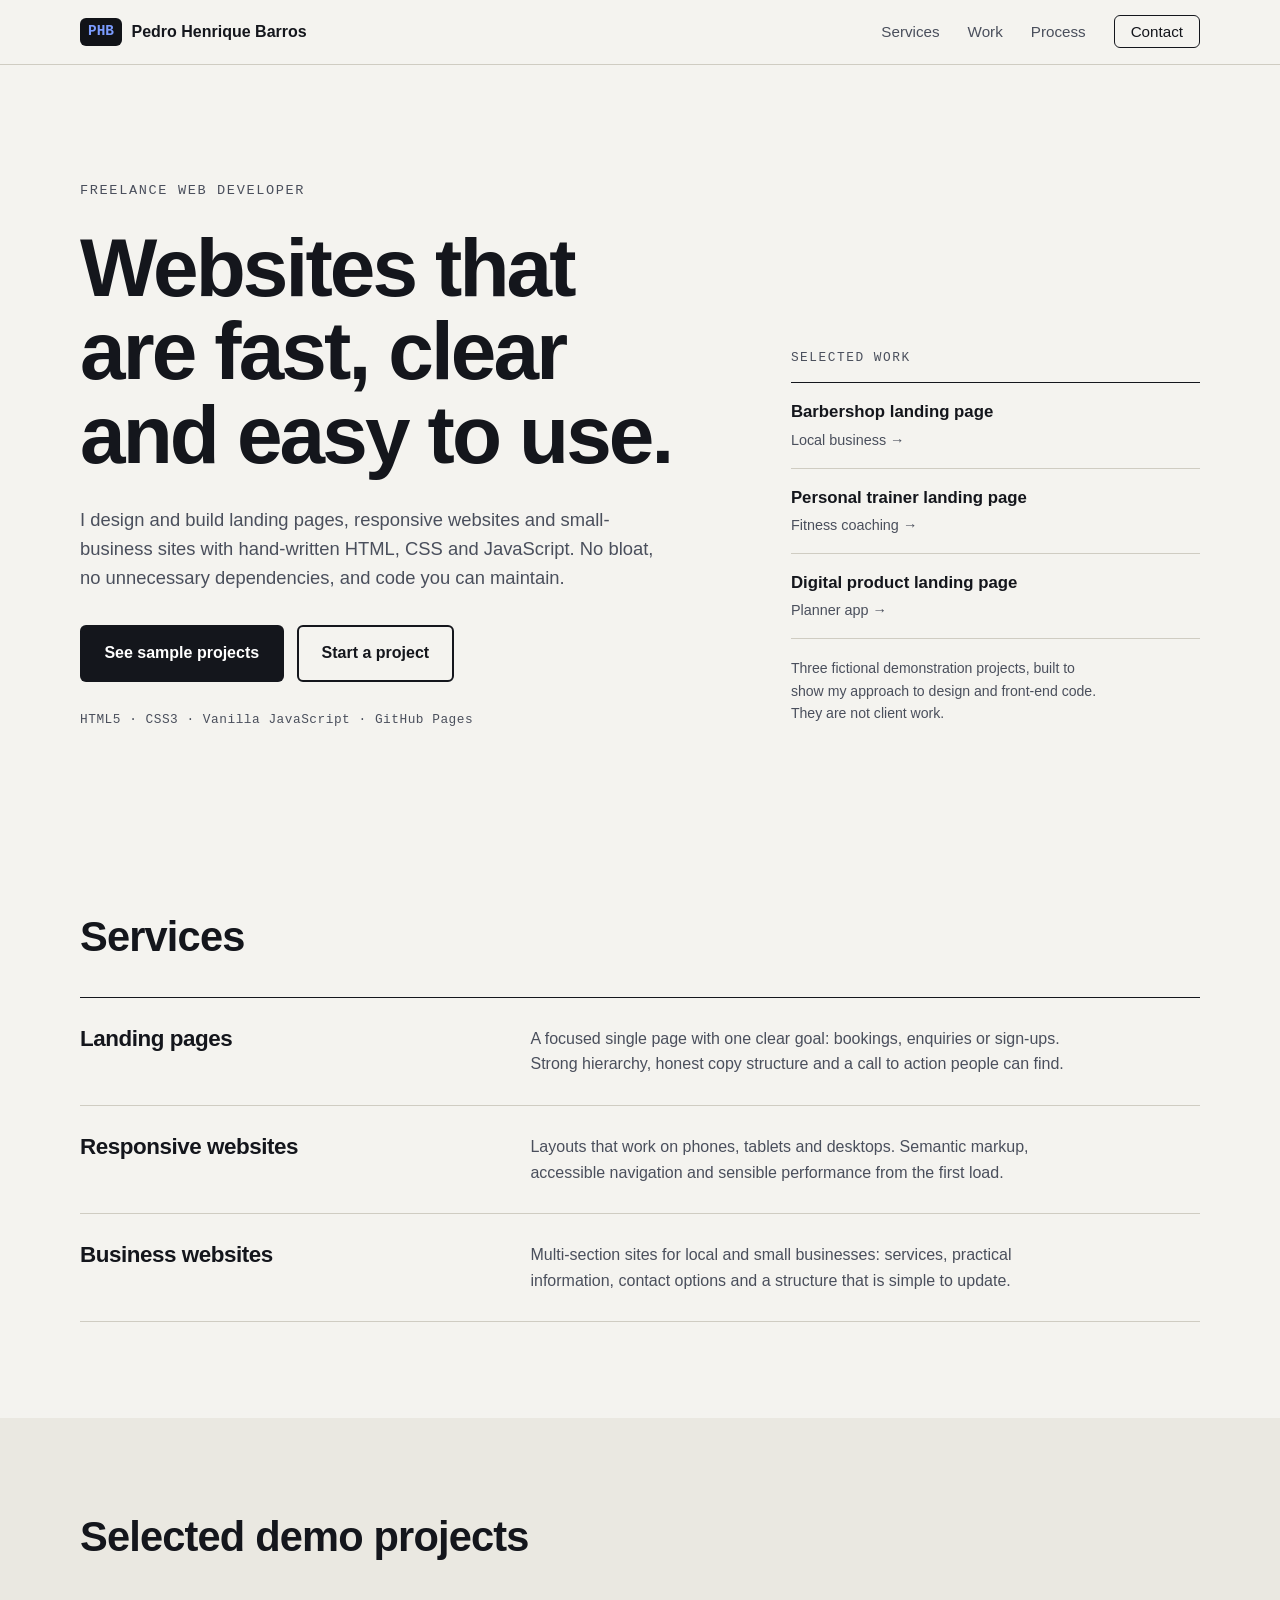
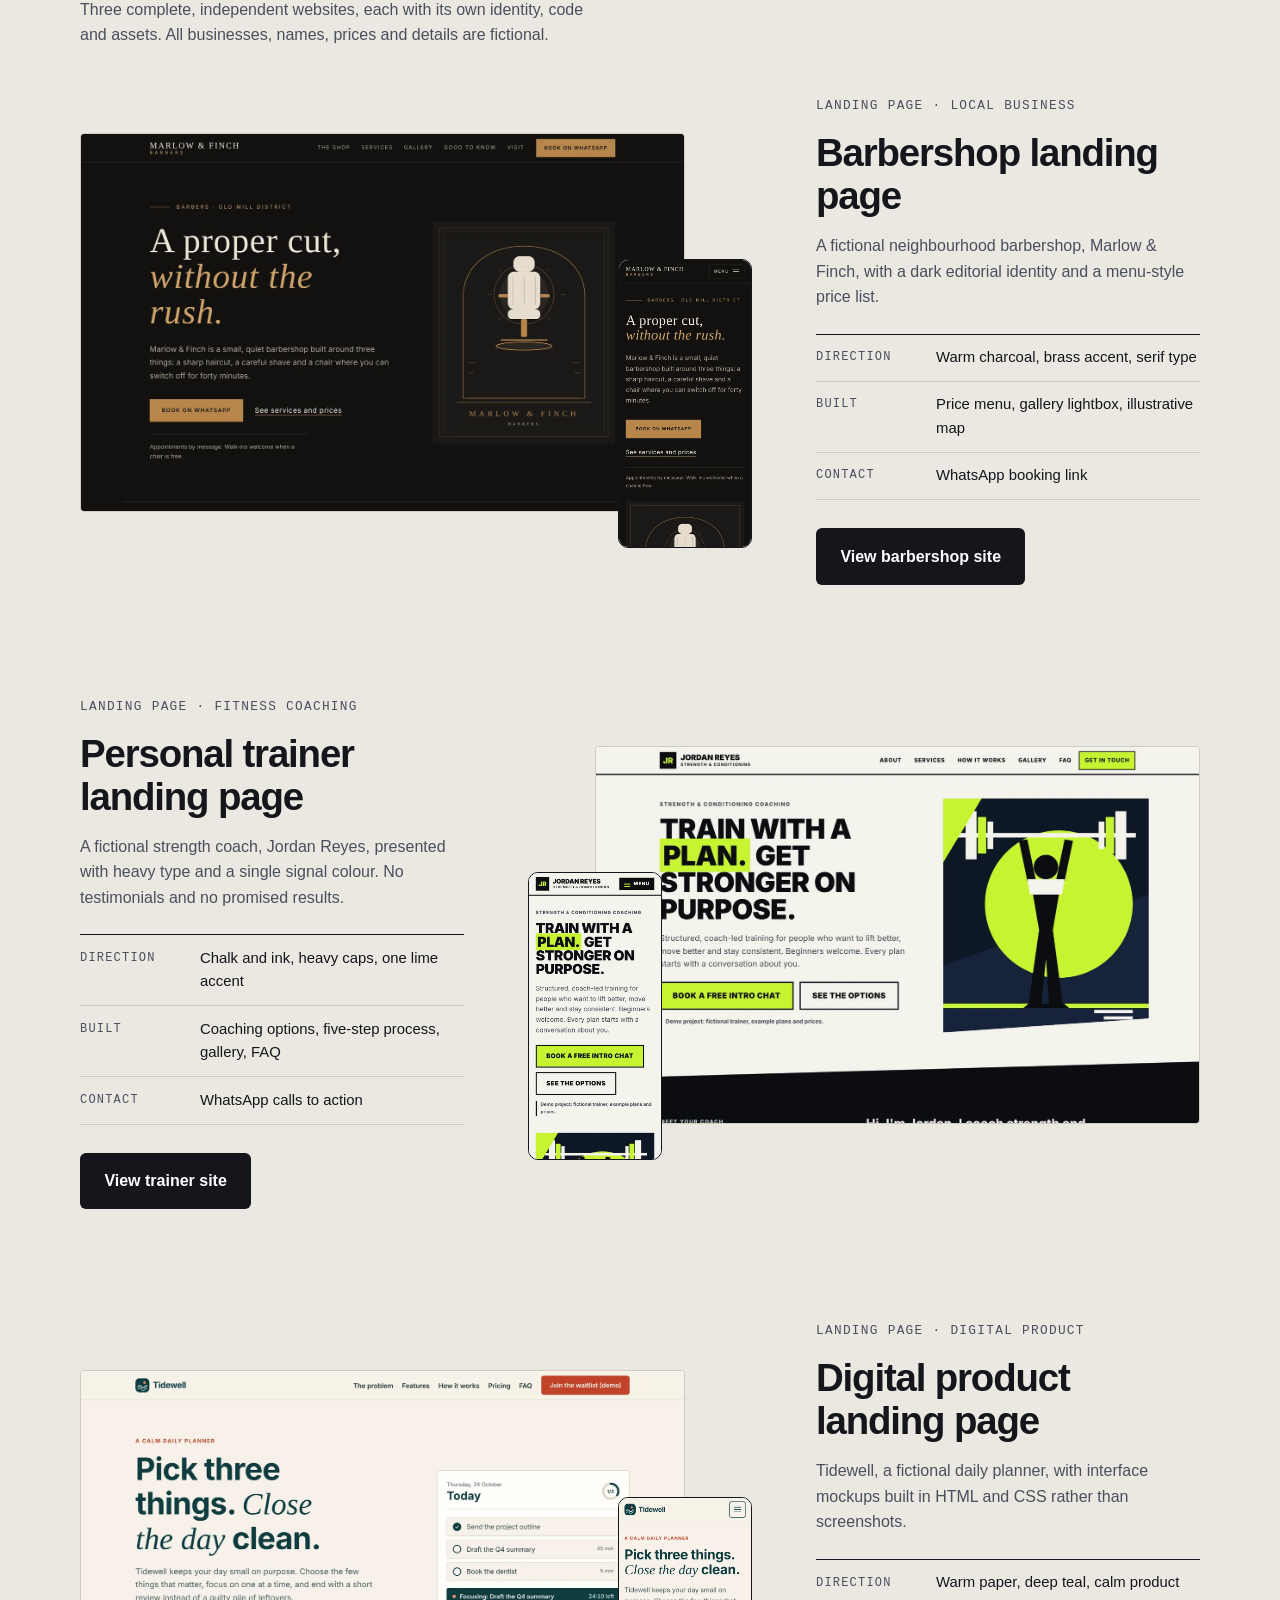
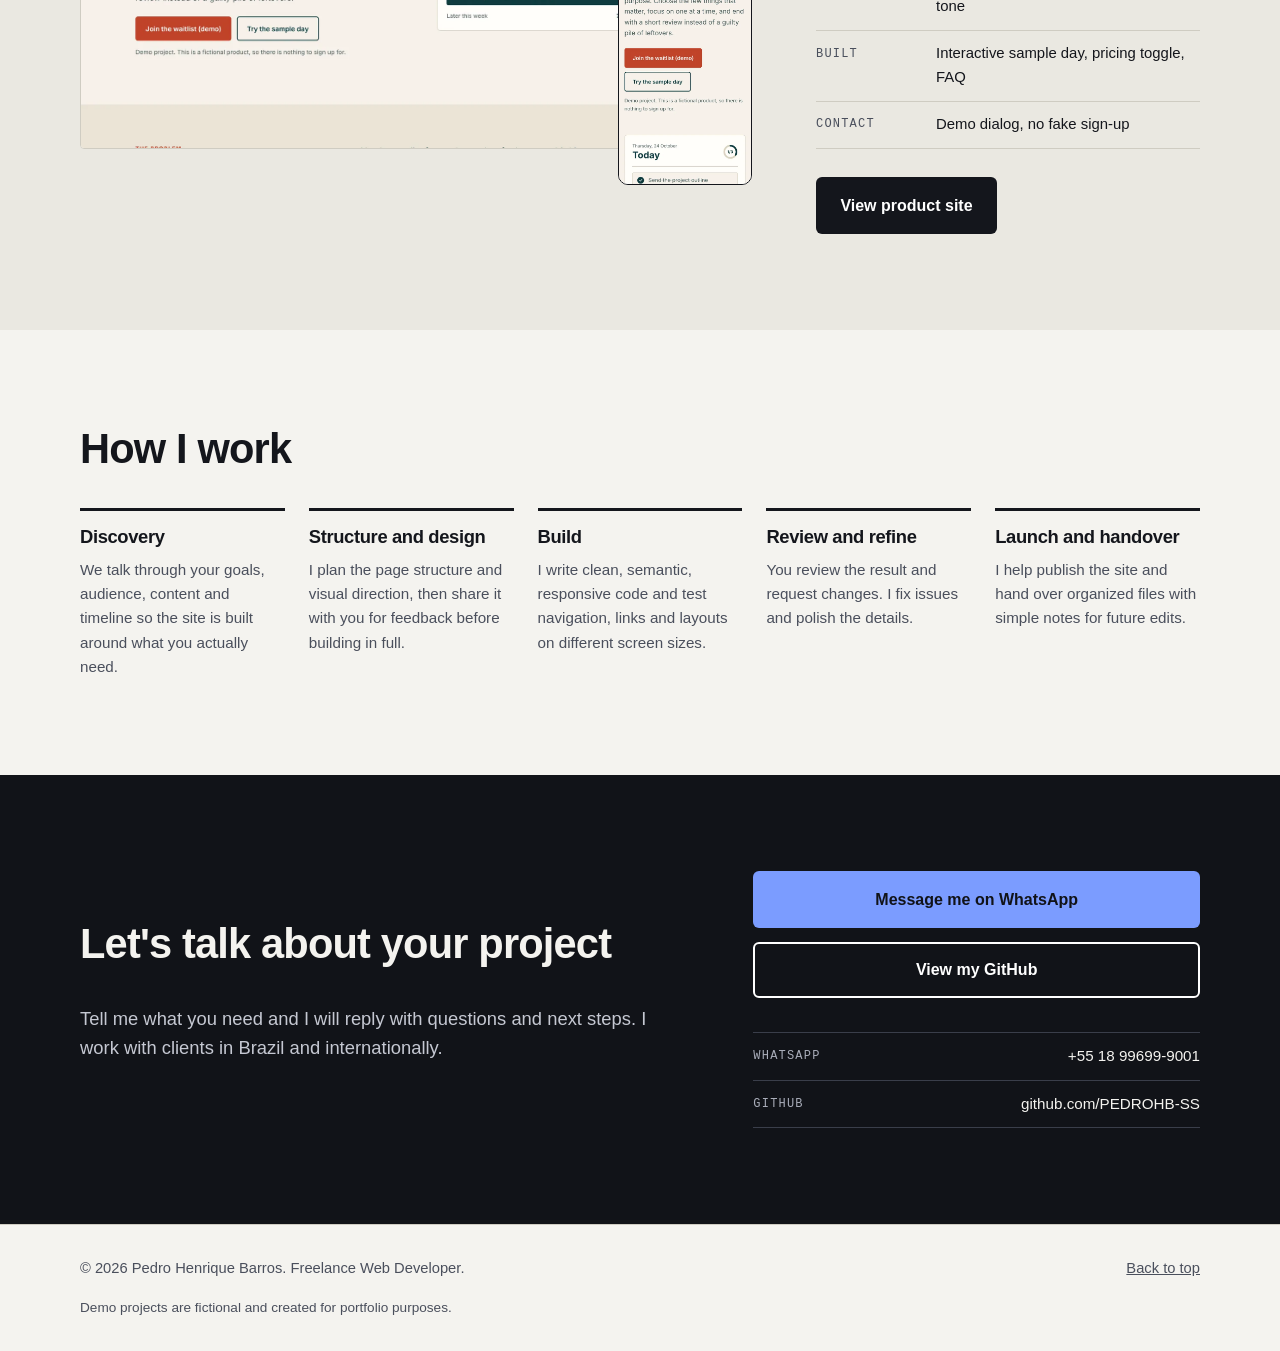
<file: index.html>
<!DOCTYPE html>
<html lang="en">
<head>
  <meta charset="utf-8">
  <meta http-equiv="Content-Security-Policy" content="default-src 'none'; script-src 'self'; style-src 'self'; img-src 'self'; base-uri 'none'; form-action 'none'">
  <meta name="viewport" content="width=device-width, initial-scale=1">
  <title>Pedro Henrique Barros — Freelance Web Developer</title>
  <meta name="description" content="Freelance web developer building fast, responsive landing pages and business websites with clean HTML, CSS and JavaScript.">
  <meta name="theme-color" content="#f4f3ef">
  <meta property="og:title" content="Pedro Henrique Barros — Freelance Web Developer">
  <meta property="og:description" content="Landing pages, responsive websites and business websites, built with clean HTML, CSS and JavaScript.">
  <meta property="og:type" content="website">
  <link rel="icon" href="assets/favicon.svg" type="image/svg+xml">
  <link rel="stylesheet" href="style.css">
</head>
<body>
  <a class="skip-link" href="#main">Skip to main content</a>

  <header class="site-header">
    <div class="wrap header-inner">
      <a class="brand" href="#top" aria-label="Pedro Henrique Barros, home">
        <span class="brand-mark" aria-hidden="true">PHB</span>
        <span>Pedro Henrique Barros</span>
      </a>
      <button class="nav-toggle" type="button" aria-expanded="false" aria-controls="site-nav">
        <span class="nav-toggle-label">Menu</span>
      </button>
      <nav id="site-nav" class="site-nav" aria-label="Primary">
        <ul>
          <li><a href="#services">Services</a></li>
          <li><a href="#work">Work</a></li>
          <li><a href="#process">Process</a></li>
          <li><a class="nav-cta" href="#contact">Contact</a></li>
        </ul>
      </nav>
    </div>
  </header>

  <main id="main">
    <section class="hero" id="top">
      <div class="wrap hero-grid">
        <div class="hero-copy">
          <p class="eyebrow">Freelance Web Developer</p>
          <h1>Websites that are fast, clear and easy to use.</h1>
          <p class="lead">I design and build landing pages, responsive websites and small-business sites with hand-written HTML, CSS and JavaScript. No bloat, no unnecessary dependencies, and code you can maintain.</p>
          <div class="hero-actions">
            <a class="btn btn-primary" href="#work">See sample projects</a>
            <a class="btn btn-ghost" href="#contact">Start a project</a>
          </div>
          <p class="stack-line">HTML5 · CSS3 · Vanilla JavaScript · GitHub Pages</p>
        </div>
        <aside class="hero-index" aria-labelledby="index-title">
          <p class="index-title" id="index-title">Selected work</p>
          <ul class="index-list">
            <li><a href="projects/barbershop-landing-page/index.html"><span>Barbershop landing page</span><span class="index-meta">Local business <span aria-hidden="true">&rarr;</span></span></a></li>
            <li><a href="projects/personal-trainer-landing-page/index.html"><span>Personal trainer landing page</span><span class="index-meta">Fitness coaching <span aria-hidden="true">&rarr;</span></span></a></li>
            <li><a href="projects/digital-product-landing-page/index.html"><span>Digital product landing page</span><span class="index-meta">Planner app <span aria-hidden="true">&rarr;</span></span></a></li>
          </ul>
          <p class="index-note">Three fictional demonstration projects, built to show my approach to design and front-end code. They are not client work.</p>
        </aside>
      </div>
    </section>

    <section class="section" id="services" aria-labelledby="services-title">
      <div class="wrap">
        <div class="section-head">
          <h2 id="services-title">Services</h2>
        </div>
        <ol class="service-list">
          <li class="service">
            <h3>Landing pages</h3>
            <p>A focused single page with one clear goal: bookings, enquiries or sign-ups. Strong hierarchy, honest copy structure and a call to action people can find.</p>
          </li>
          <li class="service">
            <h3>Responsive websites</h3>
            <p>Layouts that work on phones, tablets and desktops. Semantic markup, accessible navigation and sensible performance from the first load.</p>
          </li>
          <li class="service">
            <h3>Business websites</h3>
            <p>Multi-section sites for local and small businesses: services, practical information, contact options and a structure that is simple to update.</p>
          </li>
        </ol>
      </div>
    </section>

    <section class="section section-alt" id="work" aria-labelledby="work-title">
      <div class="wrap">
        <div class="section-head">
          <h2 id="work-title">Selected demo projects</h2>
        </div>
        <p class="section-intro">Three complete, independent websites, each with its own identity, code and assets. All businesses, names, prices and details are fictional.</p>

        <div class="projects">
          <article class="project">
            <a class="project-media" href="projects/barbershop-landing-page/index.html" tabindex="-1" aria-hidden="true">
              <img class="shot-desktop" src="assets/work-barbershop-desktop.webp" alt="" width="1400" height="875" loading="lazy">
              <img class="shot-mobile" src="assets/work-barbershop-mobile.webp" alt="" width="520" height="1125" loading="lazy">
            </a>
            <div class="project-body">
              <p class="project-type">Landing page · Local business</p>
              <h3>Barbershop landing page</h3>
              <p>A fictional neighbourhood barbershop, Marlow &amp; Finch, with a dark editorial identity and a menu-style price list.</p>
              <dl class="project-facts">
                <div><dt>Direction</dt><dd>Warm charcoal, brass accent, serif type</dd></div>
                <div><dt>Built</dt><dd>Price menu, gallery lightbox, illustrative map</dd></div>
                <div><dt>Contact</dt><dd>WhatsApp booking link</dd></div>
              </dl>
              <a class="btn btn-primary" href="projects/barbershop-landing-page/index.html">View barbershop site<span class="sr-only"> (opens the demo project)</span></a>
            </div>
          </article>

          <article class="project project-reverse">
            <a class="project-media" href="projects/personal-trainer-landing-page/index.html" tabindex="-1" aria-hidden="true">
              <img class="shot-desktop" src="assets/work-personal-trainer-desktop.webp" alt="" width="1400" height="875" loading="lazy">
              <img class="shot-mobile" src="assets/work-personal-trainer-mobile.webp" alt="" width="520" height="1125" loading="lazy">
            </a>
            <div class="project-body">
              <p class="project-type">Landing page · Fitness coaching</p>
              <h3>Personal trainer landing page</h3>
              <p>A fictional strength coach, Jordan Reyes, presented with heavy type and a single signal colour. No testimonials and no promised results.</p>
              <dl class="project-facts">
                <div><dt>Direction</dt><dd>Chalk and ink, heavy caps, one lime accent</dd></div>
                <div><dt>Built</dt><dd>Coaching options, five-step process, gallery, FAQ</dd></div>
                <div><dt>Contact</dt><dd>WhatsApp calls to action</dd></div>
              </dl>
              <a class="btn btn-primary" href="projects/personal-trainer-landing-page/index.html">View trainer site<span class="sr-only"> (opens the demo project)</span></a>
            </div>
          </article>

          <article class="project">
            <a class="project-media" href="projects/digital-product-landing-page/index.html" tabindex="-1" aria-hidden="true">
              <img class="shot-desktop" src="assets/work-digital-product-desktop.webp" alt="" width="1400" height="875" loading="lazy">
              <img class="shot-mobile" src="assets/work-digital-product-mobile.webp" alt="" width="520" height="1125" loading="lazy">
            </a>
            <div class="project-body">
              <p class="project-type">Landing page · Digital product</p>
              <h3>Digital product landing page</h3>
              <p>Tidewell, a fictional daily planner, with interface mockups built in HTML and CSS rather than screenshots.</p>
              <dl class="project-facts">
                <div><dt>Direction</dt><dd>Warm paper, deep teal, calm product tone</dd></div>
                <div><dt>Built</dt><dd>Interactive sample day, pricing toggle, FAQ</dd></div>
                <div><dt>Contact</dt><dd>Demo dialog, no fake sign-up</dd></div>
              </dl>
              <a class="btn btn-primary" href="projects/digital-product-landing-page/index.html">View product site<span class="sr-only"> (opens the demo project)</span></a>
            </div>
          </article>
        </div>
      </div>
    </section>

    <section class="section" id="process" aria-labelledby="process-title">
      <div class="wrap">
        <div class="section-head">
          <h2 id="process-title">How I work</h2>
        </div>
        <ol class="steps">
          <li><h3>Discovery</h3><p>We talk through your goals, audience, content and timeline so the site is built around what you actually need.</p></li>
          <li><h3>Structure and design</h3><p>I plan the page structure and visual direction, then share it with you for feedback before building in full.</p></li>
          <li><h3>Build</h3><p>I write clean, semantic, responsive code and test navigation, links and layouts on different screen sizes.</p></li>
          <li><h3>Review and refine</h3><p>You review the result and request changes. I fix issues and polish the details.</p></li>
          <li><h3>Launch and handover</h3><p>I help publish the site and hand over organized files with simple notes for future edits.</p></li>
        </ol>
      </div>
    </section>

    <section class="section section-dark" id="contact" aria-labelledby="contact-title">
      <div class="wrap contact-grid">
        <div>
          <div class="section-head">
            <h2 id="contact-title">Let's talk about your project</h2>
          </div>
          <p class="lead">Tell me what you need and I will reply with questions and next steps. I work with clients in Brazil and internationally.</p>
        </div>
        <div class="contact-actions">
          <!-- Contact details are set in the CONFIG object in script.js. -->
          <a class="btn btn-accent" href="https://wa.me/5518996999001" data-whatsapp>Message me on WhatsApp</a>
          <a class="btn btn-outline" href="https://github.com/PEDROHB-SS" data-github rel="noopener noreferrer" target="_blank">View my GitHub<span class="sr-only"> (opens in a new tab)</span></a>
          <dl class="contact-details" hidden>
            <div><dt>WhatsApp</dt><dd data-whatsapp-display></dd></div>
            <div><dt>GitHub</dt><dd data-github-display></dd></div>
          </dl>
        </div>
      </div>
    </section>
  </main>

  <footer class="site-footer">
    <div class="wrap footer-inner">
      <p>&copy; <span data-year>2026</span> Pedro Henrique Barros. Freelance Web Developer.</p>
      <p class="footer-small">Demo projects are fictional and created for portfolio purposes.</p>
      <a href="#top">Back to top</a>
    </div>
  </footer>

  <script src="script.js"></script>
</body>
</html>
</file>
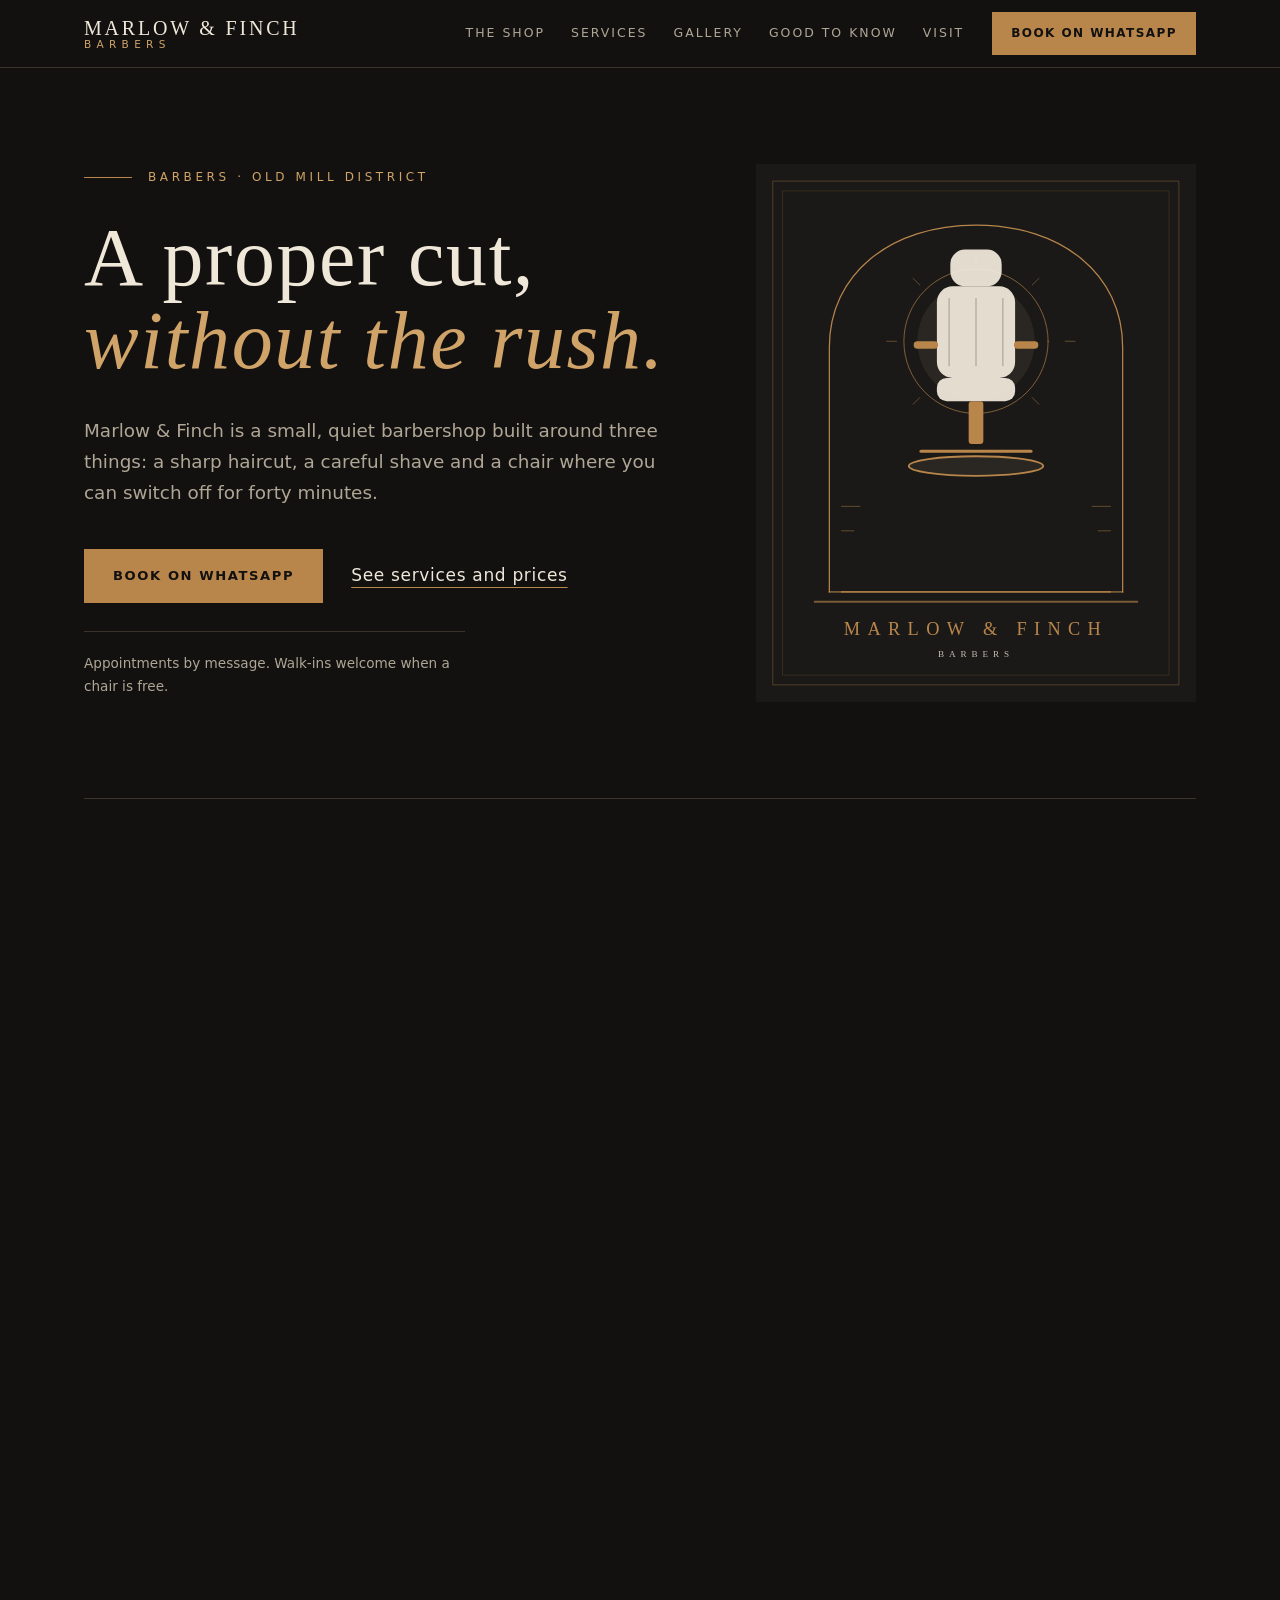
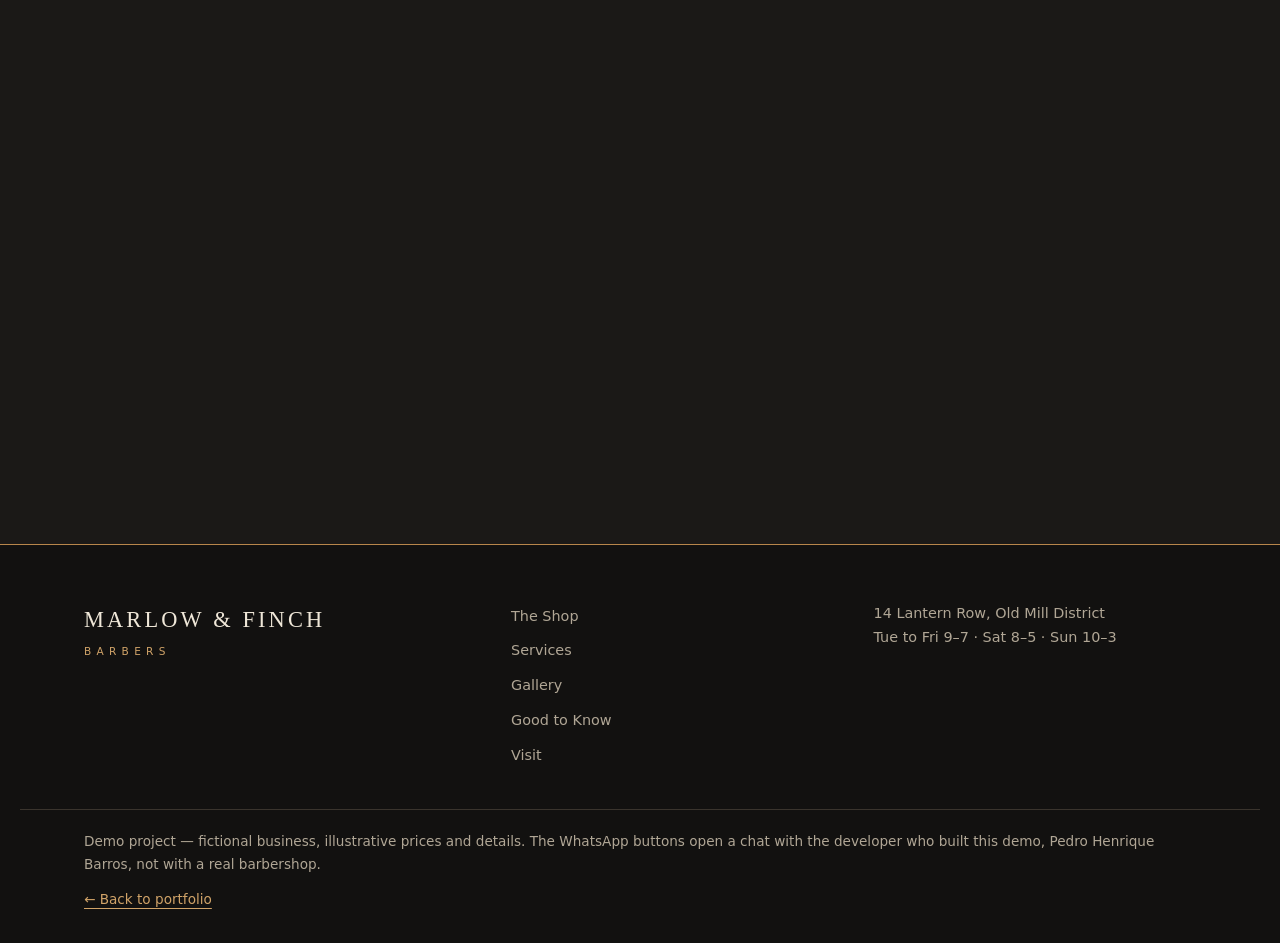
<file: projects/barbershop-landing-page/index.html>
<!DOCTYPE html>
<html lang="en">
<head>
<meta charset="utf-8">
<meta http-equiv="Content-Security-Policy" content="default-src 'none'; script-src 'self' 'sha256-WZRJfWvsnNCPcxzZwvyhovnZGqhZaC+8gPGPRbx6wTk='; style-src 'self'; img-src 'self'; base-uri 'none'; form-action 'none'">
<meta name="viewport" content="width=device-width, initial-scale=1">
<title>Marlow &amp; Finch Barbers | Classic Cuts and Hot Towel Shaves</title>
<meta name="description" content="Marlow &amp; Finch Barbers is a fictional demo barbershop: classic cuts, beard work and hot towel shaves in an unhurried, old-school setting.">
<meta name="theme-color" content="#121110">
<meta property="og:type" content="website">
<meta property="og:title" content="Marlow &amp; Finch Barbers">
<meta property="og:description" content="Classic cuts, beard work and hot towel shaves. A demo landing page for a fictional barbershop.">
<meta property="og:image" content="assets/hero.svg">
<link rel="icon" href="assets/favicon.svg" type="image/svg+xml">
<link rel="stylesheet" href="style.css">
<script>document.documentElement.classList.add("js");</script>
<!--
  Note for the developer: every image in assets/ is an original SVG illustration
  made as a stand-in. Swap them for real photography of the shop and its work
  before using this template for an actual client.
-->
</head>
<body>
<a class="skip-link" href="#main">Skip to main content</a>

<header class="site-header" id="top">
  <div class="header-inner">
    <a class="brand" href="#top" aria-label="Marlow &amp; Finch Barbers, back to top">
      <span class="brand-name">Marlow <span aria-hidden="true">&amp;</span><span class="visually-hidden">and</span> Finch</span>
      <span class="brand-sub">Barbers</span>
    </a>
    <button class="menu-toggle" type="button" aria-expanded="false" aria-controls="site-nav">
      <span class="menu-label">Menu</span>
      <span class="menu-icon" aria-hidden="true"></span>
    </button>
    <nav id="site-nav" class="site-nav" aria-label="Primary">
      <ul>
        <li><a href="#story">The Shop</a></li>
        <li><a href="#services">Services</a></li>
        <li><a href="#gallery">Gallery</a></li>
        <li><a href="#experience">Good to Know</a></li>
        <li><a href="#visit">Visit</a></li>
      </ul>
      <a class="btn btn-small" href="https://wa.me/5518996999001" data-whatsapp>Book on WhatsApp</a>
    </nav>
  </div>
</header>

<main id="main">
  <section class="hero" aria-labelledby="hero-title">
    <div class="hero-copy">
      <p class="eyebrow">Barbers &middot; Old Mill District</p>
      <h1 id="hero-title">A proper cut,<br><em>without the rush.</em></h1>
      <p class="lead">Marlow &amp; Finch is a small, quiet barbershop built around three things: a sharp haircut, a careful shave and a chair where you can switch off for forty minutes.</p>
      <div class="hero-actions">
        <a class="btn" href="https://wa.me/5518996999001" data-whatsapp>Book on WhatsApp</a>
        <a class="text-link" href="#services">See services and prices</a>
      </div>
      <p class="hero-note">Appointments by message. Walk-ins welcome when a chair is free.</p>
    </div>
    <figure class="hero-art">
      <img src="assets/hero.svg" width="720" height="880" fetchpriority="high" alt="Line illustration of a vintage barber chair framed by an arch, with the shop name beneath it.">
    </figure>
  </section>

  <section class="section story" id="story" aria-labelledby="story-title">
    <div class="section-head reveal">
      <h2 id="story-title">The Shop</h2>
    </div>
    <div class="story-body">
      <p class="story-lede reveal">We wanted a barbershop that feels like a good local pub: warm, unhurried and a little bit old-fashioned, but with modern standards of cleanliness and craft.</p>
      <div class="story-cols reveal">
        <p>Our barbers train in classic techniques, scissor-over-comb, clipper fades and straight razor work, and we take the time to talk through what you actually want before the first snip.</p>
        <p>The shop is small on purpose. Two chairs, good light, a decent playlist and no one watching the clock over your shoulder. Come in for a tidy-up or a full ritual, and leave looking like yourself on a very good day.</p>
      </div>
      <ul class="facts reveal">
        <li><span class="facts-k">Two chairs</span><span class="facts-v">Never a crowded floor</span></li>
        <li><span class="facts-k">By appointment</span><span class="facts-v">Walk-ins when space allows</span></li>
        <li><span class="facts-k">Hot towels</span><span class="facts-v">Fresh for every shave</span></li>
      </ul>
    </div>
  </section>

  <section class="section services section-rail" id="services" aria-labelledby="services-title">
    <div class="section-head reveal">
      <h2 id="services-title">Services</h2>
      <p class="section-sub">Illustrative prices for this demo. All services include a neck brush-off and a finishing product.</p>
    </div>
    <div class="menu-wrap">
      <div class="menu-group reveal">
        <h3>Hair</h3>
        <ul class="menu">
          <li><span class="item"><span class="name">Classic Cut</span><span class="desc">Scissor or clipper, wash and style</span></span><span class="price">$38</span></li>
          <li><span class="item"><span class="name">Skin Fade</span><span class="desc">Tight blend, finished with a razor line</span></span><span class="price">$42</span></li>
          <li><span class="item"><span class="name">Kids Cut</span><span class="desc">Under 12, patience included</span></span><span class="price">$26</span></li>
          <li><span class="item"><span class="name">Senior Cut</span><span class="desc">Ages 65 and over, Tuesday to Friday</span></span><span class="price">$30</span></li>
        </ul>
      </div>
      <div class="menu-group reveal">
        <h3>Beard &amp; Shave</h3>
        <ul class="menu">
          <li><span class="item"><span class="name">Beard Trim</span><span class="desc">Shape, line and conditioning oil</span></span><span class="price">$24</span></li>
          <li><span class="item"><span class="name">Hot Towel Shave</span><span class="desc">Pre-shave oil, lather, straight razor, balm</span></span><span class="price">$45</span></li>
          <li><span class="item"><span class="name">Neck &amp; Line-Up</span><span class="desc">Between-cut tidy, around 15 minutes</span></span><span class="price">$14</span></li>
        </ul>
      </div>
      <div class="menu-group menu-feature reveal">
        <h3>The Full Ritual</h3>
        <ul class="menu">
          <li><span class="item"><span class="name">Cut &amp; Shave</span><span class="desc">Classic cut plus hot towel shave, about 75 minutes</span></span><span class="price">$78</span></li>
          <li><span class="item"><span class="name">Cut &amp; Beard</span><span class="desc">Classic cut plus beard trim, about 60 minutes</span></span><span class="price">$55</span></li>
        </ul>
        <a class="btn" href="https://wa.me/5518996999001" data-whatsapp>Book on WhatsApp</a>
      </div>
    </div>
  </section>

  <section class="section gallery" id="gallery" aria-labelledby="gallery-title">
    <div class="section-head reveal">
      <h2 id="gallery-title">Gallery</h2>
      <p class="section-sub">Tools of the trade, drawn for this demo. Select any piece to view it larger.</p>
    </div>
    <ul class="gallery-grid">
      <li class="g1 reveal"><button type="button" class="g-btn" data-full="assets/chair.svg" data-caption="The chair: leather, steel and plenty of legroom."><img src="assets/chair.svg" width="800" height="600" loading="lazy" alt="Line illustration of a front-facing leather barber chair on a round base."><span class="g-cap">The Chair</span></button></li>
      <li class="g2 reveal"><button type="button" class="g-btn" data-full="assets/razor.svg" data-caption="The straight razor, honed and stropped before every shave."><img src="assets/razor.svg" width="800" height="600" loading="lazy" alt="Illustration of an open straight razor with a dark handle."><span class="g-cap">Straight Razor</span></button></li>
      <li class="g3 reveal"><button type="button" class="g-btn" data-full="assets/brush-mug.svg" data-caption="Shaving mug and brush: lather made by hand."><img src="assets/brush-mug.svg" width="800" height="600" loading="lazy" alt="Illustration of a shaving mug overflowing with lather beside a badger-style brush."><span class="g-cap">Brush &amp; Mug</span></button></li>
      <li class="g4 reveal"><button type="button" class="g-btn" data-full="assets/comb-scissors.svg" data-caption="Comb and shears, the foundation of every classic cut."><img src="assets/comb-scissors.svg" width="800" height="600" loading="lazy" alt="Illustration of a fine-tooth comb crossed with a pair of barber scissors."><span class="g-cap">Comb &amp; Shears</span></button></li>
      <li class="g5 reveal"><button type="button" class="g-btn" data-full="assets/pole.svg" data-caption="The pole by the door, the oldest sign in the trade."><img src="assets/pole.svg" width="800" height="600" loading="lazy" alt="Illustration of a striped barber pole with brass caps."><span class="g-cap">The Pole</span></button></li>
      <li class="g6 reveal"><button type="button" class="g-btn" data-full="assets/mirror.svg" data-caption="An oval mirror for the final check."><img src="assets/mirror.svg" width="800" height="600" loading="lazy" alt="Illustration of an oval standing mirror with a brass frame and highlights on the glass."><span class="g-cap">The Mirror</span></button></li>
      <li class="g7 reveal"><button type="button" class="g-btn" data-full="assets/clippers.svg" data-caption="Clippers for fades, kept clean and oiled."><img src="assets/clippers.svg" width="800" height="600" loading="lazy" alt="Illustration of a pair of hair clippers with a brass dial."><span class="g-cap">Clippers</span></button></li>
      <li class="g8 reveal"><button type="button" class="g-btn" data-full="assets/tonic.svg" data-caption="Tonic bottle and a stack of folded towels, steaming."><img src="assets/tonic.svg" width="800" height="600" loading="lazy" alt="Illustration of a hair tonic bottle next to a stack of folded hot towels with steam rising."><span class="g-cap">Tonic &amp; Towels</span></button></li>
    </ul>
  </section>

  <section class="section experience section-rail" id="experience" aria-labelledby="exp-title">
    <div class="section-head reveal">
      <h2 id="exp-title">Good to Know</h2>
      <p class="section-sub">What to expect when you walk in.</p>
    </div>
    <dl class="info-list">
      <div class="reveal"><dt>The consultation</dt><dd>Every visit starts with a few minutes of conversation. Bring a photo if it helps. We will tell you honestly what works for your hair.</dd></div>
      <div class="reveal"><dt>Booking</dt><dd>Message us on WhatsApp with your preferred service and time. We reply during opening hours. A booking is only confirmed once a barber replies.</dd></div>
      <div class="reveal"><dt>Running late</dt><dd>Let us know. We hold your chair for 10 minutes; after that we may offer it to a walk-in.</dd></div>
      <div class="reveal"><dt>Cancellations</dt><dd>Please give at least 12 hours notice so we can offer the slot to someone else.</dd></div>
      <div class="reveal"><dt>Payment</dt><dd>Card, contactless and cash. Tips are appreciated but never expected.</dd></div>
      <div class="reveal"><dt>Hygiene</dt><dd>Tools are cleaned and disinfected between clients, capes and towels are fresh, and razor blades are single-use.</dd></div>
    </dl>
  </section>

  <section class="section visit" id="visit" aria-labelledby="visit-title">
    <div class="section-head reveal">
      <h2 id="visit-title">Visit</h2>
    </div>
    <div class="visit-grid">
      <div class="visit-info reveal">
        <address>
          <strong>Marlow &amp; Finch Barbers</strong><br>
          14 Lantern Row<br>
          Old Mill District<br>
          Fictional City, FC 00000
        </address>
        <p class="visit-note">Two minutes from the Brass Lane tram stop. Street parking on Lantern Row after 6 pm.</p>
        <table class="hours">
          <caption>Opening hours</caption>
          <thead><tr><th scope="col">Day</th><th scope="col">Hours</th></tr></thead>
          <tbody>
            <tr><th scope="row">Monday</th><td>Closed</td></tr>
            <tr><th scope="row">Tuesday to Friday</th><td>9:00 am to 7:00 pm</td></tr>
            <tr><th scope="row">Saturday</th><td>8:00 am to 5:00 pm</td></tr>
            <tr><th scope="row">Sunday</th><td>10:00 am to 3:00 pm</td></tr>
          </tbody>
        </table>
        <a class="btn" href="https://wa.me/5518996999001" data-whatsapp>Book on WhatsApp</a>
      </div>
      <figure class="map reveal">
        <svg viewBox="0 0 640 520" width="640" height="520" role="img" aria-labelledby="map-title map-desc" xmlns="http://www.w3.org/2000/svg">
          <title id="map-title">Illustrated map of the shop location</title>
          <desc id="map-desc">A stylized street map. Marlow and Finch Barbers sits on Lantern Row, one block from Brass Lane and the tram stop, near a small park and the river.</desc>
          <rect width="640" height="520" fill="#1b1917"/>
          <path d="M0 440c120-30 200 20 320-10s230-40 320-10v100H0z" fill="#26211c"/>
          <path d="M0 470c120-30 200 20 320-10s230-40 320-10" fill="none" stroke="#b8864b" stroke-width="1" opacity=".5"/>
          <g fill="#241f1b" stroke="#3a332c" stroke-width="1">
            <rect x="30" y="30" width="150" height="110"/><rect x="30" y="170" width="150" height="120"/>
            <rect x="210" y="30" width="190" height="110"/><rect x="430" y="30" width="180" height="110"/>
            <rect x="430" y="170" width="180" height="120"/><rect x="30" y="320" width="150" height="90"/>
            <rect x="430" y="320" width="180" height="90"/><rect x="210" y="320" width="190" height="90"/>
          </g>
          <rect x="210" y="170" width="190" height="120" fill="#202418" stroke="#3a332c"/>
          <g fill="#2f3624"><circle cx="250" cy="210" r="14"/><circle cx="300" cy="240" r="18"/><circle cx="350" cy="205" r="12"/><circle cx="365" cy="255" r="10"/></g>
          <g fill="none" stroke="#6d6354" stroke-width="2" opacity=".7"><path d="M0 155h640M0 305h640M195 0v430M415 0v430"/></g>
          <path d="M195 155h220" stroke="#b8864b" stroke-width="3" opacity=".9" fill="none"/>
          <g fill="#a89f90" font-family="Georgia, serif" font-size="12" letter-spacing="2">
            <text x="332" y="147" font-size="10" letter-spacing="1">LANTERN ROW</text>
            <text x="432" y="298" transform="rotate(90 432 298)" >BRASS LANE</text>
            <text x="276" y="196" font-size="10">THE PARK</text>
            <text x="260" y="500" font-size="10">RIVER FINCH</text>
          </g>
          <g transform="translate(300 155)">
            <circle r="26" fill="none" stroke="#b8864b" stroke-width="1" opacity=".6"/>
            <path d="M0 -4c-12 0-20-8-20-20 0-14 20-34 20-34s20 20 20 34c0 12-8 20-20 20z" transform="translate(0 20)" fill="#b8864b"/>
            <circle cy="-14" r="6" fill="#121110"/>
          </g>
          <g transform="translate(415 305)"><rect x="-10" y="-10" width="20" height="20" fill="#121110" stroke="#efe7d8" stroke-width="1.5"/><text x="0" y="5" text-anchor="middle" font-family="Georgia, serif" font-size="13" fill="#efe7d8">T</text></g>
          <g transform="translate(560 70)" stroke="#a89f90" fill="none" stroke-width="1.2"><circle r="22"/><path d="M0 -18v36M-6 -8l6-10 6 10" /><text x="0" y="-26" text-anchor="middle" fill="#a89f90" stroke="none" font-family="Georgia, serif" font-size="11">N</text></g>
        </svg>
        <figcaption>Illustrative map. The location is fictional. Shop marked in brass, tram stop marked T.</figcaption>
      </figure>
    </div>
  </section>

  <section class="cta" aria-labelledby="cta-title">
    <h2 id="cta-title" class="reveal">Your chair is waiting.</h2>
    <p class="reveal">Send us a message with the service and day you have in mind.</p>
    <a class="btn reveal" href="https://wa.me/5518996999001" data-whatsapp>Book on WhatsApp</a>
  </section>
</main>

<footer class="site-footer">
  <div class="footer-inner">
    <div class="footer-brand">
      <p class="brand-name">Marlow <span aria-hidden="true">&amp;</span><span class="visually-hidden">and</span> Finch</p>
      <p class="brand-sub">Barbers</p>
    </div>
    <nav aria-label="Footer">
      <ul>
        <li><a href="#story">The Shop</a></li>
        <li><a href="#services">Services</a></li>
        <li><a href="#gallery">Gallery</a></li>
        <li><a href="#experience">Good to Know</a></li>
        <li><a href="#visit">Visit</a></li>
      </ul>
    </nav>
    <div class="footer-meta">
      <p>14 Lantern Row, Old Mill District</p>
      <p>Tue to Fri 9&ndash;7 &middot; Sat 8&ndash;5 &middot; Sun 10&ndash;3</p>
    </div>
  </div>
  <div class="footer-base">
    <p class="demo-note">Demo project &mdash; fictional business, illustrative prices and details. The WhatsApp buttons open a chat with the developer who built this demo, Pedro Henrique Barros, not with a real barbershop.</p>
    <p><a class="back-link" href="../../index.html">&larr; Back to portfolio</a></p>
  </div>
</footer>

<dialog class="lightbox" id="lightbox" aria-label="Image viewer">
  <figure>
    <img id="lightbox-img" alt="" width="800" height="600">
    <figcaption id="lightbox-caption"></figcaption>
  </figure>
  <div class="lightbox-controls">
    <button type="button" class="lb-btn" id="lb-prev" aria-label="Previous image">&larr; Prev</button>
    <button type="button" class="lb-btn" id="lb-close">Close</button>
    <button type="button" class="lb-btn" id="lb-next" aria-label="Next image">Next &rarr;</button>
  </div>
</dialog>

<script src="script.js"></script>
</body>
</html>
</file>
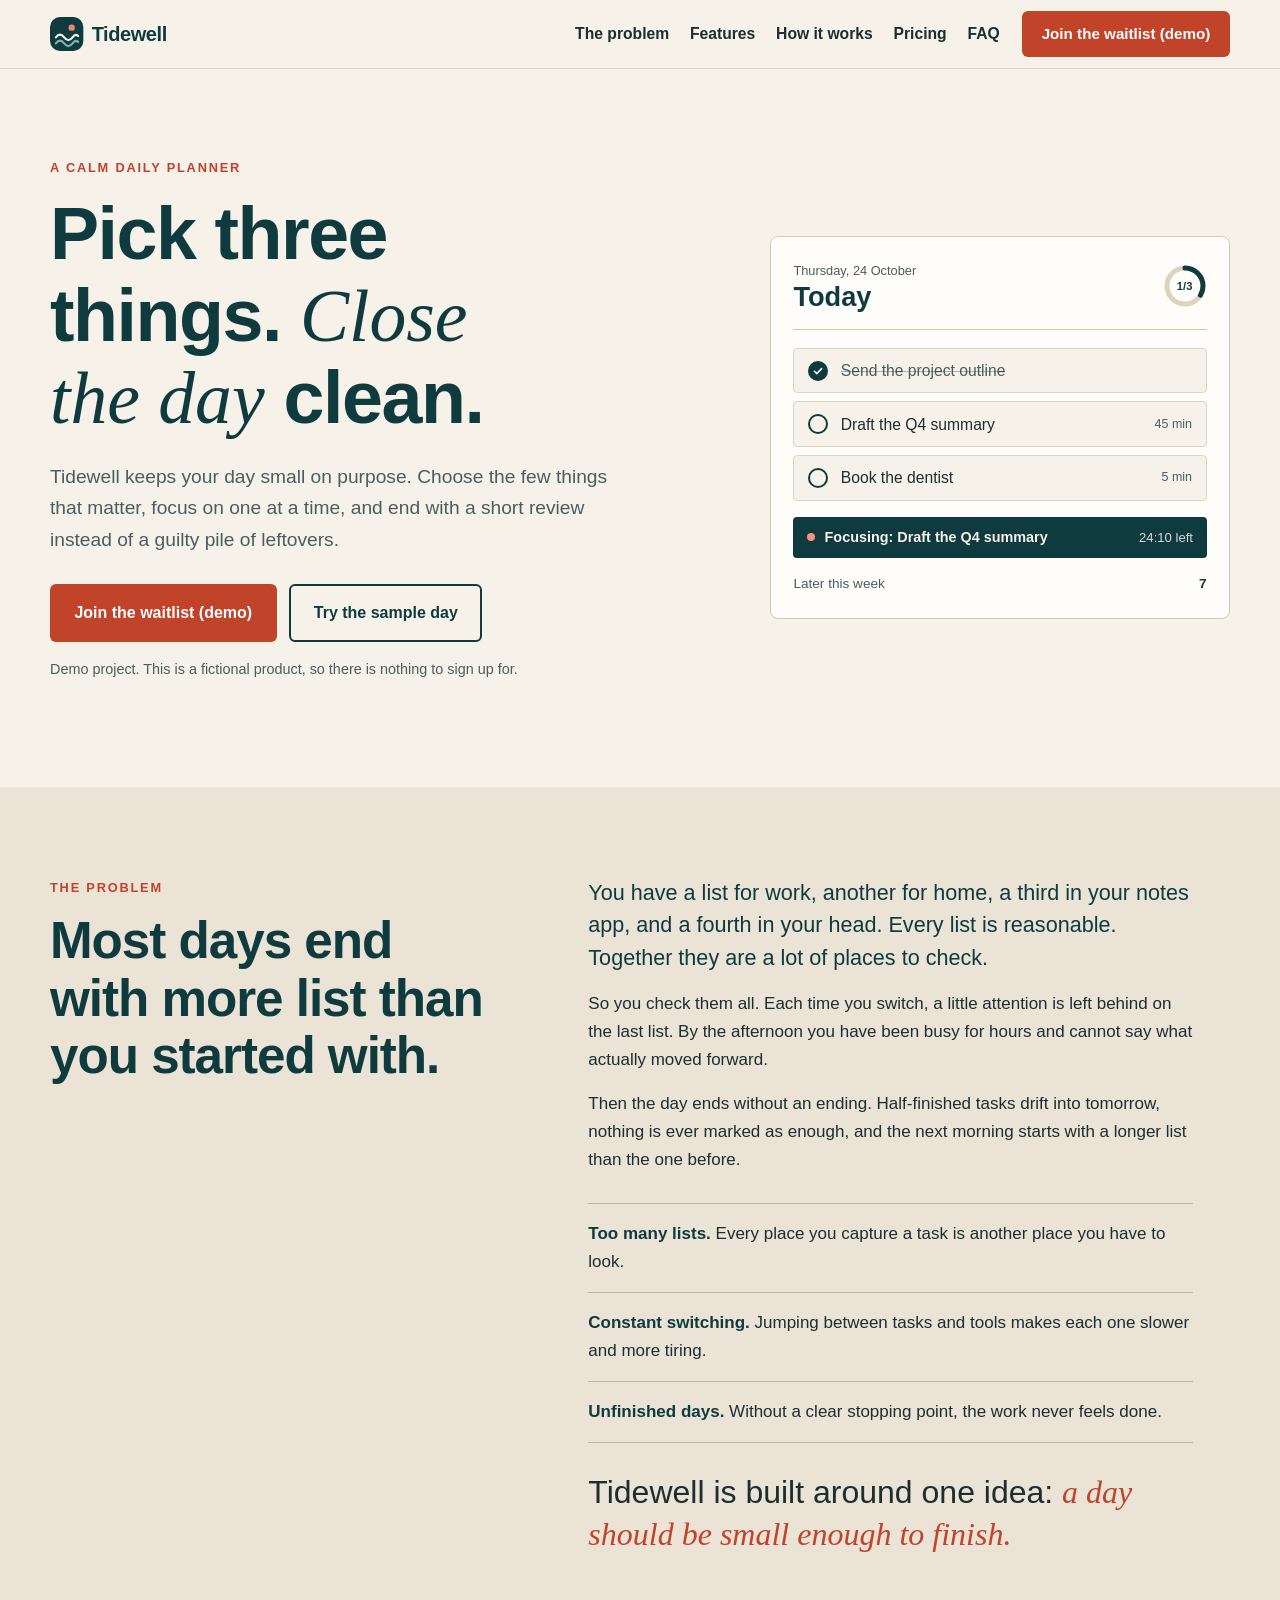
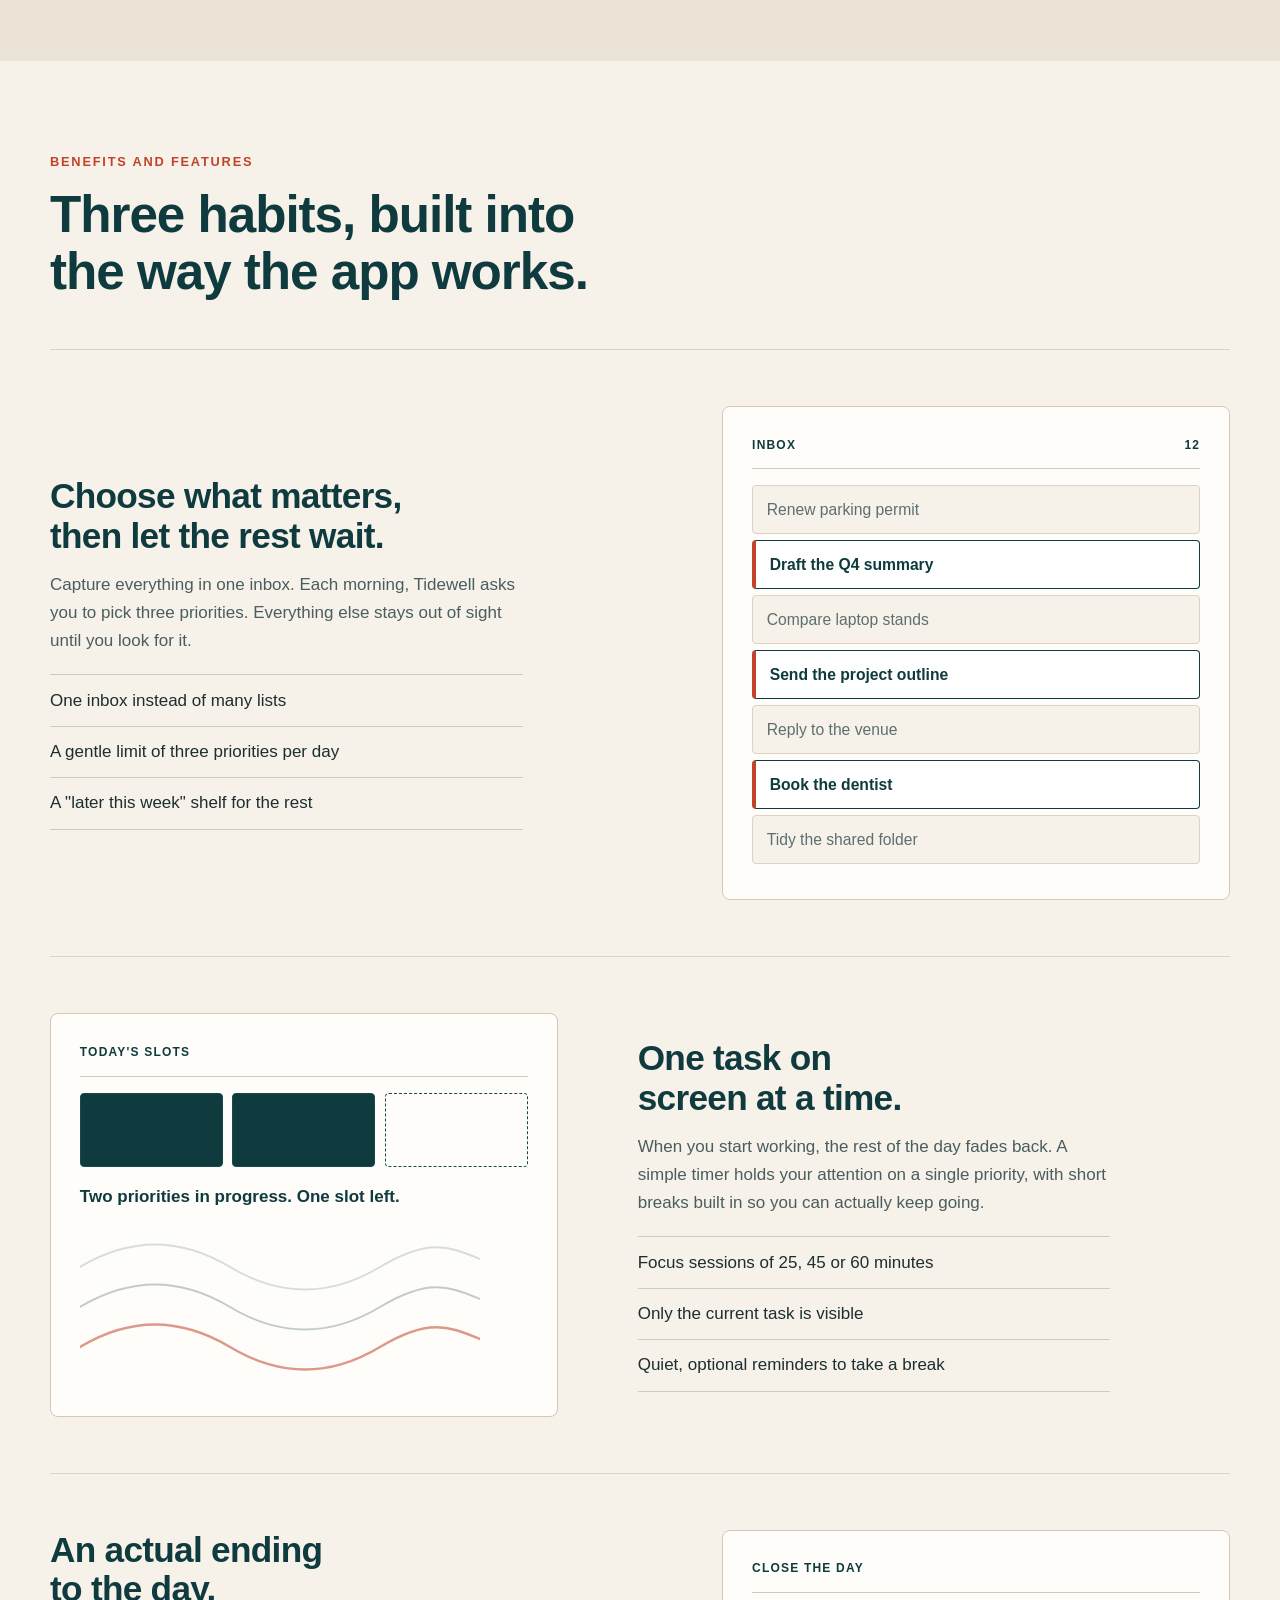
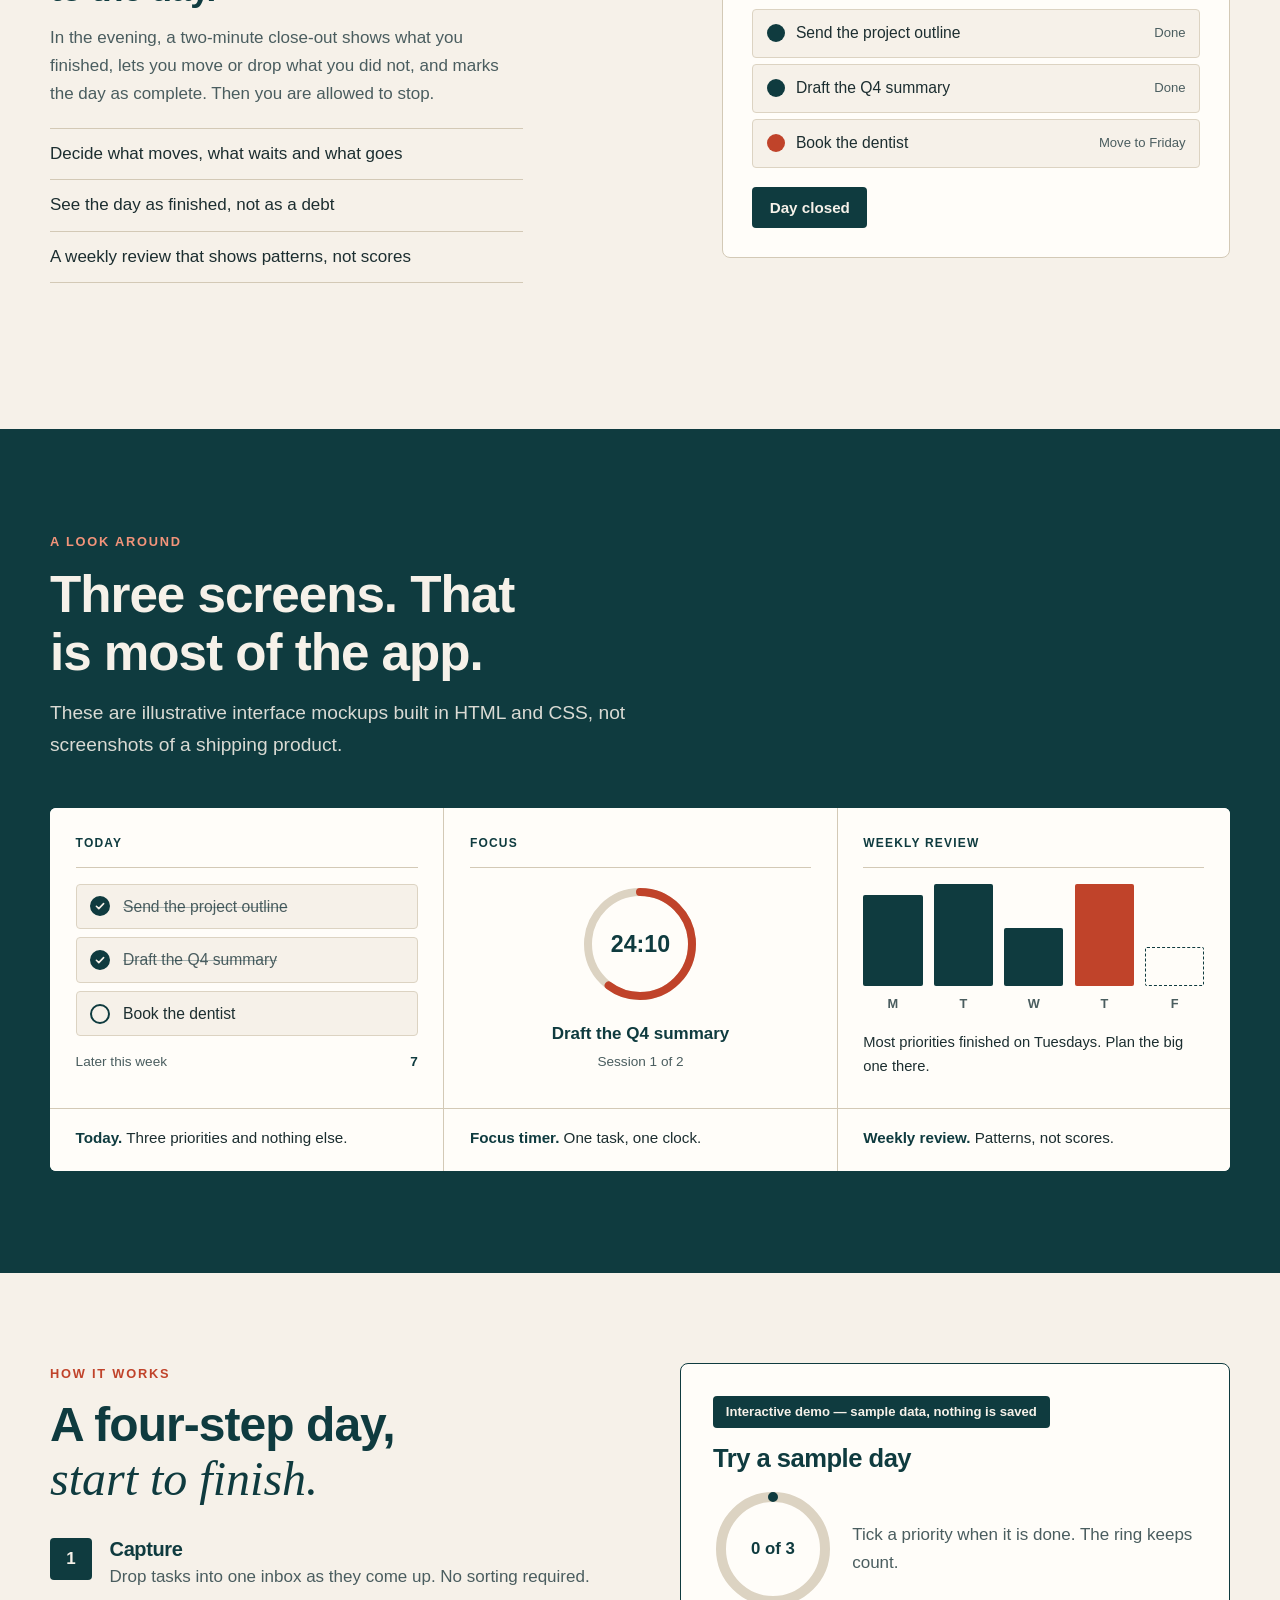
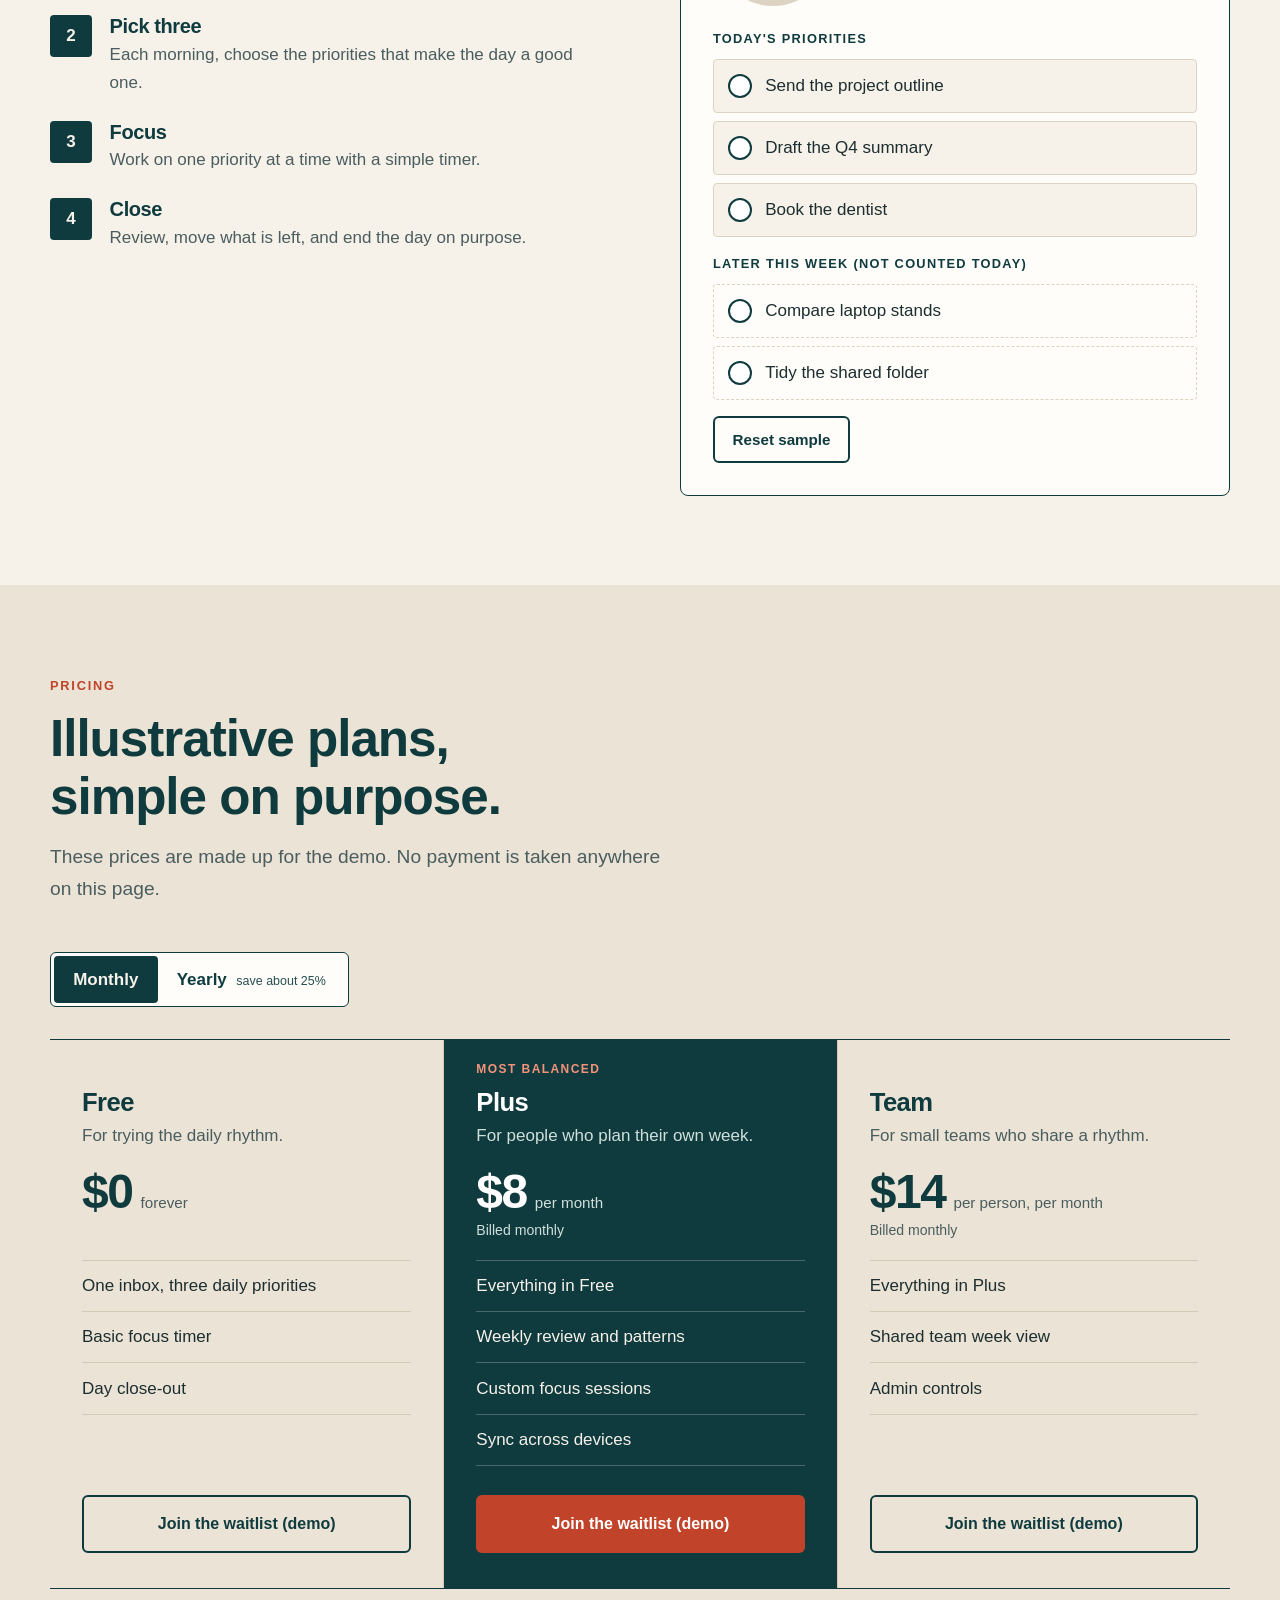
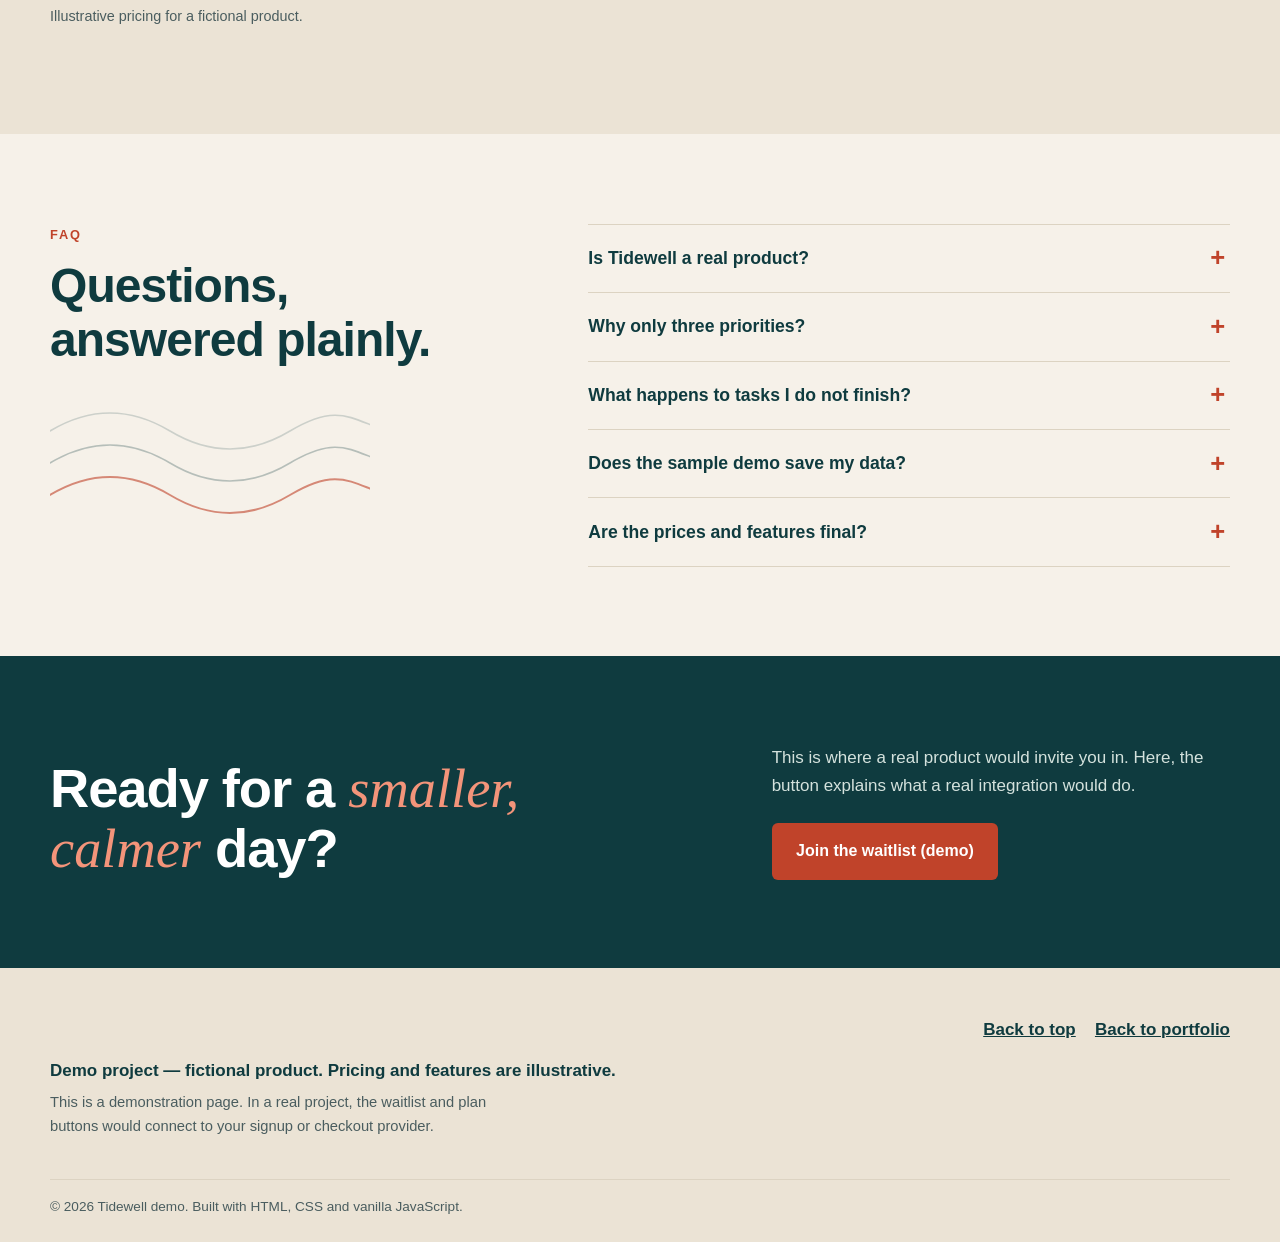
<file: projects/digital-product-landing-page/index.html>
<!doctype html>
<html lang="en">
<head>
  <meta charset="utf-8">
  <meta http-equiv="Content-Security-Policy" content="default-src 'none'; script-src 'self' 'sha256-/x7W7R75k8Roq0WaVRQX9blP4OufE5xbAdzklGxsgpw='; style-src 'self'; img-src 'self' data:; base-uri 'none'; form-action 'none'">
  <meta name="viewport" content="width=device-width, initial-scale=1">
  <title>Tidewell | A calm daily planner</title>
  <meta name="description" content="Tidewell is a fictional daily planner concept: pick three things that matter, focus on them, and close the day cleanly. Demo project with an interactive sample.">
  <meta name="theme-color" content="#0f3b3f">
  <meta property="og:type" content="website">
  <meta property="og:title" content="Tidewell | A calm daily planner">
  <meta property="og:description" content="Pick three things that matter, focus on them, and close the day cleanly. A demo landing page for a fictional product.">
  <meta property="og:image" content="assets/og-image.svg">
  <meta name="twitter:card" content="summary_large_image">
  <link rel="icon" type="image/svg+xml" href="assets/favicon.svg">
  <link rel="stylesheet" href="style.css">
  <script>document.documentElement.classList.add('js');</script>
</head>
<body>
  <a class="skip-link" href="#main">Skip to main content</a>

  <header class="site-header">
    <div class="container header-inner">
      <a class="brand" href="#top" aria-label="Tidewell, back to top">
        <img src="assets/logo-wordmark.svg" alt="Tidewell" width="140" height="33">
      </a>
      <button class="nav-toggle" type="button" aria-expanded="false" aria-controls="site-nav">
        <span class="nav-toggle-bar" aria-hidden="true"></span>
        <span class="visually-hidden">Menu</span>
      </button>
      <nav id="site-nav" class="site-nav" aria-label="Main">
        <ul>
          <li><a href="#problem">The problem</a></li>
          <li><a href="#features">Features</a></li>
          <li><a href="#how-it-works">How it works</a></li>
          <li><a href="#pricing">Pricing</a></li>
          <li><a href="#faq">FAQ</a></li>
        </ul>
        <a class="btn btn-small btn-accent" href="#demo-notice" data-demo-cta>Join the waitlist (demo)</a>
      </nav>
    </div>
  </header>

  <main id="main">
    <!-- HERO -->
    <section class="hero" id="top" aria-labelledby="hero-title">
      <div class="container hero-grid">
        <div class="hero-copy">
          <p class="eyebrow">A calm daily planner</p>
          <h1 id="hero-title">Pick three things. <span class="serif">Close the day</span> clean.</h1>
          <p class="lead">Tidewell keeps your day small on purpose. Choose the few things that matter, focus on one at a time, and end with a short review instead of a guilty pile of leftovers.</p>
          <div class="cta-row">
            <a class="btn btn-accent" href="#demo-notice" data-demo-cta>Join the waitlist (demo)</a>
            <a class="btn btn-ghost" href="#how-it-works">Try the sample day</a>
          </div>
          <p class="fine">Demo project. This is a fictional product, so there is nothing to sign up for.</p>
        </div>

        <div class="hero-visual">
          <div class="app-window" role="img" aria-label="Mockup of the Tidewell Today view showing three priorities, one of them completed, and a running focus session.">
            <div class="app-body" aria-hidden="true">
              <div class="app-head">
                <div>
                  <p class="app-date">Thursday, 24 October</p>
                  <p class="app-title">Today</p>
                </div>
                <div class="mini-ring"><svg viewBox="0 0 44 44" width="44" height="44"><circle cx="22" cy="22" r="18" fill="none" stroke="#dcd3c2" stroke-width="5"/><circle cx="22" cy="22" r="18" fill="none" stroke="#0f3b3f" stroke-width="5" stroke-linecap="round" stroke-dasharray="113.1" stroke-dashoffset="75.4" transform="rotate(-90 22 22)"/></svg><span>1/3</span></div>
              </div>
              <ul class="mock-list">
                <li class="done"><span class="mock-check"></span>Send the project outline</li>
                <li><span class="mock-check"></span>Draft the Q4 summary <em>45 min</em></li>
                <li><span class="mock-check"></span>Book the dentist <em>5 min</em></li>
              </ul>
              <p class="mock-focus"><span class="chip-dot"></span>Focusing: Draft the Q4 summary <em>24:10 left</em></p>
              <p class="mock-later">Later this week <strong>7</strong></p>
            </div>
          </div>
        </div>
      </div>
    </section>

    <!-- PROBLEM -->
    <section class="problem" id="problem" aria-labelledby="problem-title">
      <div class="container problem-grid">
        <div class="problem-head">
          <p class="eyebrow">The problem</p>
          <h2 id="problem-title">Most days end with more list than you started with.</h2>
        </div>
        <div class="problem-body">
          <p class="big">You have a list for work, another for home, a third in your notes app, and a fourth in your head. Every list is reasonable. Together they are a lot of places to check.</p>
          <p>So you check them all. Each time you switch, a little attention is left behind on the last list. By the afternoon you have been busy for hours and cannot say what actually moved forward.</p>
          <p>Then the day ends without an ending. Half-finished tasks drift into tomorrow, nothing is ever marked as enough, and the next morning starts with a longer list than the one before.</p>
          <ul class="leaks">
            <li><strong>Too many lists.</strong> Every place you capture a task is another place you have to look.</li>
            <li><strong>Constant switching.</strong> Jumping between tasks and tools makes each one slower and more tiring.</li>
            <li><strong>Unfinished days.</strong> Without a clear stopping point, the work never feels done.</li>
          </ul>
          <p class="big-end">Tidewell is built around one idea: <span class="serif">a day should be small enough to finish.</span></p>
        </div>
      </div>
    </section>

    <!-- FEATURES -->
    <section class="features" id="features" aria-labelledby="features-title">
      <div class="container">
        <div class="section-head">
          <p class="eyebrow">Benefits and features</p>
          <h2 id="features-title">Three habits, built into the way the app works.</h2>
        </div>

        <article class="feature-row">
          <div class="feature-text">
            <h3>Choose what matters, then let the rest wait.</h3>
            <p>Capture everything in one inbox. Each morning, Tidewell asks you to pick three priorities. Everything else stays out of sight until you look for it.</p>
            <ul class="ticks">
              <li>One inbox instead of many lists</li>
              <li>A gentle limit of three priorities per day</li>
              <li>A "later this week" shelf for the rest</li>
            </ul>
          </div>
          <div class="feature-visual" aria-hidden="true">
            <div class="vis-pick">
              <p class="vis-label">Inbox <span>12</span></p>
              <ul>
                <li class="faded">Renew parking permit</li>
                <li class="chosen">Draft the Q4 summary</li>
                <li class="faded">Compare laptop stands</li>
                <li class="chosen">Send the project outline</li>
                <li class="faded">Reply to the venue</li>
                <li class="chosen">Book the dentist</li>
                <li class="faded">Tidy the shared folder</li>
              </ul>
            </div>
          </div>
        </article>

        <article class="feature-row reverse">
          <div class="feature-text">
            <h3>One task on screen at a time.</h3>
            <p>When you start working, the rest of the day fades back. A simple timer holds your attention on a single priority, with short breaks built in so you can actually keep going.</p>
            <ul class="ticks">
              <li>Focus sessions of 25, 45 or 60 minutes</li>
              <li>Only the current task is visible</li>
              <li>Quiet, optional reminders to take a break</li>
            </ul>
          </div>
          <div class="feature-visual" aria-hidden="true">
            <div class="vis-limits">
              <p class="vis-label">Today's slots</p>
              <div class="slots"><span class="slot full"></span><span class="slot full"></span><span class="slot"></span></div>
              <p class="vis-note">Two priorities in progress. One slot left.</p>
              <img src="assets/tide-lines.svg" alt="" width="400" height="160" aria-hidden="true" loading="lazy">
            </div>
          </div>
        </article>

        <article class="feature-row feature-row-end">
          <div class="feature-text">
            <h3>An actual ending to the day.</h3>
            <p>In the evening, a two-minute close-out shows what you finished, lets you move or drop what you did not, and marks the day as complete. Then you are allowed to stop.</p>
            <ul class="ticks">
              <li>Decide what moves, what waits and what goes</li>
              <li>See the day as finished, not as a debt</li>
              <li>A weekly review that shows patterns, not scores</li>
            </ul>
          </div>
          <div class="feature-visual" aria-hidden="true">
            <div class="vis-close">
              <p class="vis-label">Close the day</p>
              <ul>
                <li><span class="tick-ok"></span>Send the project outline <em>Done</em></li>
                <li><span class="tick-ok"></span>Draft the Q4 summary <em>Done</em></li>
                <li><span class="tick-move"></span>Book the dentist <em>Move to Friday</em></li>
              </ul>
              <p class="vis-button">Day closed</p>
            </div>
          </div>
        </article>
      </div>
    </section>

    <!-- INTERFACE BAND -->
    <section class="band" aria-labelledby="band-title">
      <div class="container">
        <div class="section-head on-dark">
          <p class="eyebrow">A look around</p>
          <h2 id="band-title">Three screens. That is most of the app.</h2>
          <p class="lead">These are illustrative interface mockups built in HTML and CSS, not screenshots of a shipping product.</p>
        </div>

        <div class="band-grid">
          <figure class="panel panel-today" role="group" aria-labelledby="cap-today">
            <div class="panel-ui" aria-hidden="true">
              <p class="panel-title">Today</p>
              <ul class="mock-list">
                <li class="done"><span class="mock-check"></span>Send the project outline</li>
                <li class="done"><span class="mock-check"></span>Draft the Q4 summary</li>
                <li><span class="mock-check"></span>Book the dentist</li>
              </ul>
              <p class="mock-later">Later this week <strong>7</strong></p>
            </div>
            <figcaption id="cap-today"><strong>Today.</strong> Three priorities and nothing else.</figcaption>
          </figure>

          <figure class="panel panel-timer" role="group" aria-labelledby="cap-timer">
            <div class="panel-ui timer-ui" aria-hidden="true">
              <p class="panel-title">Focus</p>
              <div class="timer-ring">
                <svg viewBox="0 0 120 120" width="120" height="120"><circle cx="60" cy="60" r="52" fill="none" stroke="#dcd3c2" stroke-width="8"/><circle cx="60" cy="60" r="52" fill="none" stroke="#c0432a" stroke-width="8" stroke-linecap="round" stroke-dasharray="326.7" stroke-dashoffset="130" transform="rotate(-90 60 60)"/></svg>
                <span>24:10</span>
              </div>
              <p class="timer-task">Draft the Q4 summary</p>
              <p class="timer-sub">Session 1 of 2</p>
            </div>
            <figcaption id="cap-timer"><strong>Focus timer.</strong> One task, one clock.</figcaption>
          </figure>

          <figure class="panel panel-week" role="group" aria-labelledby="cap-week">
            <div class="panel-ui" aria-hidden="true">
              <p class="panel-title">Weekly review</p>
              <div class="week">
                <div class="day"><span class="bar h-70"></span><b>M</b></div>
                <div class="day"><span class="bar h-100"></span><b>T</b></div>
                <div class="day"><span class="bar h-45"></span><b>W</b></div>
                <div class="day"><span class="bar accent h-85"></span><b>T</b></div>
                <div class="day"><span class="bar ghost h-30"></span><b>F</b></div>
              </div>
              <p class="week-note">Most priorities finished on Tuesdays. Plan the big one there.</p>
            </div>
            <figcaption id="cap-week"><strong>Weekly review.</strong> Patterns, not scores.</figcaption>
          </figure>
        </div>
      </div>
    </section>

    <!-- HOW IT WORKS + DEMO -->
    <section class="how" id="how-it-works" aria-labelledby="how-title">
      <div class="container how-grid">
        <div class="how-steps">
          <p class="eyebrow">How it works</p>
          <h2 id="how-title">A four-step day, <span class="serif">start to finish.</span></h2>
          <ol class="steps">
            <li><span class="step-num" aria-hidden="true">1</span><div><h3>Capture</h3><p>Drop tasks into one inbox as they come up. No sorting required.</p></div></li>
            <li><span class="step-num" aria-hidden="true">2</span><div><h3>Pick three</h3><p>Each morning, choose the priorities that make the day a good one.</p></div></li>
            <li><span class="step-num" aria-hidden="true">3</span><div><h3>Focus</h3><p>Work on one priority at a time with a simple timer.</p></div></li>
            <li><span class="step-num" aria-hidden="true">4</span><div><h3>Close</h3><p>Review, move what is left, and end the day on purpose.</p></div></li>
          </ol>
        </div>

        <div class="demo" id="demo" aria-labelledby="demo-title">
          <p class="demo-badge">Interactive demo — sample data, nothing is saved</p>
          <h3 id="demo-title" class="demo-title">Try a sample day</h3>
          <div class="demo-top">
            <div class="ring" data-ring>
              <svg viewBox="0 0 120 120" width="120" height="120" aria-hidden="true">
                <circle cx="60" cy="60" r="52" fill="none" stroke="#dcd3c2" stroke-width="10"/>
                <circle class="ring-fill" cx="60" cy="60" r="52" fill="none" stroke="#0f3b3f" stroke-width="10" stroke-linecap="round" stroke-dasharray="326.73" stroke-dashoffset="326.73" transform="rotate(-90 60 60)"/>
              </svg>
              <span class="ring-label" data-ring-label>0 of 3</span>
            </div>
            <p class="demo-status" data-demo-status aria-live="polite">Tick a priority when it is done. The ring keeps count.</p>
          </div>
          <fieldset class="demo-list">
            <legend>Today's priorities</legend>
            <label class="task"><input type="checkbox" data-priority> <span>Send the project outline</span></label>
            <label class="task"><input type="checkbox" data-priority> <span>Draft the Q4 summary</span></label>
            <label class="task"><input type="checkbox" data-priority> <span>Book the dentist</span></label>
          </fieldset>
          <fieldset class="demo-list demo-later">
            <legend>Later this week (not counted today)</legend>
            <label class="task"><input type="checkbox"> <span>Compare laptop stands</span></label>
            <label class="task"><input type="checkbox"> <span>Tidy the shared folder</span></label>
          </fieldset>
          <button class="btn btn-ghost btn-small" type="button" data-demo-reset>Reset sample</button>
        </div>
      </div>
    </section>

    <!-- PRICING -->
    <section class="pricing" id="pricing" aria-labelledby="pricing-title">
      <div class="container">
        <div class="section-head">
          <p class="eyebrow">Pricing</p>
          <h2 id="pricing-title">Illustrative plans, simple on purpose.</h2>
          <p class="lead">These prices are made up for the demo. No payment is taken anywhere on this page.</p>
        </div>

        <div class="billing-toggle" role="group" aria-label="Billing period" data-billing hidden>
          <button type="button" aria-pressed="true" data-period="monthly">Monthly</button>
          <button type="button" aria-pressed="false" data-period="yearly">Yearly <span class="save">save about 25%</span></button>
        </div>

        <div class="plans">
          <article class="plan">
            <h3>Free</h3>
            <p class="plan-for">For trying the daily rhythm.</p>
            <p class="price"><span class="amount">$0</span><span class="per">forever</span></p>
            <p class="billed">&nbsp;</p>
            <ul class="ticks">
              <li>One inbox, three daily priorities</li>
              <li>Basic focus timer</li>
              <li>Day close-out</li>
            </ul>
            <a class="btn btn-ghost" href="#demo-notice" data-demo-cta>Join the waitlist (demo)</a>
          </article>

          <article class="plan plan-featured">
            <p class="plan-flag">Most balanced</p>
            <h3>Plus</h3>
            <p class="plan-for">For people who plan their own week.</p>
            <p class="price"><span class="amount" data-monthly="$8" data-yearly="$6">$8</span><span class="per">per month</span></p>
            <p class="billed" data-billed data-monthly="Billed monthly" data-yearly="$72 billed once a year">Billed monthly</p>
            <ul class="ticks">
              <li>Everything in Free</li>
              <li>Weekly review and patterns</li>
              <li>Custom focus sessions</li>
              <li>Sync across devices</li>
            </ul>
            <a class="btn btn-accent" href="#demo-notice" data-demo-cta>Join the waitlist (demo)</a>
          </article>

          <article class="plan">
            <h3>Team</h3>
            <p class="plan-for">For small teams who share a rhythm.</p>
            <p class="price"><span class="amount" data-monthly="$14" data-yearly="$11">$14</span><span class="per">per person, per month</span></p>
            <p class="billed" data-billed data-monthly="Billed monthly" data-yearly="$132 per person, billed yearly">Billed monthly</p>
            <ul class="ticks">
              <li>Everything in Plus</li>
              <li>Shared team week view</li>
              <li>Admin controls</li>
            </ul>
            <a class="btn btn-ghost" href="#demo-notice" data-demo-cta>Join the waitlist (demo)</a>
          </article>
        </div>
        <p class="fine plans-note">Illustrative pricing for a fictional product.</p>
      </div>
    </section>

    <!-- FAQ -->
    <section class="faq" id="faq" aria-labelledby="faq-title">
      <div class="container faq-grid">
        <div>
          <p class="eyebrow">FAQ</p>
          <h2 id="faq-title">Questions, answered plainly.</h2>
          <img class="faq-tide" src="assets/tide-lines.svg" alt="" width="400" height="160" aria-hidden="true" loading="lazy">
        </div>
        <div class="faq-list">
          <details>
            <summary>Is Tidewell a real product?</summary>
            <p>No. Tidewell is a fictional product made for this portfolio demo. The page shows how a product landing page can be designed and built, and nothing here can be downloaded or purchased.</p>
          </details>
          <details>
            <summary>Why only three priorities?</summary>
            <p>Three is small enough to finish and large enough to matter. It is a gentle default, and the idea is that choosing less makes the day feel more achievable.</p>
          </details>
          <details>
            <summary>What happens to tasks I do not finish?</summary>
            <p>During the evening close-out you decide for each one: move it to another day, put it back on the shelf, or let it go. Nothing quietly piles up.</p>
          </details>
          <details>
            <summary>Does the sample demo save my data?</summary>
            <p>No. The interactive demo on this page runs in your browser only. Nothing is stored or sent anywhere, and reloading the page resets it.</p>
          </details>
          <details>
            <summary>Are the prices and features final?</summary>
            <p>They are illustrative. A real project would replace them with the actual plans and connect the buttons to a signup or checkout provider.</p>
          </details>
        </div>
      </div>
    </section>

    <!-- FINAL CTA -->
    <section class="final" aria-labelledby="final-title">
      <div class="container final-inner">
        <h2 id="final-title">Ready for a <span class="serif">smaller, calmer</span> day?</h2>
        <div class="final-side">
          <p>This is where a real product would invite you in. Here, the button explains what a real integration would do.</p>
          <a class="btn btn-accent" href="#demo-notice" data-demo-cta>Join the waitlist (demo)</a>
        </div>
      </div>
    </section>
  </main>

  <footer class="site-footer">
    <div class="container footer-inner">
      <div>
        <img src="assets/logo-mark.svg" alt="" width="36" height="36" aria-hidden="true" loading="lazy">
        <p id="demo-notice" class="footer-note">Demo project — fictional product. Pricing and features are illustrative.</p>
        <p class="footer-sub">This is a demonstration page. In a real project, the waitlist and plan buttons would connect to your signup or checkout provider.</p>
      </div>
      <nav class="footer-links" aria-label="Footer">
        <a href="#top">Back to top</a>
        <a href="../../index.html">Back to portfolio</a>
      </nav>
    </div>
    <p class="container copyright">&copy; <span data-year>2026</span> Tidewell demo. Built with HTML, CSS and vanilla JavaScript.</p>
  </footer>

  <!-- Demo dialog.
       INTEGRATION POINT: in a real project, replace the dialog opening in script.js
       (see "openDemoDialog") with a call to your signup form, waitlist API or
       checkout provider. -->
  <dialog id="demo-dialog" aria-labelledby="dialog-title" aria-describedby="dialog-text">
    <h2 id="dialog-title">Demonstration only</h2>
    <p id="dialog-text">This is a demonstration page. In a real project this button would connect to your signup or checkout provider.</p>
    <form method="dialog">
      <button class="btn btn-accent" value="close">Close</button>
    </form>
  </dialog>

  <script src="script.js" defer></script>
</body>
</html>
</file>
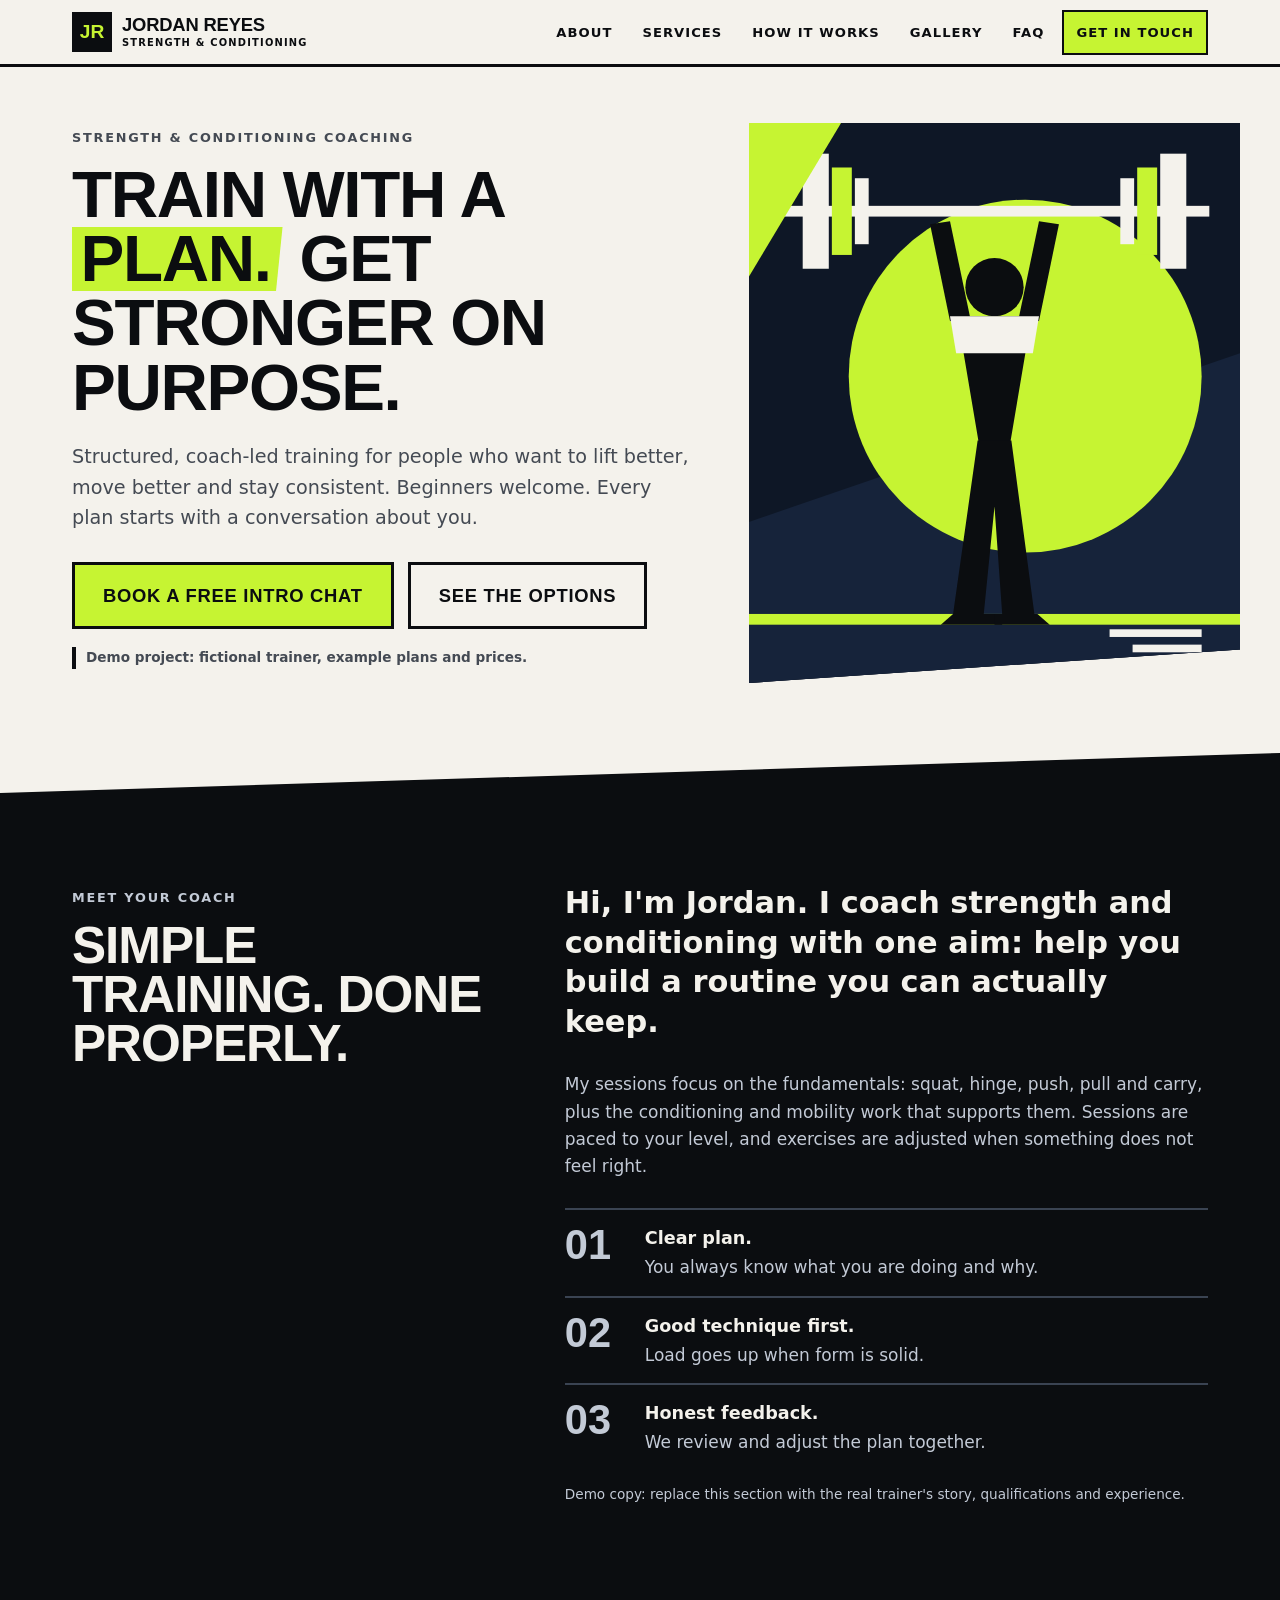
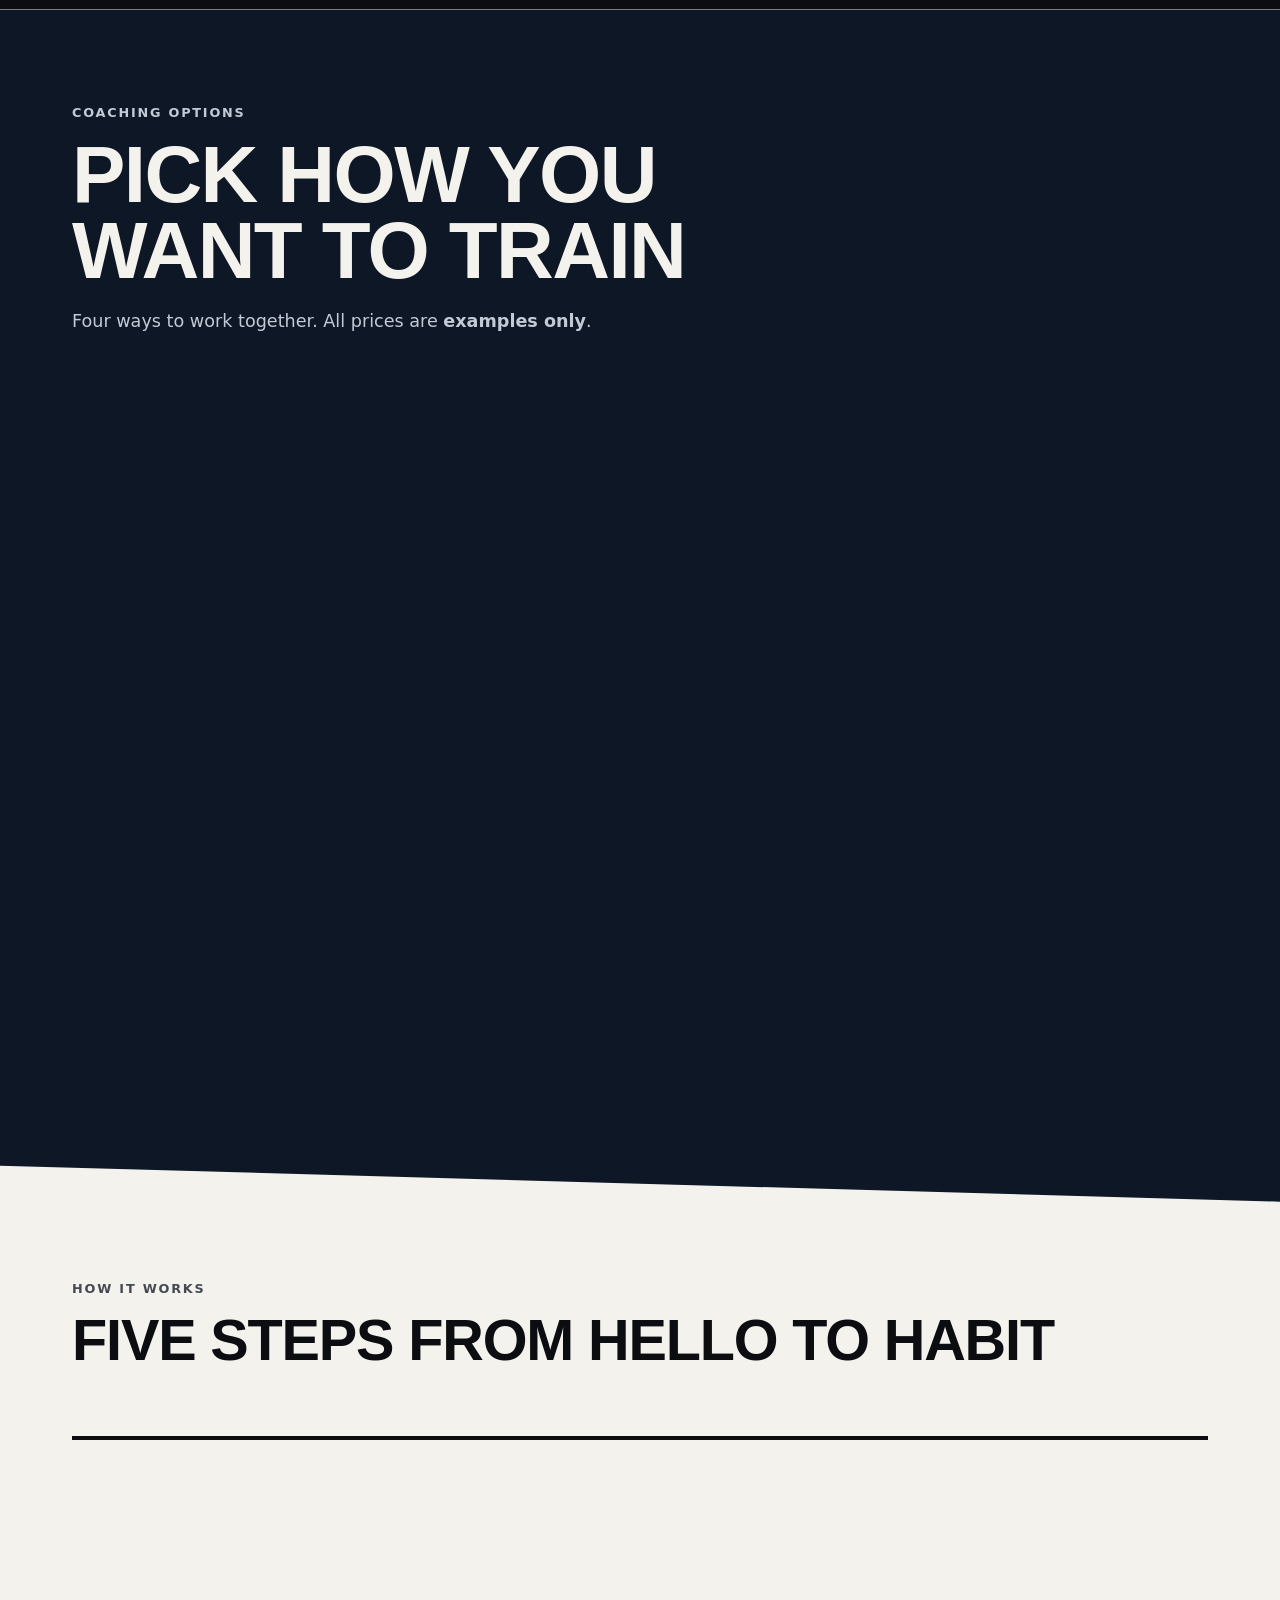
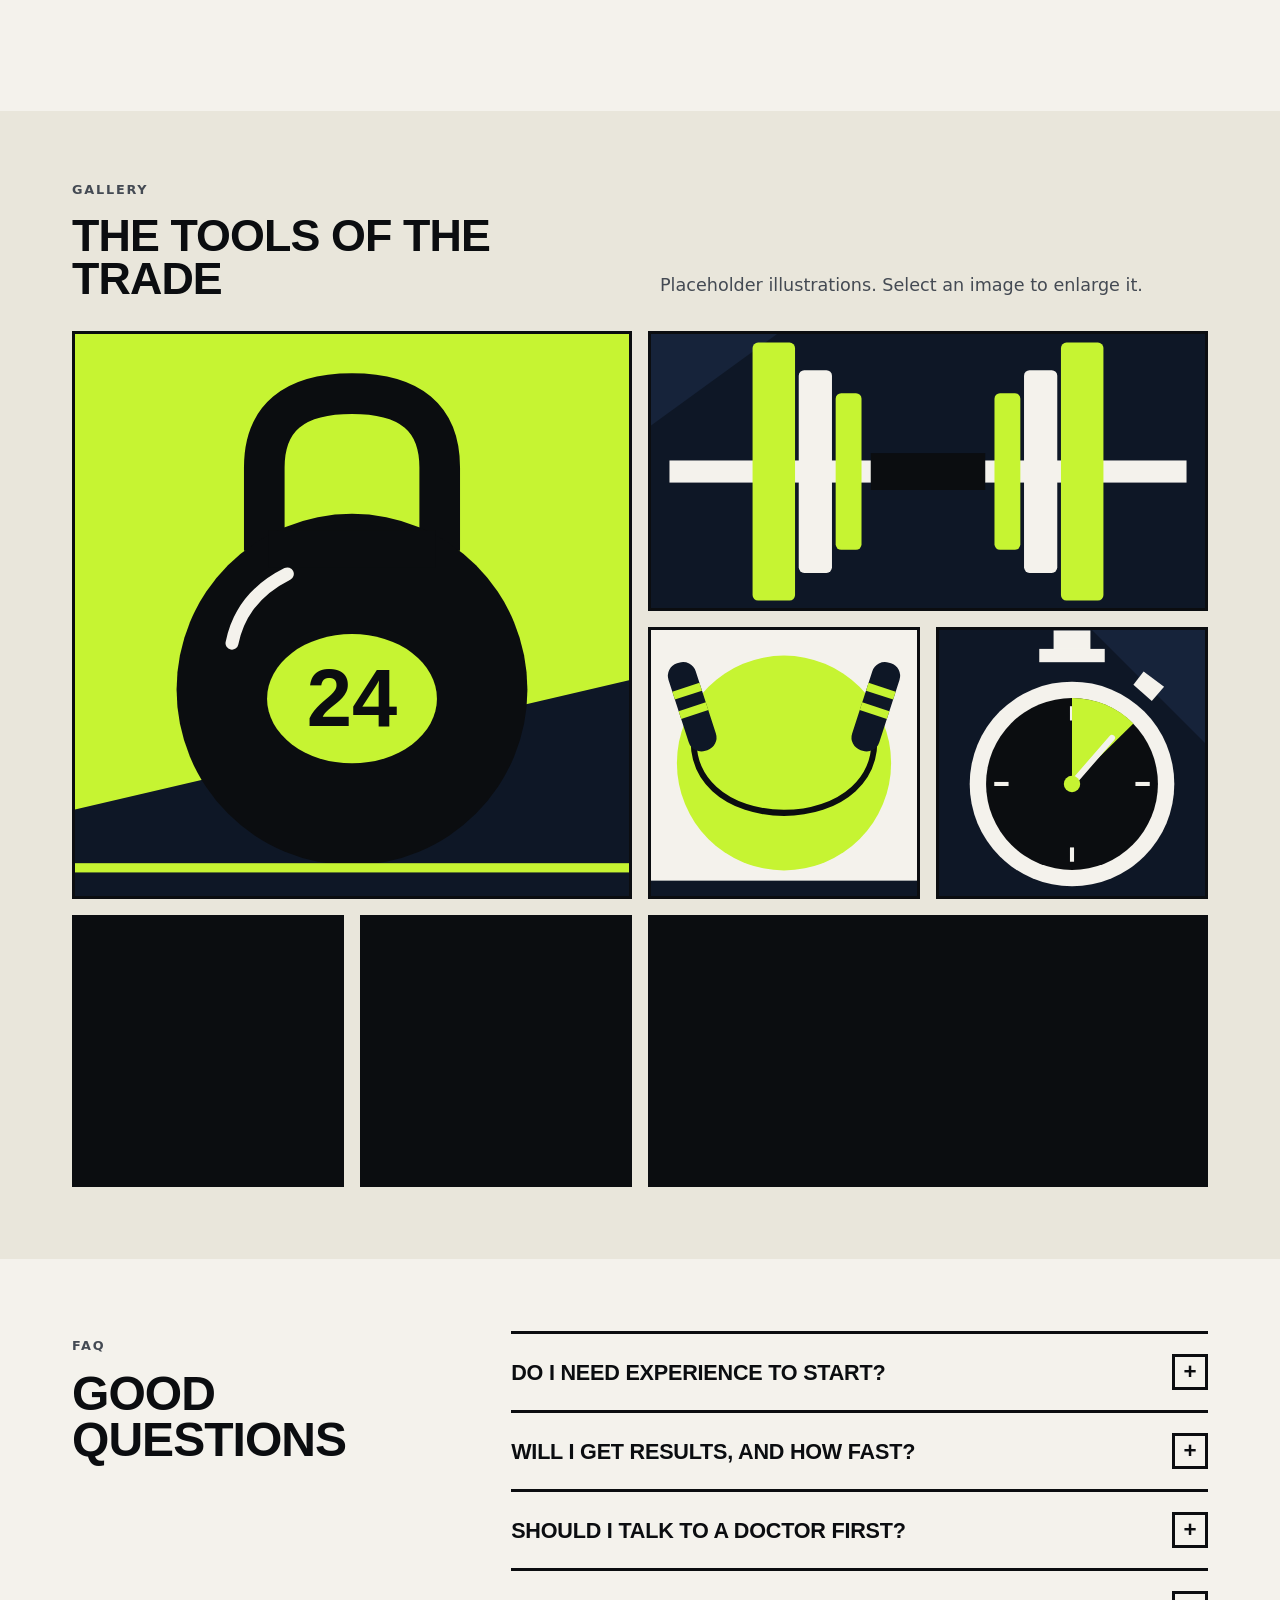
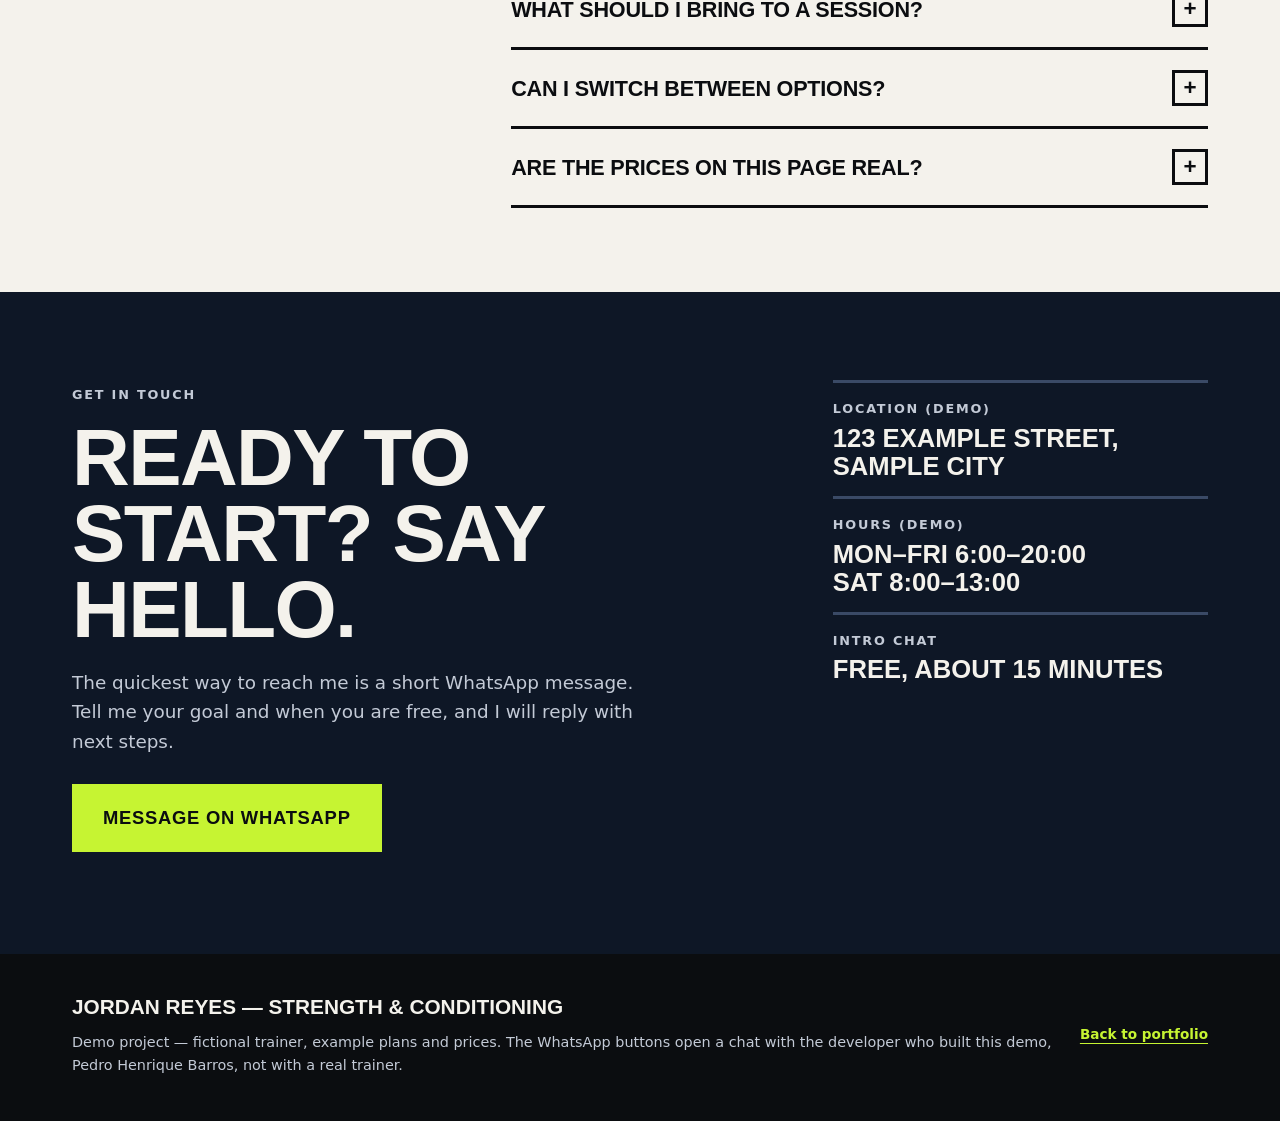
<file: projects/personal-trainer-landing-page/index.html>
<!doctype html>
<html lang="en">
<head>
<meta charset="utf-8">
<meta http-equiv="Content-Security-Policy" content="default-src 'none'; script-src 'self' 'sha256-WZRJfWvsnNCPcxzZwvyhovnZGqhZaC+8gPGPRbx6wTk='; style-src 'self'; img-src 'self'; base-uri 'none'; form-action 'none'">
<meta name="viewport" content="width=device-width, initial-scale=1">
<title>Jordan Reyes — Strength &amp; Conditioning (Demo)</title>
<meta name="description" content="Demo landing page for a fictional personal trainer: in-person, small-group and online strength coaching, a clear process, and an easy way to get in touch.">
<meta name="theme-color" content="#f4f2ec">
<meta property="og:type" content="website">
<meta property="og:title" content="Jordan Reyes — Strength &amp; Conditioning (Demo)">
<meta property="og:description" content="Demo landing page for a fictional personal trainer. Example plans and prices only.">
<meta property="og:image" content="assets/hero.svg">
<link rel="icon" href="assets/favicon.svg" type="image/svg+xml">
<link rel="stylesheet" href="style.css">
<script>document.documentElement.classList.add("js");</script>
<script src="script.js" defer></script>
</head>
<body>
<!--
  NOTE FOR THE DEVELOPER / CLIENT:
  All illustrations in /assets are original SVG placeholders. They are meant to be
  swapped for real photography (keep the alt text meaningful when you do).
  All names, prices, hours and the location on this page are fictional examples.
-->
<a class="skip-link" href="#main">Skip to main content</a>

<header class="site-header">
  <div class="wrap header-inner">
    <a class="brand" href="#top" aria-label="Jordan Reyes — back to top">
      <span class="brand-mark" aria-hidden="true">JR</span>
      <span class="brand-text">Jordan Reyes<small>Strength &amp; Conditioning</small></span>
    </a>
    <button class="nav-toggle" type="button" aria-expanded="false" aria-controls="site-nav">
      <span class="nav-toggle-bars" aria-hidden="true"></span>
      <span class="nav-toggle-label">Menu</span>
    </button>
    <nav id="site-nav" class="site-nav" aria-label="Main">
      <ul>
        <li><a href="#about">About</a></li>
        <li><a href="#services">Services</a></li>
        <li><a href="#process">How it works</a></li>
        <li><a href="#gallery">Gallery</a></li>
        <li><a href="#faq">FAQ</a></li>
        <li><a class="nav-cta" href="#contact">Get in touch</a></li>
      </ul>
    </nav>
  </div>
</header>

<main id="main">
  <section class="hero" id="top" aria-labelledby="hero-title">
    <div class="wrap hero-grid">
      <div class="hero-copy">
        <p class="eyebrow">Strength &amp; conditioning coaching</p>
        <h1 id="hero-title">Train with a <span class="mark">plan.</span> Get stronger on purpose.</h1>
        <p class="lead">Structured, coach-led training for people who want to lift better, move better and stay consistent. Beginners welcome. Every plan starts with a conversation about you.</p>
        <div class="cta-row">
          <a class="btn btn-primary" href="#contact" data-whatsapp>Book a free intro chat</a>
          <a class="btn btn-ghost" href="#services">See the options</a>
        </div>
        <p class="demo-note">Demo project: fictional trainer, example plans and prices.</p>
      </div>
      <div class="hero-art">
        <img src="assets/hero.svg" width="640" height="760" alt="Bold geometric illustration of an athlete pressing a loaded barbell overhead in front of a lime circle" fetchpriority="high">
      </div>
    </div>
  </section>

  <section class="about" id="about" aria-labelledby="about-title">
    <div class="wrap about-grid">
      <div class="about-head">
        <p class="eyebrow">Meet your coach</p>
        <h2 id="about-title">Simple training. Done properly.</h2>
      </div>
      <div class="about-body">
        <p class="big-text">Hi, I'm Jordan. I coach strength and conditioning with one aim: help you build a routine you can actually keep.</p>
        <p>My sessions focus on the fundamentals: squat, hinge, push, pull and carry, plus the conditioning and mobility work that supports them. Sessions are paced to your level, and exercises are adjusted when something does not feel right.</p>
        <ul class="principles">
          <li><span class="num" aria-hidden="true">01</span><p><strong>Clear plan.</strong> You always know what you are doing and why.</p></li>
          <li><span class="num" aria-hidden="true">02</span><p><strong>Good technique first.</strong> Load goes up when form is solid.</p></li>
          <li><span class="num" aria-hidden="true">03</span><p><strong>Honest feedback.</strong> We review and adjust the plan together.</p></li>
        </ul>
        <p class="small-note">Demo copy: replace this section with the real trainer's story, qualifications and experience.</p>
      </div>
    </div>
  </section>

  <section class="services" id="services" aria-labelledby="services-title">
    <div class="wrap">
      <div class="section-head">
        <p class="eyebrow eyebrow-light">Coaching options</p>
        <h2 id="services-title">Pick how you want to train</h2>
        <p class="section-sub">Four ways to work together. All prices are <strong>examples only</strong>.</p>
      </div>
      <ol class="service-list">
        <li class="service reveal">
          <span class="service-num" aria-hidden="true">01</span>
          <div class="service-body">
            <h3>1:1 in-person sessions</h3>
            <p>Private 60-minute sessions with full attention on your technique, your goals and your pace.</p>
          </div>
          <p class="price"><span>From</span> $60 <small>per session (example)</small></p>
        </li>
        <li class="service reveal">
          <span class="service-num" aria-hidden="true">02</span>
          <div class="service-body">
            <h3>Small-group sessions</h3>
            <p>Train with up to four people. Same structured programming, more energy, a lower price per head.</p>
          </div>
          <p class="price"><span>From</span> $25 <small>per person (example)</small></p>
        </li>
        <li class="service reveal">
          <span class="service-num" aria-hidden="true">03</span>
          <div class="service-body">
            <h3>Online coaching</h3>
            <p>A written weekly plan, video technique feedback and regular check-ins. Train anywhere, on your schedule.</p>
          </div>
          <p class="price"><span>From</span> $80 <small>per month (example)</small></p>
        </li>
        <li class="service reveal">
          <span class="service-num" aria-hidden="true">04</span>
          <div class="service-body">
            <h3>Mobility &amp; recovery block</h3>
            <p>A focused four-week block of mobility, easy conditioning and movement practice to complement your training.</p>
          </div>
          <p class="price"><span>From</span> $120 <small>per block (example)</small></p>
        </li>
      </ol>
    </div>
  </section>

  <section class="process" id="process" aria-labelledby="process-title">
    <div class="wrap">
      <div class="section-head">
        <p class="eyebrow">How it works</p>
        <h2 id="process-title">Five steps from hello to habit</h2>
      </div>
      <ol class="timeline">
        <li class="step reveal">
          <span class="step-num" aria-hidden="true">1</span>
          <h3>Intro chat</h3>
          <p>A short, free conversation about your goals, schedule and experience.</p>
        </li>
        <li class="step reveal">
          <span class="step-num" aria-hidden="true">2</span>
          <h3>Assessment</h3>
          <p>We look at how you move and talk through any injuries or limits.</p>
        </li>
        <li class="step reveal">
          <span class="step-num" aria-hidden="true">3</span>
          <h3>Your plan</h3>
          <p>You get a clear programme built around your level and your week.</p>
        </li>
        <li class="step reveal">
          <span class="step-num" aria-hidden="true">4</span>
          <h3>Train</h3>
          <p>Coached sessions, with technique cues and adjustments as you go.</p>
        </li>
        <li class="step reveal">
          <span class="step-num" aria-hidden="true">5</span>
          <h3>Review</h3>
          <p>We check in, look at what worked and update the plan.</p>
        </li>
      </ol>
    </div>
  </section>

  <section class="gallery" id="gallery" aria-labelledby="gallery-title">
    <div class="wrap">
      <div class="section-head section-head-split">
        <div>
        <p class="eyebrow">Gallery</p>
        <h2 id="gallery-title">The tools of the trade</h2>
        </div>
        <p class="section-sub">Placeholder illustrations. Select an image to enlarge it.</p>
      </div>
      <ul class="gallery-grid">
        <li><button type="button" class="g-item" data-full="assets/kettlebell.svg" data-caption="Kettlebell: a staple for swings, carries and goblet squats."><img src="assets/kettlebell.svg" width="600" height="700" loading="lazy" alt="Flat illustration of a black kettlebell marked 24 on a lime background"></button></li>
        <li><button type="button" class="g-item" data-full="assets/plates.svg" data-caption="Barbell plates stacked on a bar, ready for heavy work."><img src="assets/plates.svg" width="600" height="420" loading="lazy" alt="Barbell with lime and white weight plates on both sides, side view"></button></li>
        <li><button type="button" class="g-item" data-full="assets/jump-rope.svg" data-caption="Jump rope: simple, portable conditioning."><img src="assets/jump-rope.svg" width="600" height="520" loading="lazy" alt="Jump rope with two navy handles forming a loop in front of a lime circle"></button></li>
        <li><button type="button" class="g-item" data-full="assets/stopwatch.svg" data-caption="Stopwatch: intervals and rest periods, kept honest."><img src="assets/stopwatch.svg" width="520" height="600" loading="lazy" alt="Stopwatch with a lime segment on a black face against a navy background"></button></li>
        <li><button type="button" class="g-item" data-full="assets/shoes.svg" data-caption="Training shoes: flat, stable and ready for the floor."><img src="assets/shoes.svg" width="600" height="460" loading="lazy" alt="Two training shoes, one navy and one white, on a lime and black background"></button></li>
        <li><button type="button" class="g-item" data-full="assets/pose.svg" data-caption="Bodyweight basics: the squat and the plank."><img src="assets/pose.svg" width="600" height="600" loading="lazy" alt="Silhouettes of a person in a bodyweight squat and another in a plank position"></button></li>
        <li class="wide"><button type="button" class="g-item" data-full="assets/gym-floor.svg" data-caption="A gym floor in perspective, with a marked lane for sled work."><img src="assets/gym-floor.svg" width="640" height="400" loading="lazy" alt="Gym floor in perspective with a lime lane running toward the back wall"></button></li>
      </ul>
    </div>
  </section>

  <section class="faq" id="faq" aria-labelledby="faq-title">
    <div class="wrap faq-grid">
      <div class="faq-head">
        <p class="eyebrow">FAQ</p>
        <h2 id="faq-title">Good questions</h2>
      </div>
      <div class="faq-list">
        <details>
          <summary>Do I need experience to start?</summary>
          <p>No. Plans are built around your current level, and beginners are welcome. We start where you are.</p>
        </details>
        <details>
          <summary>Will I get results, and how fast?</summary>
          <p>Results vary from person to person and depend on many factors, including consistency, sleep, nutrition and health. No outcomes are guaranteed. What I can promise is a clear plan and honest coaching.</p>
        </details>
        <details>
          <summary>Should I talk to a doctor first?</summary>
          <p>Yes. Please consult your doctor or another qualified health professional before starting any new exercise programme, especially if you have an injury, a medical condition or are returning after a long break.</p>
        </details>
        <details>
          <summary>What should I bring to a session?</summary>
          <p>Comfortable clothes, flat training shoes, water and a towel. Everything else is provided (example info).</p>
        </details>
        <details>
          <summary>Can I switch between options?</summary>
          <p>Yes. Many people mix in-person and online coaching. We can adjust at any review (example policy).</p>
        </details>
        <details>
          <summary>Are the prices on this page real?</summary>
          <p>No. This is a demo project. Prices, hours and location are examples to be replaced with real information.</p>
        </details>
      </div>
    </div>
  </section>

  <section class="contact" id="contact" aria-labelledby="contact-title">
    <div class="wrap contact-grid">
      <div>
        <p class="eyebrow eyebrow-light">Get in touch</p>
        <h2 id="contact-title">Ready to start? Say hello.</h2>
        <p class="lead-light">The quickest way to reach me is a short WhatsApp message. Tell me your goal and when you are free, and I will reply with next steps.</p>
        <div class="cta-row">
          <a class="btn btn-primary" href="#contact" data-whatsapp>Message on WhatsApp</a>
        </div>
      </div>
      <dl class="info">
        <div><dt>Location (demo)</dt><dd>123 Example Street, Sample City</dd></div>
        <div><dt>Hours (demo)</dt><dd>Mon–Fri 6:00–20:00<br>Sat 8:00–13:00</dd></div>
        <div><dt>Intro chat</dt><dd>Free, about 15 minutes</dd></div>
      </dl>
    </div>
  </section>
</main>

<footer class="site-footer">
  <div class="wrap footer-inner">
    <p class="footer-brand">Jordan Reyes — Strength &amp; Conditioning</p>
    <p class="footer-note">Demo project — fictional trainer, example plans and prices. The WhatsApp buttons open a chat with the developer who built this demo, Pedro Henrique Barros, not with a real trainer.</p>
    <p><a class="back-link" href="../../index.html">Back to portfolio</a></p>
  </div>
</footer>

<dialog class="lightbox" id="lightbox" aria-label="Image viewer">
  <figure>
    <img id="lightbox-img" src="assets/hero.svg" alt="">
    <figcaption id="lightbox-caption"></figcaption>
  </figure>
  <div class="lb-controls">
    <button type="button" class="lb-btn" id="lb-prev" aria-label="Previous image">&larr; Prev</button>
    <button type="button" class="lb-btn" id="lb-next" aria-label="Next image">Next &rarr;</button>
    <button type="button" class="lb-btn lb-close" id="lb-close" aria-label="Close image viewer">Close</button>
  </div>
</dialog>
</body>
</html>
</file>
<file: style.css>
/* Portfolio styles: paper-white with graphite text. Ink is the working colour; cobalt is kept for small signals only. */
:root {
  --bg: #f4f3ef;
  --bg-alt: #eae8e1;
  --ink: #14161c;
  --muted: #4a4f5c;
  --line: #cfccc2;
  --accent: #2748d6;
  --accent-soft: #7b9cff;
  --dark: #111318;
  --radius: 6px;
  --font-sans: "Segoe UI", "Helvetica Neue", Arial, system-ui, sans-serif;
  --font-mono: ui-monospace, "SF Mono", Menlo, Consolas, monospace;
}

*, *::before, *::after { box-sizing: border-box; }
html { scroll-behavior: smooth; scroll-padding-top: 5rem; }
body { margin: 0; background: var(--bg); color: var(--ink); font-family: var(--font-sans); line-height: 1.6; -webkit-font-smoothing: antialiased; }
img { max-width: 100%; height: auto; display: block; }
a { color: inherit; }
h1, h2, h3 { line-height: 1.12; margin: 0; letter-spacing: -0.02em; }
p { margin: 0 0 1rem; }
ul, ol { margin: 0; padding: 0; list-style: none; }

.wrap { width: min(1120px, 100% - 2.5rem); margin-inline: auto; }
.sr-only { position: absolute; width: 1px; height: 1px; overflow: hidden; clip: rect(0 0 0 0); white-space: nowrap; }
.skip-link { position: absolute; left: 1rem; top: -4rem; background: var(--ink); color: #fff; padding: .6rem 1rem; z-index: 100; border-radius: var(--radius); }
.skip-link:focus { top: 1rem; }
:focus-visible { outline: 3px solid var(--accent); outline-offset: 3px; }

/* Header */
.site-header { position: sticky; top: 0; z-index: 50; background: rgba(244, 243, 239, .96); border-bottom: 1px solid var(--line); }
.header-inner { display: flex; align-items: center; justify-content: space-between; min-height: 4rem; gap: 1rem; }
.brand { display: inline-flex; align-items: center; gap: .6rem; text-decoration: none; font-weight: 700; }
.brand-mark { font-family: var(--font-mono); background: var(--dark); color: var(--accent-soft); padding: .15rem .5rem; border-radius: var(--radius); font-size: .9rem; }
.site-nav ul { display: flex; gap: 1.75rem; }
.site-nav a { text-decoration: none; font-size: .95rem; color: var(--muted); padding: .4rem 0; border-bottom: 2px solid transparent; }
.site-nav a:hover { color: var(--ink); border-color: var(--accent); }
.nav-toggle { display: none; background: none; border: 1px solid var(--ink); border-radius: var(--radius); padding: .45rem .9rem; font: inherit; font-size: .9rem; cursor: pointer; color: var(--ink); }

@media (min-width: 721px) {
  .site-nav .nav-cta { color: var(--ink); border: 1px solid var(--ink); border-radius: var(--radius); padding: .45rem 1rem; }
  .site-nav .nav-cta:hover { background: var(--ink); color: #fff; border-color: var(--ink); }
}

/* Buttons */
.btn { display: inline-block; padding: .85rem 1.4rem; border-radius: var(--radius); font-weight: 600; text-decoration: none; border: 2px solid transparent; transition: background-color .2s, color .2s, border-color .2s; }
.btn-primary { background: var(--ink); color: #fff; }
.btn-primary:hover { background: var(--accent); }
.btn-ghost { border-color: var(--ink); color: var(--ink); }
.btn-ghost:hover { background: var(--ink); color: #fff; }
.btn-accent { background: var(--accent-soft); color: var(--dark); }
.btn-accent:hover { background: #a3baff; }
.btn-outline { border-color: #fff; color: #fff; }
.btn-outline:hover { background: #fff; color: var(--dark); }

/* Hero */
.hero { padding: clamp(3.5rem, 9vw, 7.5rem) 0 clamp(3rem, 7vw, 5.5rem); }
.hero-grid { display: grid; gap: clamp(2.5rem, 6vw, 5rem); grid-template-columns: minmax(0, 1.55fr) minmax(0, 1fr); align-items: end; }
.eyebrow { font-family: var(--font-mono); font-size: .85rem; text-transform: uppercase; letter-spacing: .12em; color: var(--muted); margin-bottom: 1.5rem; }
.hero h1 { font-size: clamp(2.6rem, 6.4vw, 5.2rem); line-height: 1.02; letter-spacing: -0.035em; max-width: 13ch; margin-bottom: 1.75rem; }
.lead { font-size: 1.15rem; color: var(--muted); max-width: 58ch; }
.hero-actions { display: flex; flex-wrap: wrap; gap: .85rem; margin-top: 2rem; }
.stack-line { margin: 1.75rem 0 0; font-family: var(--font-mono); font-size: .8rem; letter-spacing: .04em; color: var(--muted); }

/* Hero index: a plain table of contents for the work below */
.hero-index { padding-bottom: .35rem; }
.index-title { font-family: var(--font-mono); font-size: .8rem; text-transform: uppercase; letter-spacing: .12em; color: var(--muted); margin: 0 0 .9rem; }
.index-list { border-top: 1px solid var(--ink); }
.index-list li { border-bottom: 1px solid var(--line); }
.index-list a { display: flex; flex-direction: column; gap: .15rem; padding: 1rem 0; text-decoration: none; font-weight: 600; font-size: 1.05rem; transition: padding-left .2s; }
.index-list a:hover { padding-left: .5rem; color: var(--accent); }
.index-meta { font-weight: 400; font-size: .9rem; color: var(--muted); }
.index-note { margin: 1.1rem 0 0; font-size: .88rem; color: var(--muted); max-width: 40ch; }

/* Sections */
.section { padding: clamp(3.5rem, 8vw, 6rem) 0; }
.section-alt { background: var(--bg-alt); }
.section-head { display: flex; align-items: baseline; gap: 1rem; margin-bottom: 2.25rem; }
.section-head h2 { font-size: clamp(1.8rem, 3.6vw, 2.6rem); }
.section-intro { max-width: 60ch; color: var(--muted); margin-bottom: 3rem; }

/* Services */
.service-list { border-top: 1px solid var(--ink); }
.service { display: grid; grid-template-columns: 1fr 1.6fr; gap: 2rem; padding: 1.75rem 0; border-bottom: 1px solid var(--line); }
.service h3 { font-size: 1.4rem; }
.service p { margin: 0; color: var(--muted); max-width: 60ch; }

/* Projects */
.projects { display: grid; gap: clamp(4.5rem, 9vw, 7rem); }
.project { display: grid; grid-template-columns: minmax(0, 1.75fr) minmax(0, 1fr); gap: clamp(2rem, 5vw, 4.5rem); align-items: center; }
.project-reverse { grid-template-columns: minmax(0, 1fr) minmax(0, 1.75fr); }
.project-reverse .project-media { order: 2; }
/* Desktop screenshot with the phone view overlapping its lower corner */
.project-media { position: relative; display: block; padding-bottom: 2.25rem; }
.project-media .shot-desktop { width: 90%; height: auto; border: 1px solid var(--line); border-radius: 4px; background: #fff; }
.project-media .shot-mobile { position: absolute; right: 0; bottom: 0; width: 20%; height: auto; border: 1px solid var(--ink); border-radius: 10px; background: #fff; }
.project-reverse .project-media .shot-desktop { margin-left: 10%; }
.project-reverse .project-media .shot-mobile { right: auto; left: 0; }
.project-type { font-family: var(--font-mono); font-size: .8rem; text-transform: uppercase; letter-spacing: .1em; color: var(--muted); margin-bottom: .9rem; }
.project-body h3 { font-size: clamp(1.7rem, 3.2vw, 2.4rem); letter-spacing: -0.03em; margin-bottom: 1rem; }
.project-body > p:not(.project-type) { color: var(--muted); max-width: 44ch; margin-bottom: 1.5rem; }
.project-facts { margin: 0 0 1.75rem; border-top: 1px solid var(--ink); }
.project-facts div { display: grid; grid-template-columns: 6.5rem 1fr; gap: 1rem; padding: .7rem 0; border-bottom: 1px solid var(--line); font-size: .93rem; }
.project-facts dt { font-family: var(--font-mono); font-size: .75rem; text-transform: uppercase; letter-spacing: .1em; color: var(--muted); padding-top: .15rem; }
.project-facts dd { margin: 0; }

/* Process */
.steps { display: grid; grid-template-columns: repeat(5, 1fr); gap: 1.5rem; }
.steps li { border-top: 3px solid var(--ink); padding-top: 1rem; }
.steps h3 { font-size: 1.15rem; margin: 0 0 .6rem; }
.steps p { color: var(--muted); font-size: .95rem; margin: 0; }

/* Contact */
.section-dark { background: var(--dark); color: #f4f3ef; }
.section-dark .lead { color: #c5c8d2; }
.section-dark .contact-grid { display: grid; grid-template-columns: 1.4fr 1fr; gap: 3rem; align-items: center; }
.contact-actions { display: flex; flex-direction: column; gap: .85rem; align-items: stretch; text-align: center; }
.contact-details { margin: 1.25rem 0 0; border-top: 1px solid #3a3e4a; text-align: left; }
.contact-details[hidden] { display: none; }
.contact-details div { display: flex; justify-content: space-between; gap: 1rem; padding: .7rem 0; border-bottom: 1px solid #3a3e4a; font-size: .95rem; }
.contact-details dt { font-family: var(--font-mono); font-size: .75rem; text-transform: uppercase; letter-spacing: .1em; color: #a9adb9; padding-top: .2rem; }
.contact-details dd { margin: 0; }

/* Footer */
.site-footer { border-top: 1px solid var(--line); padding: 2rem 0; font-size: .92rem; color: var(--muted); }
.footer-inner { display: flex; flex-wrap: wrap; justify-content: space-between; gap: 1rem; }
.footer-inner p { margin: 0; }
.footer-small { flex: 1 1 100%; order: 3; font-size: .85rem; }

/* Responsive */
@media (max-width: 900px) {
  .hero-grid, .project, .project-reverse, .service, .section-dark .contact-grid { grid-template-columns: 1fr; }
  .project-reverse .project-media { order: 0; }
  .steps { grid-template-columns: 1fr 1fr; }
}
@media (max-width: 720px) {
  .nav-toggle { display: inline-block; }
  .site-nav { display: none; position: absolute; left: 0; right: 0; top: 100%; background: var(--bg); border-bottom: 1px solid var(--line); padding: .5rem 1.25rem 1rem; }
  .site-nav.is-open { display: block; }
  .site-nav ul { flex-direction: column; gap: .25rem; }
  .site-nav a { display: block; padding: .7rem 0; }
}
@media (max-width: 520px) {
  .steps { grid-template-columns: 1fr; }
  .btn { width: 100%; text-align: center; }
}
@media (prefers-reduced-motion: reduce) {
  html { scroll-behavior: auto; }
  *, *::before, *::after { transition: none !important; animation: none !important; }
}
</file>
<file: projects/barbershop-landing-page/style.css>
/* Marlow & Finch Barbers - demo project styles
   Dark, editorial, one brass accent. System fonts only. */

:root {
  --bg: #121110;
  --surface: #1b1917;
  --surface-2: #26221f;
  --text: #efe7d8;
  --muted: #b0a695;
  --accent: #b8864b;
  --accent-text: #d0a368;
  --rule: #3a342d;
  --serif: "Iowan Old Style", "Palatino Linotype", Palatino, "Book Antiqua", Georgia, serif;
  --sans: system-ui, -apple-system, "Segoe UI", Roboto, "Helvetica Neue", Arial, sans-serif;
  --gutter: clamp(20px, 5vw, 64px);
  --max: 1240px;
  --header-h: 68px;
}

*, *::before, *::after { box-sizing: border-box; }

html { scroll-behavior: smooth; scroll-padding-top: calc(var(--header-h) + 16px); -webkit-text-size-adjust: 100%; }

body {
  margin: 0;
  background: var(--bg);
  color: var(--text);
  font-family: var(--sans);
  font-size: 1.0625rem;
  line-height: 1.7;
  overflow-x: hidden;
}

img, svg { max-width: 100%; height: auto; display: block; }
h1, h2, h3, p, ul, dl, dd, figure { margin: 0; }
ul { padding: 0; list-style: none; }
a { color: inherit; }

:focus-visible { outline: 2px solid var(--accent-text); outline-offset: 3px; }

.visually-hidden {
  position: absolute !important; width: 1px; height: 1px; margin: -1px; padding: 0;
  overflow: hidden; clip: rect(0 0 0 0); white-space: nowrap; border: 0;
}

.skip-link {
  position: absolute; left: 12px; top: -60px; z-index: 100;
  background: var(--accent); color: #121110; padding: 10px 16px; font-weight: 600; text-decoration: none;
}
.skip-link:focus { top: 12px; }

/* Headings */
h1, h2, h3, .brand-name { font-family: var(--serif); font-weight: 400; }
h2 { font-size: clamp(2rem, 4vw, 3.2rem); letter-spacing: 0.08em; text-transform: uppercase; line-height: 1.1; }
h3 { font-size: 0.95rem; letter-spacing: 0.22em; text-transform: uppercase; color: var(--accent-text); }

/* Buttons and links */
.btn {
  display: inline-block; background: var(--accent); color: #121110; text-decoration: none;
  font-weight: 600; letter-spacing: 0.12em; text-transform: uppercase; font-size: 0.82rem;
  padding: 15px 28px; border: 1px solid var(--accent); transition: background-color .2s, color .2s;
}
.btn:hover { background: transparent; color: var(--accent-text); }
.btn-small { padding: 10px 18px; font-size: 0.75rem; }
.text-link { color: var(--text); text-underline-offset: 6px; text-decoration-color: var(--accent); text-decoration-thickness: 1px; letter-spacing: 0.04em; }
.text-link:hover { color: var(--accent-text); }

/* Header */
.site-header {
  position: sticky; top: 0; z-index: 50; background: var(--bg);
  border-bottom: 1px solid var(--rule); height: var(--header-h);
}
.header-inner {
  max-width: var(--max); margin: 0 auto; padding: 0 var(--gutter); height: 100%;
  display: flex; align-items: center; justify-content: space-between; gap: 24px;
}
.brand { text-decoration: none; display: flex; flex-direction: column; line-height: 1.1; }
.brand-name { font-size: 1.25rem; letter-spacing: 0.14em; text-transform: uppercase; }
.brand-sub { font-size: 0.66rem; letter-spacing: 0.5em; text-transform: uppercase; color: var(--accent-text); }

.site-nav { display: flex; align-items: center; gap: 28px; }
.site-nav ul { display: flex; gap: 26px; }
.site-nav li a:not(.btn) {
  text-decoration: none; font-size: 0.78rem; letter-spacing: 0.16em; text-transform: uppercase;
  color: var(--muted); padding: 8px 0; display: inline-block; border-bottom: 1px solid transparent;
}
.site-nav li a:hover { color: var(--text); border-bottom-color: var(--accent); }

.menu-toggle {
  display: none; align-items: center; gap: 12px; background: none; color: var(--text);
  border: 1px solid var(--rule); padding: 9px 14px; font: inherit; font-size: 0.75rem;
  letter-spacing: 0.18em; text-transform: uppercase; cursor: pointer;
}
.menu-icon, .menu-icon::before { display: block; width: 18px; height: 1px; background: currentColor; position: relative; }
.menu-icon::before { content: ""; position: absolute; top: -5px; left: 0; box-shadow: 0 10px 0 currentColor; }

/* Hero */
.hero {
  max-width: var(--max); margin: 0 auto; padding: clamp(40px, 8vw, 96px) var(--gutter);
  display: grid; grid-template-columns: 1.15fr 0.85fr; gap: clamp(32px, 6vw, 96px); align-items: center;
}
.eyebrow { font-size: 0.75rem; letter-spacing: 0.3em; text-transform: uppercase; color: var(--accent-text); margin-bottom: 28px; display: flex; align-items: center; gap: 16px; }
.eyebrow::before { content: ""; width: 48px; height: 1px; background: var(--accent); flex: none; }
h1 { text-wrap: balance; font-size: clamp(2.6rem, 6.4vw, 5.2rem); line-height: 1.02; letter-spacing: 0.02em; margin-bottom: 32px; }
h1 em { font-style: italic; color: var(--accent-text); }
.lead { font-size: 1.15rem; color: var(--muted); max-width: 34em; margin-bottom: 40px; }
.hero-actions { display: flex; flex-wrap: wrap; align-items: center; gap: 28px; margin-bottom: 28px; }
.hero-note { font-size: 0.85rem; color: var(--muted); padding-top: 20px; border-top: 1px solid var(--rule); max-width: 28em; }
.hero-art { justify-self: end; max-width: 460px; width: 100%; }
.hero-art img { width: 100%; }

/* Sections */
.section { position: relative; max-width: var(--max); margin: 0 auto; padding: clamp(64px, 10vw, 128px) var(--gutter); }
/* Section divider drawn at the content edges, not the full padded box. */
.section::before { content: ""; position: absolute; top: 0; left: var(--gutter); right: var(--gutter); border-top: 1px solid var(--rule); }
.section-head { margin-bottom: clamp(36px, 6vw, 72px); }
.section-sub { margin-top: 18px; color: var(--muted); max-width: 36em; }

/* Story */
.story-body { margin-left: auto; width: min(100%, 880px); }
.story-lede { font-family: var(--serif); font-size: clamp(1.4rem, 2.6vw, 2rem); line-height: 1.4; margin-bottom: 40px; }
.story-cols { columns: 2; column-gap: 48px; color: var(--muted); margin-bottom: 56px; }
.story-cols p { break-inside: avoid; margin-bottom: 1em; }
.facts { display: grid; grid-template-columns: repeat(3, 1fr); border-top: 1px solid var(--rule); }
.facts li { padding: 22px 20px 0 0; display: flex; flex-direction: column; gap: 4px; }
.facts li + li { padding-left: 20px; border-left: 1px solid var(--rule); }
.facts-k { font-family: var(--serif); font-size: 1.15rem; letter-spacing: 0.06em; }
.facts-v { font-size: 0.9rem; color: var(--muted); }

/* Services - classic menu */
.menu-wrap { display: grid; grid-template-columns: 1fr 1fr; gap: clamp(40px, 6vw, 88px) clamp(40px, 7vw, 112px); }
.menu-group h3 { padding-bottom: 14px; border-bottom: 1px solid var(--accent); margin-bottom: 8px; }
.menu li { display: flex; align-items: baseline; gap: 12px; padding: 16px 0; }
.menu li::after { content: none; }
.menu .item { display: flex; flex-direction: column; flex: 1 1 auto; min-width: 0; position: relative; }
.menu .name { font-family: var(--serif); font-size: 1.3rem; letter-spacing: 0.04em; }
.menu .desc { font-size: 0.88rem; color: var(--muted); line-height: 1.5; }
.menu .price { font-family: var(--serif); font-size: 1.3rem; color: var(--accent-text); flex: none; position: relative; }
.menu li { position: relative; }
.menu li::before {
  content: ""; position: absolute; left: 0; right: 56px; top: 31px; border-bottom: 2px dotted var(--rule); z-index: 0;
}
.menu .name { background: var(--bg); padding-right: 10px; align-self: flex-start; position: relative; z-index: 1; }
.menu .desc { position: relative; z-index: 1; background: var(--bg); align-self: flex-start; padding-right: 10px; }
.menu .price { background: var(--bg); z-index: 1; padding-left: 8px; align-self: flex-start; }
.menu-feature { grid-column: 1 / -1; padding-top: clamp(28px, 4vw, 48px); border-top: 1px solid var(--rule); display: grid; grid-template-columns: 1fr 1fr; column-gap: inherit; align-items: start; }
.menu-feature h3 { grid-column: 1 / -1; }
.menu-feature .menu { display: contents; }
.menu-feature .btn { grid-column: 1 / -1; justify-self: start; margin-top: 24px; }

/* Left-rail section heads (Services, Good to Know) */
.section-rail { display: grid; grid-template-columns: minmax(200px, 280px) 1fr; column-gap: clamp(40px, 6vw, 88px); align-items: start; }
.section-rail .section-head { position: sticky; top: calc(var(--header-h) + 32px); margin-bottom: 0; }
.section-rail h2 { font-size: clamp(1.9rem, 3vw, 2.5rem); }
.section-rail .section-sub { font-size: 0.95rem; }
.section-rail .menu-wrap { grid-template-columns: 1fr 1fr; gap: 48px clamp(32px, 4vw, 56px); }
.section-rail .info-list { grid-template-columns: 1fr; }
.section-rail .info-list > div:first-child { border-top: 0; padding-top: 0; }

/* Gallery */
.gallery-grid { display: grid; grid-template-columns: repeat(12, 1fr); gap: 20px; }
.gallery-grid li { margin: 0; }
.g1 { grid-column: 1 / span 8; grid-row: span 2; display: flex; }
.g2, .g3 { grid-column: 9 / span 4; }
.g4, .g5, .g6 { grid-column: span 4; }
.g7, .g8 { grid-column: span 6; }
.g-btn { display: block; width: 100%; padding: 0; background: var(--surface); border: 1px solid var(--rule); color: inherit; cursor: pointer; position: relative; font: inherit; transition: border-color .2s; }
.g-btn:hover { border-color: var(--accent); }
.g-btn img { width: 100%; aspect-ratio: 4 / 3; object-fit: cover; }
.g1 .g-btn { display: flex; flex-direction: column; height: 100%; }
.g1 .g-btn img { flex: 1 1 0; height: 0; min-height: 0; aspect-ratio: auto; object-fit: contain; }
.g-cap { display: block; text-align: left; padding: 12px 14px; font-size: 0.72rem; letter-spacing: 0.22em; text-transform: uppercase; color: var(--muted); border-top: 1px solid var(--rule); }

/* Lightbox */
.lightbox { border: 1px solid var(--accent); background: var(--surface); color: var(--text); padding: 0; width: min(92vw, 900px); max-height: 92vh; overflow: auto; }
.lightbox::backdrop { background: rgba(10, 9, 8, 0.92); }
.lightbox img { width: 100%; max-height: 66vh; object-fit: contain; background: var(--surface); }
.lightbox figcaption { padding: 14px 20px; font-family: var(--serif); font-size: 1.05rem; border-top: 1px solid var(--rule); }
.lightbox-controls { display: flex; justify-content: space-between; gap: 8px; padding: 12px 20px 18px; }
.lb-btn { background: transparent; color: var(--text); border: 1px solid var(--rule); padding: 10px 18px; font: inherit; font-size: 0.78rem; letter-spacing: 0.14em; text-transform: uppercase; cursor: pointer; }
.lb-btn:hover { border-color: var(--accent); color: var(--accent-text); }

/* Good to know */
.info-list { display: grid; grid-template-columns: 1fr 1fr; column-gap: clamp(40px, 7vw, 112px); }
.info-list > div { display: grid; grid-template-columns: 11rem 1fr; gap: 20px; padding: 24px 0; border-top: 1px solid var(--rule); }
.info-list dt { font-family: var(--serif); font-size: 1.15rem; letter-spacing: 0.06em; color: var(--accent-text); }
.info-list dd { color: var(--muted); font-size: 0.97rem; }

/* Visit */
.visit-grid { display: grid; grid-template-columns: 0.9fr 1.1fr; gap: clamp(32px, 6vw, 88px); align-items: start; }
address { font-style: normal; font-family: var(--serif); font-size: 1.4rem; line-height: 1.5; margin-bottom: 14px; }
address strong { font-weight: 400; letter-spacing: 0.1em; text-transform: uppercase; color: var(--accent-text); }
.visit-note { color: var(--muted); font-size: 0.93rem; margin-bottom: 32px; }
.hours { width: 100%; border-collapse: collapse; margin-bottom: 32px; }
.hours caption { text-align: left; font-size: 0.78rem; letter-spacing: 0.22em; text-transform: uppercase; color: var(--accent-text); padding-bottom: 10px; }
.hours thead { position: absolute; width: 1px; height: 1px; overflow: hidden; clip: rect(0 0 0 0); }
.hours th, .hours td { text-align: left; padding: 12px 0; border-top: 1px solid var(--rule); font-weight: 400; }
.hours tr:last-child th, .hours tr:last-child td { border-bottom: 1px solid var(--rule); }
.hours td { text-align: right; color: var(--muted); }
.map { border: 1px solid var(--rule); background: var(--surface); }
.map figcaption { padding: 12px 16px; font-size: 0.8rem; color: var(--muted); border-top: 1px solid var(--rule); }

/* CTA */
.cta {
  --cta-pad: max(var(--gutter), calc((100% - var(--max)) / 2 + var(--gutter)));
  padding: clamp(72px, 12vw, 140px) var(--cta-pad); border-top: 1px solid var(--rule); background: var(--surface);
  display: grid; grid-template-columns: 1fr auto; column-gap: 48px; align-items: center;
}
.cta h2 { grid-column: 1 / -1; font-size: clamp(2.6rem, 7vw, 5.5rem); letter-spacing: 0.04em; line-height: 1.02; padding-bottom: clamp(28px, 4vw, 44px); margin-bottom: clamp(24px, 3vw, 36px); border-bottom: 1px solid var(--accent); }
.cta p { color: var(--muted); max-width: 30em; }

/* Footer */
.site-footer { border-top: 1px solid var(--accent); background: var(--bg); }
.footer-inner { max-width: var(--max); margin: 0 auto; padding: 56px var(--gutter) 40px; display: grid; grid-template-columns: 1.2fr 1fr 1fr; gap: 40px; }
.footer-brand .brand-name { font-size: 1.4rem; margin-bottom: 4px; }
.footer-brand .brand-sub { margin: 0; }
.site-footer ul { display: grid; gap: 6px; }
.site-footer nav a { text-decoration: none; color: var(--muted); font-size: 0.9rem; }
.site-footer nav a:hover { color: var(--text); text-decoration: underline; text-decoration-color: var(--accent); text-underline-offset: 5px; }
.footer-meta { color: var(--muted); font-size: 0.9rem; }
.footer-base { max-width: var(--max); margin: 0 auto; padding: 20px var(--gutter) 32px; border-top: 1px solid var(--rule); display: flex; flex-wrap: wrap; justify-content: space-between; gap: 12px 32px; font-size: 0.85rem; color: var(--muted); }
.back-link { color: var(--accent-text); text-underline-offset: 4px; }
.back-link:hover { color: var(--text); }

/* Reveal on scroll (content stays visible without JS) */
.js .reveal { opacity: 0; transform: translateY(18px); transition: opacity .7s ease, transform .7s ease; }
.js .reveal.is-visible { opacity: 1; transform: none; }

/* Tablet and mobile */
@media (max-width: 960px) {
  .hero { grid-template-columns: 1fr; }
  .hero-art { justify-self: start; max-width: 380px; }
  .menu-wrap, .visit-grid, .info-list { grid-template-columns: 1fr; }
  .section-rail { display: block; }
  .section-rail .section-head { position: static; margin-bottom: clamp(36px, 6vw, 72px); }
  .section-rail h2 { font-size: clamp(2rem, 4vw, 3.2rem); }
  .section-rail .menu-wrap { grid-template-columns: 1fr 1fr; }
  .footer-inner { grid-template-columns: 1fr 1fr; }
  .footer-brand { grid-column: 1 / -1; }
  .info-list > div { grid-template-columns: 9rem 1fr; }
}

@media (max-width: 860px) {
  .menu-toggle { display: inline-flex; }
  .site-nav {
    display: none; position: absolute; top: var(--header-h); left: 0; right: 0; background: var(--bg);
    border-bottom: 1px solid var(--accent); flex-direction: column; align-items: stretch; gap: 0;
    padding: 8px var(--gutter) 24px; max-height: calc(100vh - var(--header-h)); overflow-y: auto;
  }
  .site-nav.is-open { display: flex; }
  .site-nav ul { flex-direction: column; gap: 0; }
  .site-nav li { border-bottom: 1px solid var(--rule); }
  .site-nav li a:not(.btn) { display: block; padding: 16px 0; font-size: 0.9rem; border-bottom: 0; }
  .site-nav .btn { margin-top: 20px; text-align: center; }
}

@media (max-width: 720px) {
  .story-cols { columns: 1; }
  .facts { grid-template-columns: 1fr; }
  .facts li, .facts li + li { padding: 16px 0; border-left: 0; border-top: 1px solid var(--rule); }
  .facts li:first-child { border-top: 0; }
  .gallery-grid { grid-template-columns: 1fr 1fr; gap: 14px; }
  .gallery-grid li { grid-column: auto !important; grid-row: auto !important; }
  .g1, .g8 { grid-column: 1 / -1 !important; }
  .g1 .g-btn img { flex: none; height: auto; aspect-ratio: 4 / 3; }
  .section-rail .menu-wrap, .menu-feature { grid-template-columns: 1fr; }
  .menu-feature .menu { display: block; }
  .cta { grid-template-columns: 1fr; row-gap: 24px; }
  .info-list > div { grid-template-columns: 1fr; gap: 6px; }
  .footer-inner { grid-template-columns: 1fr; }
  .menu li::before { top: 30px; }
}

@media (max-width: 400px) {
  .gallery-grid { grid-template-columns: 1fr; }
  .brand-name { font-size: 1.05rem; letter-spacing: 0.1em; }
  .menu .name, .menu .price { font-size: 1.15rem; }
}

@media (prefers-reduced-motion: reduce) {
  html { scroll-behavior: auto; }
  *, *::before, *::after { transition: none !important; animation: none !important; }
  .js .reveal { opacity: 1; transform: none; }
}
</file>
<file: projects/digital-product-landing-page/style.css>
/* Tidewell demo landing page. Warm paper, deep teal ink, sparing coral. */
:root {
  --paper: #f6f1e9;
  --sand: #ebe3d5;
  --sand-deep: #dcd3c2;
  --ink: #0f3b3f;
  --ink-soft: #174a4f;
  --text: #1c2e30;
  --muted: #4a5d5f;
  --coral: #c0432a;
  --coral-light: #f3947a;
  --mist: #e6efe9;
  --radius: 4px;
  --radius-lg: 8px;
  --panel: #fffdf9;
  --hair: #d3c9b6;
  --sans: "Avenir Next", "Segoe UI", "Helvetica Neue", Arial, sans-serif;
  --serif: Georgia, "Iowan Old Style", "Times New Roman", serif;
  color-scheme: light;
}

*, *::before, *::after { box-sizing: border-box; }
html { scroll-behavior: smooth; scroll-padding-top: 84px; }
body {
  margin: 0;
  background: var(--paper);
  color: var(--text);
  font-family: var(--sans);
  font-size: 1.0625rem;
  line-height: 1.65;
  -webkit-font-smoothing: antialiased;
  overflow-x: hidden;
}
img, svg { max-width: 100%; height: auto; display: block; }
h1, h2, h3 { color: var(--ink); line-height: 1.12; margin: 0; letter-spacing: -.02em; text-wrap: balance; }
p { margin: 0 0 1rem; }
ul, ol { margin: 0; padding: 0; list-style: none; }
a { color: var(--ink); }
.container { width: min(1180px, 100% - 32px); margin-inline: auto; }
.serif { font-family: var(--serif); font-style: italic; font-weight: 400; letter-spacing: 0; }
.visually-hidden { position: absolute !important; width: 1px; height: 1px; overflow: hidden; clip: rect(0 0 0 0); white-space: nowrap; }
.eyebrow { font-size: .8rem; font-weight: 700; letter-spacing: .14em; text-transform: uppercase; color: var(--coral); margin-bottom: .9rem; }
.on-dark .eyebrow { color: var(--coral-light); }
.lead { font-size: 1.2rem; color: var(--muted); max-width: 58ch; }
.fine { font-size: .9rem; color: var(--muted); }
.center { text-align: center; }

:focus-visible { outline: 3px solid var(--coral); outline-offset: 3px; border-radius: 6px; }
.band :focus-visible, .final :focus-visible, .plan-featured :focus-visible { outline-color: var(--coral-light); }

.skip-link { position: absolute; left: 16px; top: -60px; background: var(--ink); color: var(--paper); padding: .7rem 1rem; border-radius: 6px; z-index: 100; transition: top .2s; }
.skip-link:focus { top: 12px; }

/* Buttons */
.btn { display: inline-flex; align-items: center; justify-content: center; font: inherit; font-weight: 600; font-size: 1rem; text-decoration: none; padding: .85rem 1.4rem; border-radius: 6px; border: 2px solid transparent; cursor: pointer; min-height: 48px; transition: transform .15s, background .2s, color .2s; }
.btn-accent { background: var(--coral); color: #fff; }
.btn-accent:hover { background: #a93a23; }
.btn-ghost { background: transparent; color: var(--ink); border-color: var(--ink); }
.btn-ghost:hover { background: var(--ink); color: var(--paper); }
.btn-small { padding: .55rem 1.1rem; min-height: 44px; font-size: .95rem; }
.cta-row { display: flex; flex-wrap: wrap; gap: .8rem; margin: 1.8rem 0 1rem; }

/* Header */
.site-header { position: sticky; top: 0; z-index: 50; background: rgba(246, 241, 233, .94); backdrop-filter: blur(8px); border-bottom: 1px solid var(--sand-deep); }
.header-inner { display: flex; align-items: center; justify-content: space-between; gap: 1rem; min-height: 68px; flex-wrap: wrap; }
.brand img { width: 140px; height: auto; }
.site-nav { display: flex; align-items: center; gap: 1.4rem; flex-wrap: wrap; }
.site-nav ul { display: flex; gap: 1.3rem; flex-wrap: wrap; }
.site-nav ul a { text-decoration: none; font-weight: 600; font-size: .98rem; color: var(--text); padding: .4rem 0; border-bottom: 2px solid transparent; }
.site-nav ul a:hover { border-color: var(--coral); }
.nav-toggle { display: none; background: none; border: 2px solid var(--ink); border-radius: 6px; width: 48px; height: 48px; cursor: pointer; padding: 0; align-items: center; justify-content: center; }
.nav-toggle-bar, .nav-toggle-bar::before, .nav-toggle-bar::after { display: block; width: 22px; height: 2px; background: var(--ink); border-radius: 2px; position: relative; transition: transform .2s, opacity .2s; }
.nav-toggle-bar::before, .nav-toggle-bar::after { content: ""; position: absolute; left: 0; }
.nav-toggle-bar::before { top: -7px; }
.nav-toggle-bar::after { top: 7px; }
.nav-toggle[aria-expanded="true"] .nav-toggle-bar { background: transparent; }
.nav-toggle[aria-expanded="true"] .nav-toggle-bar::before { transform: translateY(7px) rotate(45deg); }
.nav-toggle[aria-expanded="true"] .nav-toggle-bar::after { transform: translateY(-7px) rotate(-45deg); }

@media (max-width: 880px) {
  .js .nav-toggle { display: inline-flex; }
  .js .site-nav { display: none; width: 100%; flex-direction: column; align-items: stretch; padding: .5rem 0 1.2rem; gap: 1rem; }
  .js .site-nav.open { display: flex; }
  .js .site-nav ul { flex-direction: column; gap: 0; }
  .js .site-nav ul a { display: block; padding: .8rem 0; border-bottom: 1px solid var(--sand-deep); }
  .site-nav .btn { align-self: flex-start; }
}

/* Hero */
.hero { padding: clamp(2.5rem, 7vw, 5.5rem) 0 clamp(3rem, 7vw, 6rem); overflow-x: clip; }
.hero-grid { display: grid; gap: 3rem; grid-template-columns: 1fr; align-items: center; }
.hero h1 { font-size: clamp(2.5rem, 7vw, 4.6rem); margin-bottom: 1.3rem; }
.hero-copy .lead { margin-bottom: 0; }
.hero-visual { position: relative; }
@media (min-width: 960px) {
  .hero-grid { grid-template-columns: 1.05fr .95fr; gap: 4rem; }
}

/* App window mockup */
.app-window { background: var(--panel); border-radius: var(--radius-lg); border: 1px solid var(--hair); max-width: 460px; margin-left: auto; overflow: hidden; }
.app-body { padding: 1.4rem; }
.app-head { display: flex; justify-content: space-between; align-items: center; margin-bottom: 1.1rem; padding-bottom: 1rem; border-bottom: 1px solid var(--hair); }
.app-date { font-size: .8rem; color: var(--muted); margin: 0; }
.app-title { font-size: 1.7rem; font-weight: 700; color: var(--ink); margin: 0; line-height: 1.2; }
.mini-ring { position: relative; width: 44px; height: 44px; }
.mini-ring span { position: absolute; inset: 0; display: grid; place-items: center; font-size: .7rem; font-weight: 700; color: var(--ink); }
.mock-list { display: grid; gap: .5rem; }
.mock-list li { display: flex; align-items: center; gap: .8rem; padding: .7rem .85rem; border-radius: var(--radius); background: var(--paper); border: 1px solid var(--sand-deep); color: var(--text); font-size: .98rem; line-height: 1.35; }
.mock-list li em { margin-left: auto; font-style: normal; font-size: .78rem; color: var(--muted); white-space: nowrap; }
.mock-list li.done { color: var(--muted); text-decoration: line-through; text-decoration-color: rgba(15, 59, 63, .35); }
.mock-check { flex: none; width: 20px; height: 20px; border-radius: 50%; border: 2px solid var(--ink); }
.done .mock-check { background: var(--ink) url("data:image/svg+xml,%3Csvg xmlns='http://www.w3.org/2000/svg' viewBox='0 0 20 20'%3E%3Cpath d='M5.5 10.3l3 3 6-6.3' fill='none' stroke='%23f6f1e9' stroke-width='2' stroke-linecap='round' stroke-linejoin='round'/%3E%3C/svg%3E") center/100% no-repeat; }
.mock-focus { margin: 1rem 0 0; padding: .7rem .85rem; border-radius: var(--radius); background: var(--ink); color: var(--paper); font-size: .9rem; font-weight: 600; display: flex; align-items: center; gap: .6rem; line-height: 1.35; }
.mock-focus em { margin-left: auto; font-style: normal; font-weight: 500; font-size: .82rem; color: #cfe0db; white-space: nowrap; font-variant-numeric: tabular-nums; }
.chip-dot { flex: none; width: 8px; height: 8px; border-radius: 50%; background: var(--coral-light); }
.mock-later { margin: .9rem 0 0; font-size: .85rem; color: var(--muted); display: flex; justify-content: space-between; }
.mock-later strong { color: var(--ink); }

/* Problem */
.problem { padding: clamp(3rem, 7vw, 6rem) 0; background: var(--sand); }
.problem-grid { display: grid; gap: 2.5rem; }
.problem h2 { font-size: clamp(2rem, 4.5vw, 3.2rem); max-width: 16ch; }
.problem-body { max-width: 64ch; }
.problem-body p { color: var(--text); }
.problem-body .big { font-size: 1.35rem; line-height: 1.5; color: var(--ink); }
.leaks { margin: 1.8rem 0; border-top: 1px solid rgba(15, 59, 63, .25); }
.leaks li { padding: 1rem 0; border-bottom: 1px solid rgba(15, 59, 63, .25); }
.leaks strong { color: var(--ink); }
.big-end { font-size: clamp(1.5rem, 3vw, 2rem); color: var(--ink); line-height: 1.3; margin-top: 1.6rem; }
.big-end .serif { color: var(--coral); }
@media (min-width: 900px) {
  .problem-grid { grid-template-columns: 5fr 7fr; gap: 5rem; }
  .problem-head { position: sticky; top: 100px; align-self: start; }
}

/* Features */
.features { padding: clamp(3rem, 7vw, 6rem) 0; }
.section-head { max-width: 760px; margin-bottom: 3rem; }
.section-head h2 { font-size: clamp(2rem, 4.5vw, 3.2rem); }
.section-head .lead { margin-top: 1rem; }
.feature-row { display: grid; gap: 2rem; align-items: center; padding: 2.5rem 0; border-top: 1px solid var(--sand-deep); }
.feature-text h3 { font-size: clamp(1.6rem, 3vw, 2.2rem); margin-bottom: 1rem; max-width: 20ch; }
.feature-text p { color: var(--muted); max-width: 50ch; }
.ticks { margin-top: 1.2rem; max-width: 50ch; border-top: 1px solid var(--hair); }
.ticks li { padding: .7rem 0; border-bottom: 1px solid var(--hair); }
.feature-visual { background: var(--panel); border: 1px solid var(--hair); border-radius: var(--radius-lg); padding: clamp(1.2rem, 3vw, 1.8rem); }
.vis-label { font-size: .75rem; font-weight: 700; text-transform: uppercase; letter-spacing: .1em; color: var(--ink); display: flex; justify-content: space-between; margin: 0 0 1rem; padding-bottom: .8rem; border-bottom: 1px solid var(--hair); }
.vis-pick li, .vis-close li { padding: .65rem .85rem; border-radius: var(--radius); margin-bottom: .4rem; font-size: .98rem; border: 1px solid var(--sand-deep); }
.vis-pick .faded { color: #5d6f70; background: var(--paper); }
.vis-pick .chosen { background: #fff; color: var(--ink); font-weight: 600; border-color: var(--ink); border-left: 4px solid var(--coral); }
.slots { display: flex; gap: .6rem; margin-bottom: 1rem; }
.slot { flex: 1; height: 74px; border-radius: var(--radius); border: 1px dashed var(--ink-soft); }
.slot.full { background: var(--ink); border-style: solid; }
.vis-note { color: var(--ink); font-weight: 600; margin-bottom: .5rem; }
.vis-limits img { margin-top: 1rem; opacity: .9; }
.vis-close li { background: var(--paper); display: flex; align-items: center; gap: .7rem; }
.vis-close em { margin-left: auto; font-style: normal; font-size: .82rem; color: var(--muted); }
.tick-ok, .tick-move { flex: none; width: 18px; height: 18px; border-radius: 50%; background: var(--ink); }
.tick-move { background: var(--coral); }
.vis-button { display: inline-block; margin: .8rem 0 0; background: var(--ink); color: var(--paper); padding: .5rem 1.1rem; border-radius: var(--radius); font-weight: 600; font-size: .95rem; }
@media (min-width: 900px) {
  .feature-row { grid-template-columns: 7fr 6fr; gap: 5rem; padding: 3.5rem 0; }
  .feature-row.reverse { grid-template-columns: 6fr 7fr; }
  .feature-row.reverse .feature-text { order: 2; }
  .feature-row-end { align-items: start; }
}

/* Band */
.band { position: relative; background: var(--ink); color: var(--paper); padding: clamp(4rem, 8vw, 7rem) 0; }
.band h2, .band .lead { color: var(--paper); }
.band .lead { opacity: .88; }
/* One continuous interface strip: three views of the same app, divided by hairlines instead of three separate cards. */
.band-grid { display: grid; gap: 0; align-items: stretch; background: var(--panel); border-radius: 6px; overflow: hidden; }
.panel { margin: 0; display: flex; flex-direction: column; background: var(--panel); }
.panel + .panel { border-top: 1px solid var(--hair); }
.panel-ui { flex: 1; color: var(--text); padding: 1.6rem 1.6rem 1.2rem; min-height: 300px; }
.panel-title { font-size: .75rem; font-weight: 700; text-transform: uppercase; letter-spacing: .1em; color: var(--ink); margin: 0 0 1rem; padding-bottom: .8rem; border-bottom: 1px solid var(--hair); text-align: left; }
.panel figcaption { margin: 0; padding: .95rem 1.6rem 1.3rem; font-size: .95rem; color: var(--text); border-top: 1px solid var(--hair); }
.panel figcaption strong { color: var(--ink); }
.timer-ui { text-align: center; }
.timer-ring { position: relative; width: 120px; margin: .4rem auto 1rem; }
.timer-ring span { position: absolute; inset: 0; display: grid; place-items: center; font-weight: 700; font-size: 1.45rem; color: var(--ink); font-variant-numeric: tabular-nums; }
.timer-task { font-weight: 600; color: var(--ink); margin-bottom: .2rem; }
.timer-sub { font-size: .85rem; color: var(--muted); }
.week { display: flex; align-items: flex-end; gap: .7rem; height: 130px; margin-bottom: 1rem; }
.day { flex: 1; height: 100%; display: flex; flex-direction: column; justify-content: flex-end; align-items: center; gap: .4rem; }
.bar { width: 100%; height: var(--h); background: var(--ink); border-radius: 2px; }
.bar.accent { background: var(--coral); }
.bar.ghost { background: transparent; border: 1px dashed var(--ink); }
/* Bar heights as classes (was inline style="--h"), so the CSP can forbid inline styles. */
.h-30 { --h: 30%; } .h-45 { --h: 45%; } .h-70 { --h: 70%; } .h-85 { --h: 85%; } .h-100 { --h: 100%; }
.day b { font-size: .8rem; color: var(--muted); }
.week-note { font-size: .92rem; color: var(--text); margin: 0; }
@media (min-width: 900px) {
  .band-grid { grid-template-columns: repeat(3, 1fr); }
  .panel + .panel { border-top: 0; border-left: 1px solid var(--hair); }
}

/* How it works + demo */
.how { padding: clamp(3rem, 7vw, 6rem) 0; }
.how-grid { display: grid; gap: 3rem; align-items: start; }
.how h2 { font-size: clamp(2rem, 4.5vw, 3rem); margin-bottom: 2rem; }
.steps { display: grid; gap: 1.5rem; }
.steps li { display: flex; gap: 1.1rem; }
.step-num { flex: none; width: 42px; height: 42px; border-radius: var(--radius); background: var(--ink); color: var(--paper); display: grid; place-items: center; font-weight: 700; }
.steps h3 { font-size: 1.25rem; margin-bottom: .2rem; }
.steps p { color: var(--muted); margin: 0; }
.demo { background: var(--panel); border: 1px solid var(--ink); border-radius: var(--radius-lg); padding: clamp(1.2rem, 3vw, 2rem); }
.demo-badge { display: inline-block; background: var(--ink); color: var(--paper); font-size: .82rem; font-weight: 600; padding: .35rem .8rem; border-radius: var(--radius); margin-bottom: 1rem; }
.demo-title { font-size: 1.6rem; margin-bottom: 1rem; }
.demo-top { display: flex; align-items: center; gap: 1.2rem; margin-bottom: 1.2rem; }
.ring { position: relative; width: 120px; flex: none; }
.ring-fill { transition: stroke-dashoffset .5s ease, stroke .3s; }
.ring.complete .ring-fill { stroke: var(--coral); }
.ring-label { position: absolute; inset: 0; display: grid; place-items: center; font-weight: 700; color: var(--ink); font-size: 1.05rem; }
.demo-status { color: var(--muted); margin: 0; }
.demo-list { border: 0; padding: 0; margin: 0 0 1rem; display: grid; gap: .5rem; }
.demo-list legend { font-size: .8rem; font-weight: 700; text-transform: uppercase; letter-spacing: .1em; color: var(--ink); padding: 0; margin-bottom: .6rem; }
.task { display: flex; align-items: center; gap: .8rem; padding: .75rem .9rem; border-radius: var(--radius); border: 1px solid var(--sand-deep); background: var(--paper); cursor: pointer; min-height: 48px; }
.task:hover { background: var(--sand); }
.task input { appearance: none; -webkit-appearance: none; flex: none; width: 24px; height: 24px; border-radius: 50%; border: 2px solid var(--ink); background: #fff; cursor: pointer; margin: 0; display: grid; place-content: center; }
.task input::after { content: ""; width: 12px; height: 7px; border-left: 2.5px solid var(--paper); border-bottom: 2.5px solid var(--paper); transform: rotate(-45deg) scale(0); transition: transform .15s; margin-top: -2px; }
.task input:checked { background: var(--ink); }
.task input:checked::after { transform: rotate(-45deg) scale(1); }
.task input:checked + span { color: var(--muted); text-decoration: line-through; }
.task input:focus-visible { outline: 3px solid var(--coral); outline-offset: 3px; }
.demo-later .task { background: transparent; border: 1px dashed var(--sand-deep); }
@media (min-width: 960px) {
  .how-grid { grid-template-columns: 1fr 1fr; gap: 5rem; }
}

/* Pricing */
.pricing { padding: clamp(3rem, 7vw, 6rem) 0; background: var(--sand); }
.billing-toggle { display: inline-flex; background: var(--panel); border: 1px solid var(--ink); border-radius: 6px; padding: 3px; margin-bottom: 2rem; }
.billing-toggle[hidden] { display: none; }
.billing-toggle button { font: inherit; font-weight: 600; border: 0; background: transparent; color: var(--ink); padding: .6rem 1.2rem; border-radius: 4px; cursor: pointer; min-height: 44px; }
.billing-toggle button[aria-pressed="true"] { background: var(--ink); color: var(--paper); }
.save { font-size: .78rem; font-weight: 500; opacity: .9; margin-left: .3rem; }
.plans { display: grid; border-top: 1px solid var(--ink); border-bottom: 1px solid var(--ink); }
.plan { position: relative; padding: 3rem 0 2rem; display: flex; flex-direction: column; border-top: 1px solid var(--hair); }
.plan:first-child { border-top: 0; }
.plan h3 { font-size: 1.6rem; }
.plan-for { color: var(--muted); margin: .3rem 0 1rem; }
.price { display: flex; align-items: baseline; gap: .5rem; margin: 0; flex-wrap: wrap; }
.amount { font-size: 3rem; font-weight: 700; color: var(--ink); letter-spacing: -.03em; line-height: 1.1; }
.per { color: var(--muted); font-size: .95rem; }
.billed { font-size: .88rem; color: var(--muted); min-height: 1.5em; margin-bottom: .6rem; }
.plan .ticks { margin: .5rem 0 1.8rem; max-width: none; }
.plan .btn { margin-top: auto; }
.plan-featured { background: var(--ink); color: var(--paper); border-color: var(--ink); padding-inline: 1.4rem; }
.plan-featured h3, .plan-featured .amount { color: #fff; }
.plan-featured .plan-for, .plan-featured .per, .plan-featured .billed { color: #cfe0db; }
.plan-featured .ticks, .plan-featured .ticks li { border-color: rgba(246, 241, 233, .25); }
.plan-flag { position: absolute; top: 1.2rem; left: 1.4rem; color: var(--coral-light); font-size: .75rem; font-weight: 700; letter-spacing: .12em; text-transform: uppercase; margin: 0; }
.plans-note { margin-top: 1rem; }
@media (min-width: 900px) {
  .plans { grid-template-columns: repeat(3, 1fr); }
  .plan { padding: 3rem 2rem 2.2rem; border-top: 0; border-left: 1px solid var(--hair); }
  .plan:first-child { border-left: 0; }
  .plan-flag { left: 2rem; }
}

/* FAQ */
.faq { padding: clamp(3rem, 7vw, 6rem) 0; }
.faq-grid { display: grid; gap: 2.5rem; }
.faq h2 { font-size: clamp(2rem, 4.5vw, 3rem); }
.faq-tide { margin-top: 2rem; max-width: 320px; }
.faq-list details { border-bottom: 1px solid var(--sand-deep); }
.faq-list details:first-child { border-top: 1px solid var(--sand-deep); }
.faq-list summary { cursor: pointer; font-weight: 600; font-size: 1.1rem; color: var(--ink); padding: 1.2rem 2.5rem 1.2rem 0; position: relative; list-style: none; min-height: 48px; }
.faq-list summary::-webkit-details-marker { display: none; }
.faq-list summary::after { content: "+"; position: absolute; right: .3rem; top: 50%; transform: translateY(-50%); font-size: 1.6rem; color: var(--coral); line-height: 1; transition: transform .2s; }
.faq-list details[open] summary::after { content: "\2212"; }
.faq-list details p { color: var(--muted); padding-bottom: 1.2rem; margin: 0; max-width: 60ch; }
@media (min-width: 900px) { .faq-grid { grid-template-columns: 5fr 7fr; gap: 5rem; } }

/* Final CTA */
.final { background: var(--ink); color: var(--paper); padding: clamp(3.5rem, 7vw, 5.5rem) 0; }
.final-inner { display: grid; gap: 1.6rem; align-items: end; }
.final h2 { color: #fff; font-size: clamp(2rem, 5vw, 3.4rem); max-width: 18ch; }
.final .serif { color: var(--coral-light); }
.final-side p { max-width: 46ch; margin: 0 0 1.4rem; color: #d4e2dd; }
@media (min-width: 900px) { .final-inner { grid-template-columns: 7fr 5fr; gap: 5rem; } }

/* Footer */
.site-footer { background: var(--sand); padding: 2.5rem 0 1.5rem; }
.footer-inner { display: flex; flex-wrap: wrap; justify-content: space-between; gap: 1.5rem; }
.footer-note { font-weight: 600; color: var(--ink); margin: .8rem 0 .3rem; }
.footer-sub { color: var(--muted); font-size: .92rem; max-width: 56ch; }
.footer-links { display: flex; gap: 1.2rem; align-items: flex-start; flex-wrap: wrap; }
.footer-links a { font-weight: 600; padding: .5rem 0; }
.copyright { color: var(--muted); font-size: .85rem; margin: 1.5rem auto 0; padding-top: 1rem; border-top: 1px solid var(--sand-deep); }
#demo-notice { scroll-margin-top: 100px; }

/* Dialog */
dialog { border: 1px solid var(--ink); border-radius: var(--radius-lg); padding: 2rem; max-width: min(460px, calc(100% - 32px)); background: var(--paper); color: var(--text); }
dialog::backdrop { background: rgba(15, 59, 63, .6); }
dialog h2 { font-size: 1.6rem; margin-bottom: .8rem; }
dialog form { margin-top: 1.4rem; }

/* Reduced motion */
@media (prefers-reduced-motion: reduce) {
  html { scroll-behavior: auto; }
  *, *::before, *::after { animation: none !important; transition: none !important; }
  .btn:hover { transform: none; }
}
</file>
<file: projects/personal-trainer-landing-page/style.css>
/* Jordan Reyes — Strength & Conditioning (demo). Light, bold, athletic. */
:root {
  --chalk: #f4f2ec;
  --paper: #e9e6db;
  --ink: #0b0d10;
  --navy: #0e1726;
  --navy-2: #16233a;
  --signal: #c6f432;
  --muted: #444a53;
  --muted-light: #c3cad6;
  --display: "Arial Narrow", "Helvetica Neue", Arial, sans-serif;
  --body: system-ui, -apple-system, "Segoe UI", Roboto, "Helvetica Neue", Arial, sans-serif;
  --gutter: 20px;
  --max: 1200px;
}
*, *::before, *::after { box-sizing: border-box; }
html { scroll-behavior: smooth; scroll-padding-top: 76px; -webkit-text-size-adjust: 100%; }
body {
  margin: 0; background: var(--chalk); color: var(--ink);
  font-family: var(--body); font-size: 1.0625rem; line-height: 1.6;
  overflow-x: hidden;
}
img { max-width: 100%; height: auto; display: block; }
a { color: inherit; }
h1, h2, h3 { font-family: var(--display); font-weight: 900; text-transform: uppercase; letter-spacing: -0.02em; line-height: 0.95; margin: 0; font-stretch: condensed; }
h1 { font-size: clamp(2.5rem, 10.5vw, 4.1rem); line-height: 0.98; }
h2 { font-size: clamp(2.2rem, 8vw, 4rem); }
h3 { font-size: 1.6rem; }
p { margin: 0 0 1em; }
.wrap { width: 100%; max-width: var(--max); margin: 0 auto; padding: 0 var(--gutter); }

:focus-visible { outline: 3px solid var(--ink); outline-offset: 3px; box-shadow: 0 0 0 6px var(--signal); }
.services :focus-visible, .contact :focus-visible, .site-footer :focus-visible, .lightbox :focus-visible { outline-color: var(--signal); box-shadow: 0 0 0 6px var(--ink); }

.skip-link { position: absolute; left: 12px; top: -80px; background: var(--signal); color: var(--ink); font-weight: 800; padding: 10px 16px; z-index: 100; }
.skip-link:focus { top: 12px; }

.eyebrow { font-weight: 800; text-transform: uppercase; letter-spacing: 0.14em; font-size: 0.8rem; margin-bottom: 14px; display: inline-block; color: var(--muted); }
.eyebrow-light { color: var(--muted-light); }

/* Buttons */
.btn { display: inline-block; font-family: var(--display); font-weight: 900; text-transform: uppercase; letter-spacing: 0.04em; font-size: 1.15rem; padding: 16px 28px; text-decoration: none; border: 3px solid var(--ink); transition: transform .15s ease; }
.btn-primary { background: var(--signal); color: var(--ink); }
.btn-ghost { background: transparent; color: var(--ink); }
.btn:hover { transform: translate(-3px, -3px); box-shadow: 3px 3px 0 var(--ink); }
.contact .btn { border-color: var(--signal); }
.contact .btn:hover { box-shadow: 3px 3px 0 var(--signal); }
.cta-row { display: flex; flex-wrap: wrap; gap: 14px; margin: 28px 0 18px; }

/* Header */
.site-header { position: sticky; top: 0; z-index: 50; background: var(--chalk); border-bottom: 3px solid var(--ink); }
.header-inner { display: flex; align-items: center; justify-content: space-between; min-height: 64px; position: relative; }
.brand { display: flex; align-items: center; gap: 10px; text-decoration: none; }
.brand-mark { display: grid; place-items: center; width: 40px; height: 40px; background: var(--ink); color: var(--signal); font-family: var(--display); font-weight: 900; font-size: 1.2rem; }
.brand-text { font-family: var(--display); font-weight: 900; text-transform: uppercase; letter-spacing: -0.01em; line-height: 1; font-size: 1.15rem; }
.brand-text small { display: block; font-family: var(--body); font-weight: 700; font-size: 0.62rem; letter-spacing: 0.12em; margin-top: 3px; }
.nav-toggle { display: none; align-items: center; gap: 10px; background: var(--ink); color: var(--chalk); border: 0; padding: 10px 14px; font: 800 0.85rem var(--body); text-transform: uppercase; letter-spacing: 0.1em; cursor: pointer; }
.nav-toggle-bars, .nav-toggle-bars::before { display: block; width: 18px; height: 3px; background: var(--signal); }
.nav-toggle-bars { position: relative; }
.nav-toggle-bars::before { content: ""; position: absolute; top: 7px; left: 0; }
.site-nav ul { list-style: none; margin: 0; padding: 0; display: flex; align-items: center; gap: 6px; }
.site-nav a { display: block; text-decoration: none; font-weight: 800; text-transform: uppercase; letter-spacing: 0.08em; font-size: 0.82rem; padding: 10px 12px; }
.site-nav a:not(.nav-cta):hover { text-decoration: underline; text-decoration-thickness: 3px; text-decoration-color: var(--signal); text-underline-offset: 6px; }
.site-nav .nav-cta { background: var(--signal); border: 2px solid var(--ink); }

/* Hero */
.hero { padding: 36px 0 72px; position: relative; overflow: hidden; }
.hero-grid { display: grid; gap: 36px; align-items: center; }
/* Highlight sized to the capital letters (not the font's full line box), with even padding above and below.
   The right edge is cut on the same diagonal language as the hero image and the About divider. */
.hero h1 .mark { display: inline-block; line-height: 0.8; padding: 0.09em 0.18em 0.09em 0.13em; background: var(--signal); clip-path: polygon(0 0, 100% 0, calc(100% - 0.1em) 100%, 0 100%); }
.lead { font-size: 1.2rem; max-width: 34em; margin-top: 22px; color: var(--muted); }
.demo-note { font-size: 0.85rem; font-weight: 700; color: var(--muted); border-left: 4px solid var(--ink); padding-left: 10px; }
.hero-art { background: var(--navy); clip-path: polygon(0 0, 100% 0, 100% 94%, 0 100%); }
.hero-art img { width: 100%; max-height: 560px; object-fit: cover; object-position: center top; }

/* About */
.about { background: var(--ink); color: var(--chalk); padding: 96px 0 80px; clip-path: polygon(0 40px, 100% 0, 100% 100%, 0 100%); margin-top: -40px; }
.about-grid { display: grid; gap: 32px; }
.about .eyebrow { color: var(--muted-light); }
.about h2 { color: var(--chalk); font-size: clamp(2rem, 7vw, 3.2rem); }
.big-text { font-size: 1.5rem; line-height: 1.3; font-weight: 700; }
.about-body p { color: var(--muted-light); }
.about-body .big-text { color: var(--chalk); }
.principles { list-style: none; padding: 0; margin: 28px 0; display: grid; gap: 14px; }
.principles li { display: grid; grid-template-columns: 64px minmax(0, 1fr); align-items: start; gap: 16px; border-top: 2px solid #3a4352; padding-top: 14px; color: var(--chalk); }
.num { font-family: var(--display); font-weight: 900; font-size: 2.6rem; color: var(--muted-light); line-height: 1; }
.principles p { margin: 0; color: var(--muted-light); }
.principles strong { display: block; color: var(--chalk); font-size: 1.1rem; margin-bottom: 2px; }
.small-note { font-size: 0.85rem; }

/* Section head */
.section-head { margin-bottom: 44px; max-width: 760px; }
.section-head-split { max-width: none; display: grid; gap: 14px; align-items: end; margin-bottom: 32px; }
.section-head-split .section-sub { margin: 0; max-width: 28em; }
.section-sub { margin-top: 18px; font-size: 1.1rem; color: var(--muted); }

/* Services */
.services { background: var(--navy); color: var(--chalk); padding: 88px 0 120px; clip-path: polygon(0 0, 100% 0, 100% 100%, 0 calc(100% - 36px)); position: relative; }
.services .section-sub { color: var(--muted-light); }
.services h2 { color: var(--chalk); font-size: clamp(2.4rem, 9vw, 5rem); }
.service-list { list-style: none; margin: 0; padding: 0; counter-reset: s; }
.service { display: grid; grid-template-columns: auto 1fr; gap: 6px 18px; padding: 26px 0; border-top: 3px solid #3a4a66; }
.service:last-child { border-bottom: 3px solid #3a4a66; }
.service-num { font-family: var(--display); font-weight: 900; font-size: clamp(3.4rem, 14vw, 7rem); line-height: .8; color: var(--signal); grid-row: span 2; }
.service h3 { color: var(--chalk); font-size: clamp(1.7rem, 6vw, 2.6rem); margin-bottom: 10px; }
.service-body p { color: var(--muted-light); margin: 0; max-width: 36em; }
.price { grid-column: 2; margin: 8px 0 0; font-family: var(--display); font-weight: 900; font-size: 2.2rem; text-transform: uppercase; line-height: 1; }
.price { color: var(--signal); }
.price span { font-family: var(--body); font-size: 0.78rem; letter-spacing: 0.12em; font-weight: 800; color: var(--muted-light); margin-right: 4px; }
.price small { display: block; font-family: var(--body); font-size: 0.8rem; font-weight: 600; text-transform: none; letter-spacing: 0; color: var(--muted-light); margin-top: 6px; }

/* Process timeline */
.process { padding: 72px 0 84px; }
.process h2 { font-size: clamp(2.2rem, 7vw, 3.6rem); }
.timeline { list-style: none; margin: 0; padding: 0 0 0 28px; position: relative; display: grid; gap: 34px; }
.timeline::before { content: ""; position: absolute; left: 22px; top: 8px; bottom: 8px; width: 4px; background: var(--ink); }
.step { position: relative; padding-left: 40px; }
.step-num { position: absolute; left: -28px; top: -4px; width: 52px; height: 52px; display: grid; place-items: center; background: var(--signal); border: 4px solid var(--ink); font-family: var(--display); font-weight: 900; font-size: 1.7rem; line-height: 1; }
.step h3 { margin: 4px 0 8px; }
.step p { color: var(--muted); margin: 0; max-width: 30em; }

/* Gallery */
.gallery { background: var(--paper); padding: 64px 0 72px; }
.gallery h2 { font-size: clamp(1.9rem, 6vw, 2.8rem); }
.gallery-grid { list-style: none; margin: 0; padding: 0; display: grid; grid-template-columns: repeat(2, minmax(0, 1fr)); gap: 12px; }
.gallery-grid li { aspect-ratio: 1; min-height: 0; }
.gallery-grid li.wide { grid-column: span 2; aspect-ratio: 2 / 1; }
.g-item { display: block; width: 100%; height: 100%; position: relative; padding: 0; border: 3px solid var(--ink); background: var(--ink); cursor: zoom-in; line-height: 0; overflow: hidden; }
.g-item img { position: absolute; inset: 0; width: 100%; height: 100%; object-fit: cover; transition: transform .3s ease; }
.g-item:hover img { transform: scale(1.04); }

/* FAQ */
.faq { padding: 72px 0 84px; }
.faq h2 { font-size: clamp(2rem, 6vw, 3rem); }
.faq-grid { display: grid; gap: 32px; }
details { border-top: 3px solid var(--ink); }
details:last-child { border-bottom: 3px solid var(--ink); }
summary { cursor: pointer; list-style: none; display: flex; justify-content: space-between; align-items: center; gap: 16px; padding: 20px 0; font-family: var(--display); font-weight: 900; text-transform: uppercase; font-size: 1.35rem; letter-spacing: -0.01em; line-height: 1.1; }
summary::-webkit-details-marker { display: none; }
summary::after { content: "+"; flex: none; display: grid; place-items: center; width: 36px; height: 36px; background: var(--chalk); border: 3px solid var(--ink); font-size: 1.4rem; line-height: 1; }
details[open] summary::after { content: "\2212"; background: var(--signal); }
details p { margin: 0 0 22px; color: var(--muted); max-width: 40em; }

/* Contact */
.contact { background: var(--navy); color: var(--chalk); padding: 88px 0 84px; }
.contact-grid { display: grid; gap: 40px; align-items: start; }
.contact h2 { color: var(--chalk); font-size: clamp(2.5rem, 9vw, 5rem); }
.lead-light { font-size: 1.15rem; color: var(--muted-light); margin-top: 20px; max-width: 32em; }
.info { margin: 0; display: grid; gap: 0; }
.info div { border-top: 3px solid #3a4a66; padding: 16px 0; }
.info dt { font-weight: 800; font-size: 0.8rem; text-transform: uppercase; letter-spacing: 0.14em; color: var(--muted-light); }
.info dd { margin: 4px 0 0; font-family: var(--display); font-weight: 900; text-transform: uppercase; font-size: 1.6rem; line-height: 1.1; }

/* Footer */
.site-footer { background: var(--ink); color: var(--chalk); padding: 36px 0 44px; }
.footer-inner { display: grid; gap: 8px; }
.footer-inner p { margin: 0; }
.footer-brand { font-family: var(--display); font-weight: 900; text-transform: uppercase; font-size: 1.3rem; }
.footer-note { color: var(--muted-light); font-size: 0.9rem; }
.back-link { display: inline-block; margin-top: 8px; font-size: 0.85rem; font-weight: 800; color: var(--signal); text-underline-offset: 4px; }

/* Lightbox */
.lightbox { border: 4px solid var(--signal); padding: 16px; background: var(--ink); color: var(--chalk); width: min(92vw, 820px); max-height: 94vh; margin: auto; }
.lightbox::backdrop { background: rgba(11, 13, 16, 0.88); }
.lightbox figure { margin: 0; }
.lightbox img { max-height: 68vh; width: auto; max-width: 100%; margin: 0 auto; background: var(--navy); }
.lightbox figcaption { margin-top: 12px; font-size: 0.95rem; }
.lb-controls { display: flex; gap: 10px; margin-top: 14px; flex-wrap: wrap; }
.lb-btn { background: var(--chalk); color: var(--ink); border: 3px solid var(--chalk); font: 800 0.85rem var(--body); text-transform: uppercase; letter-spacing: 0.08em; padding: 10px 16px; cursor: pointer; }
.lb-close { background: var(--signal); border-color: var(--signal); margin-left: auto; }

/* Reveal: content is visible by default; hidden only when JS is active */
.js .reveal { opacity: 0; transform: translateY(24px); transition: opacity .6s ease, transform .6s ease; }
.js .reveal.is-visible { opacity: 1; transform: none; }

/* Mobile menu (only collapses when JS is available) */
@media (max-width: 899px) {
  .js .nav-toggle { display: inline-flex; }
  .js .site-nav { display: none; position: absolute; left: 0; right: 0; top: 100%; background: var(--chalk); border-bottom: 3px solid var(--ink); padding: 8px var(--gutter) 18px; }
  .js .site-nav.is-open { display: block; }
  .js .site-nav ul { flex-direction: column; align-items: stretch; gap: 0; }
  .js .site-nav a { padding: 14px 4px; font-size: 1rem; border-bottom: 2px solid var(--paper); }
  .js .site-nav .nav-cta { margin-top: 12px; text-align: center; }
  .site-nav ul { flex-wrap: wrap; }
}

@media (min-width: 600px) {
  :root { --gutter: 32px; }
  .gallery-grid { gap: 16px; }
}

@media (min-width: 768px) {
  .gallery-grid { grid-template-columns: repeat(4, minmax(0, 1fr)); }
  .gallery-grid li.wide { aspect-ratio: auto; }
  /* One large lead image, then smaller pieces, so the gallery reads as a composed spread rather than a sticker sheet. */
  .gallery-grid li:nth-child(1) { grid-column: span 2; grid-row: span 2; aspect-ratio: auto; }
  .gallery-grid li:nth-child(2) { grid-column: span 2; aspect-ratio: 2 / 1; }
}

@media (min-width: 900px) {
  .section-head-split { grid-template-columns: 1fr 1fr; gap: 40px; }
  .hero { padding: 56px 0 110px; }
  .hero-grid { grid-template-columns: 1.15fr 0.85fr; gap: 56px; }
  .hero-art { margin-right: calc(var(--gutter) * -1); }
  .about { padding: 130px 0 90px; }
  .about-grid { grid-template-columns: 0.8fr 1.2fr; gap: 64px; }
  .about h2 { position: sticky; top: 100px; }
  .process .section-head { max-width: none; }
  .big-text { font-size: 1.9rem; }
  .service { grid-template-columns: 180px 1fr 240px; align-items: center; padding: 34px 0; gap: 0 28px; }
  .service-num { grid-row: auto; }
  .price { grid-column: auto; margin: 0; text-align: right; }
  .timeline { grid-template-columns: repeat(5, 1fr); padding: 0; gap: 24px; }
  .timeline::before { left: 0; right: 0; top: 24px; bottom: auto; width: auto; height: 4px; }
  .step { padding: 70px 0 0; }
  .step-num { left: 0; top: 0; }
  .faq-grid { grid-template-columns: 0.7fr 1.3fr; gap: 64px; }
  .contact-grid { grid-template-columns: 1.3fr 0.7fr; gap: 64px; }
  .footer-inner { grid-template-columns: 1fr auto; align-items: center; }
  .footer-note { grid-column: 1; }
  .back-link { margin: 0; }
  .footer-inner p:last-child { grid-column: 2; grid-row: 1 / span 2; }
}

@media (prefers-reduced-motion: reduce) {
  html { scroll-behavior: auto; }
  *, *::before, *::after { transition: none !important; animation: none !important; }
  .js .reveal { opacity: 1; transform: none; }
  .btn:hover, .g-item:hover img { transform: none; }
}
</file>
